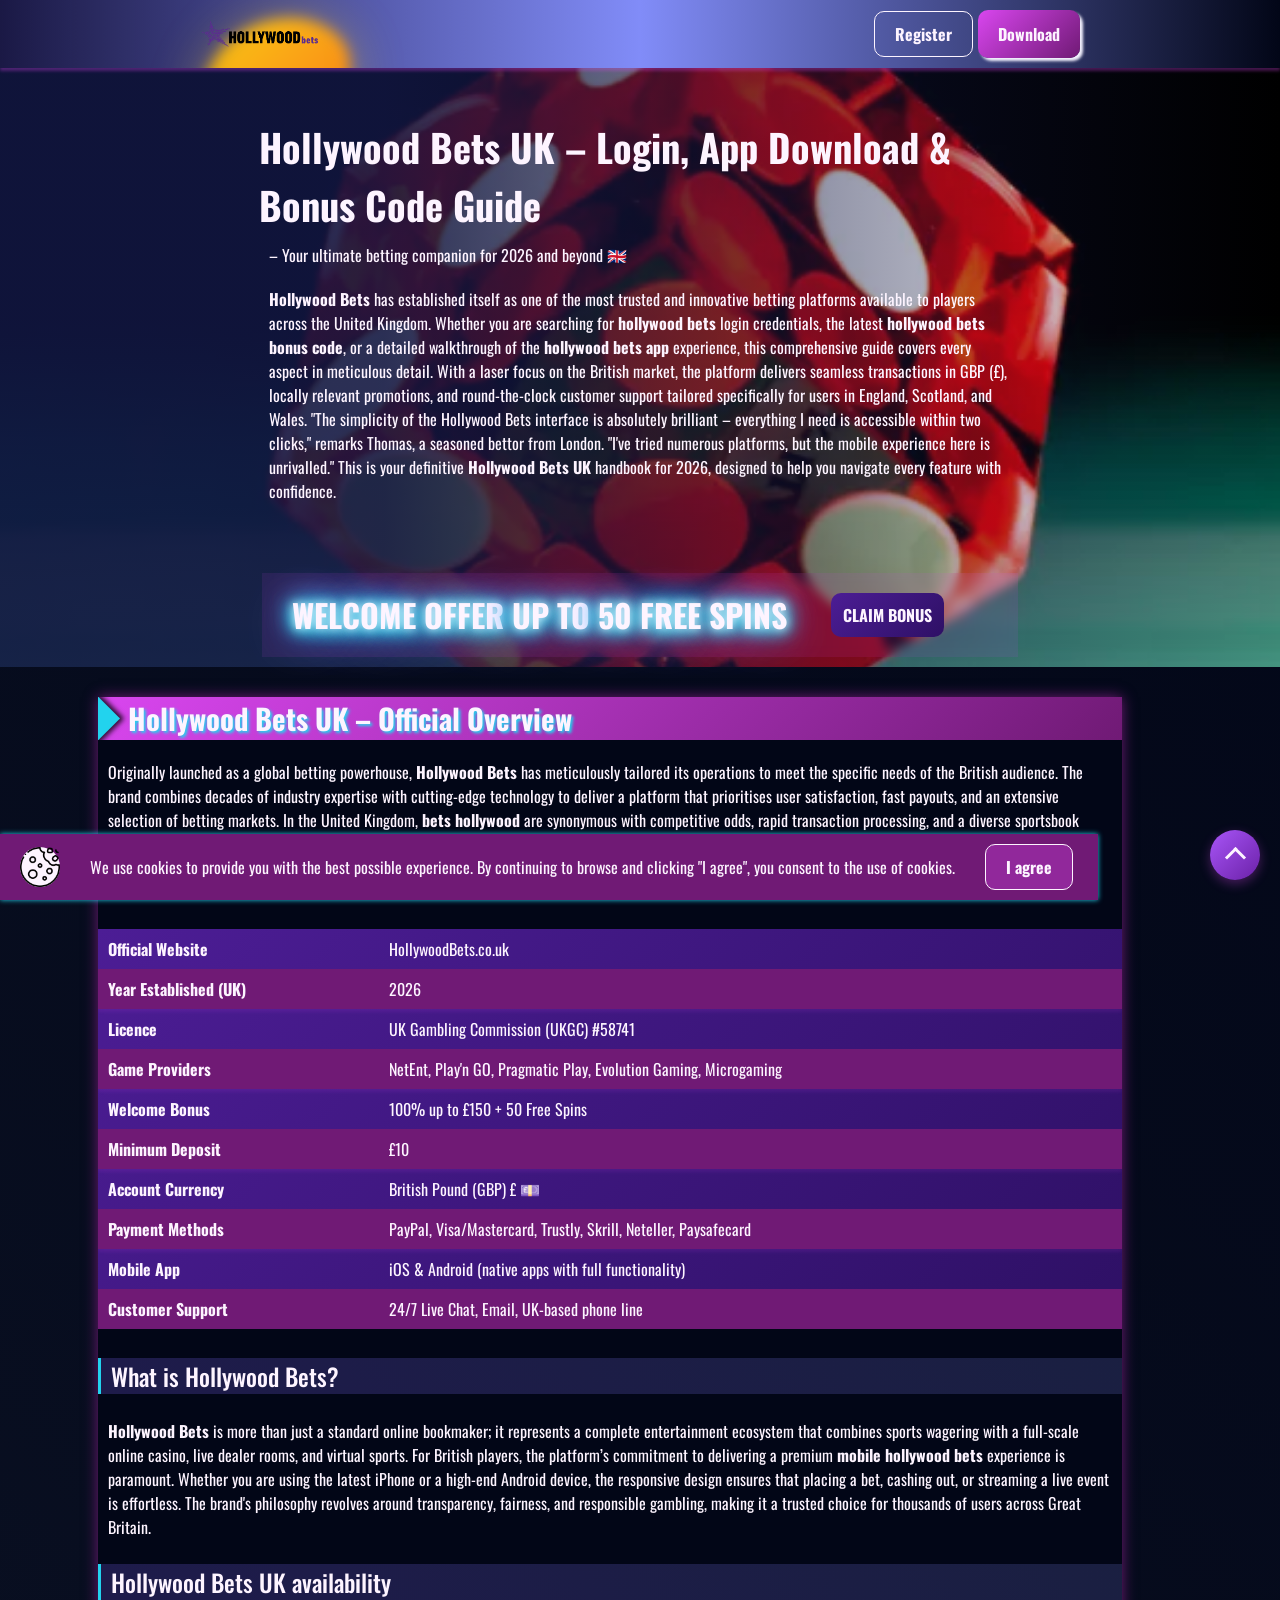
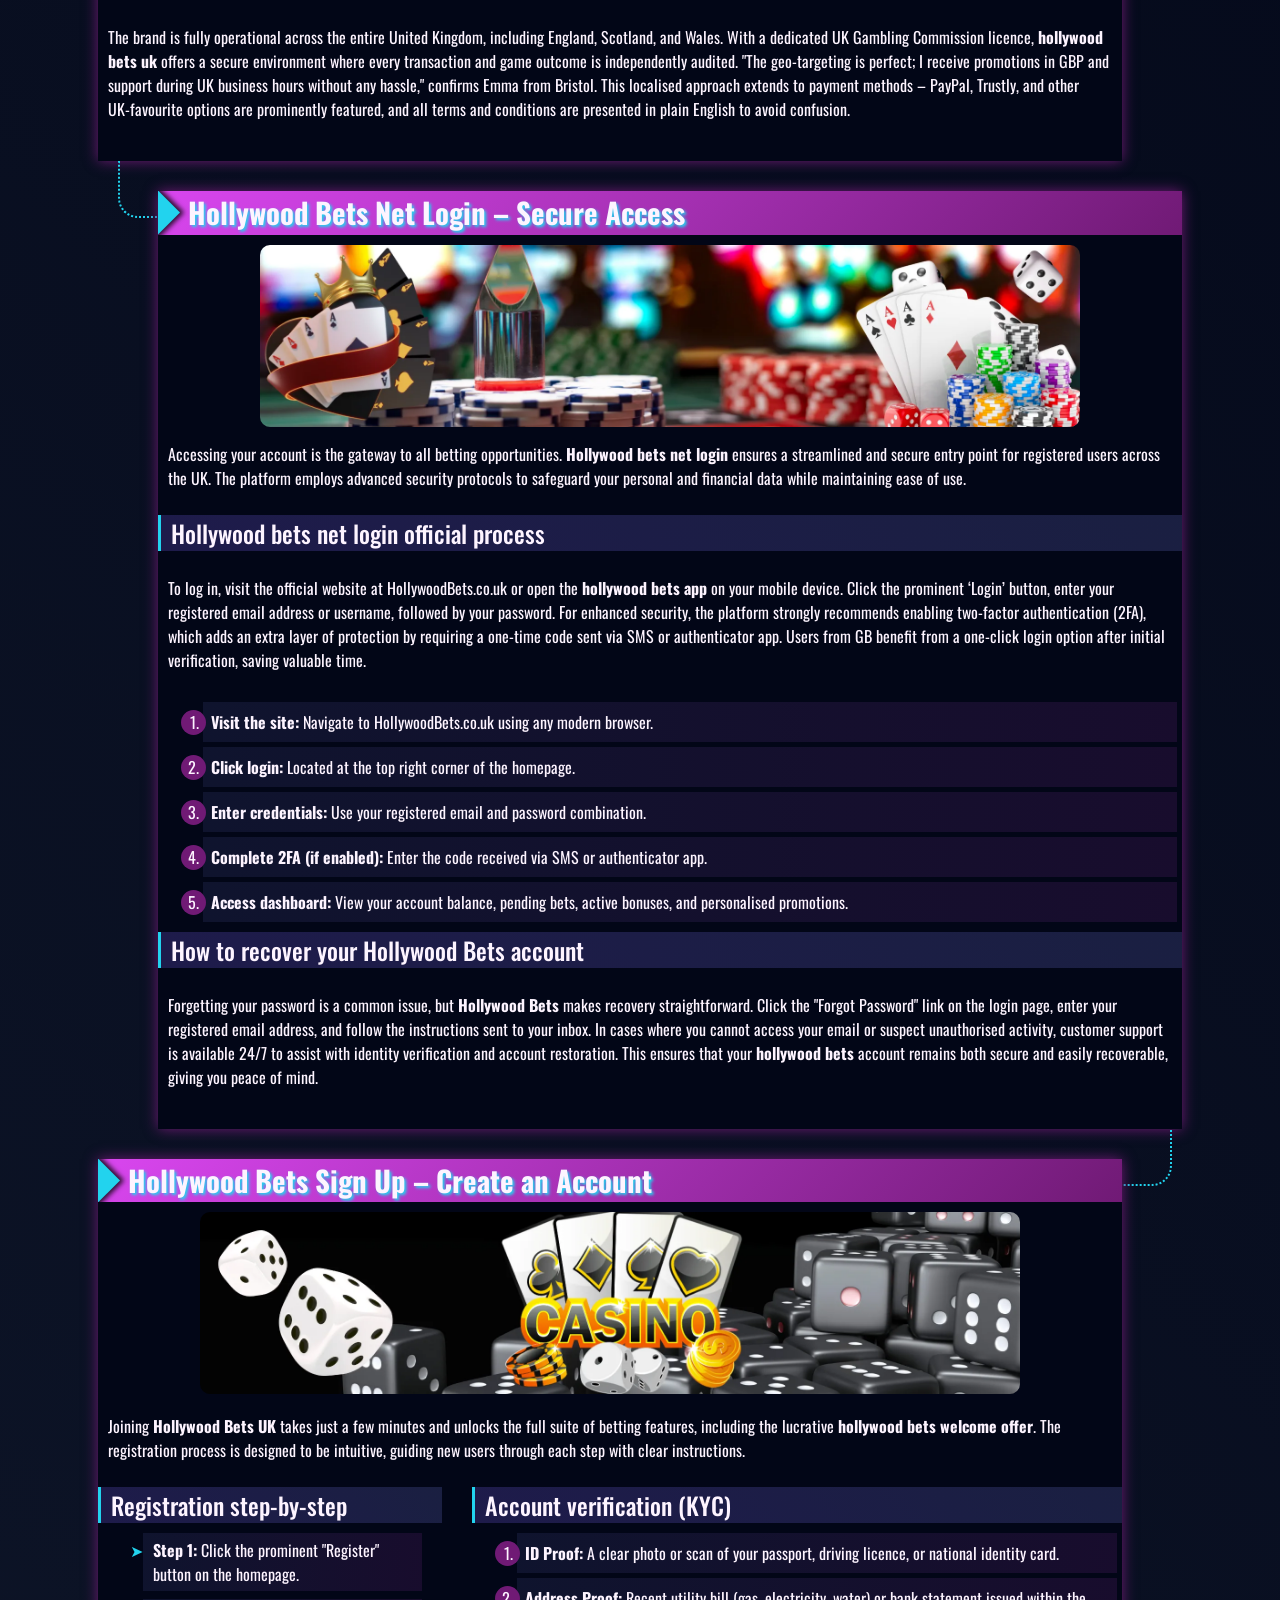
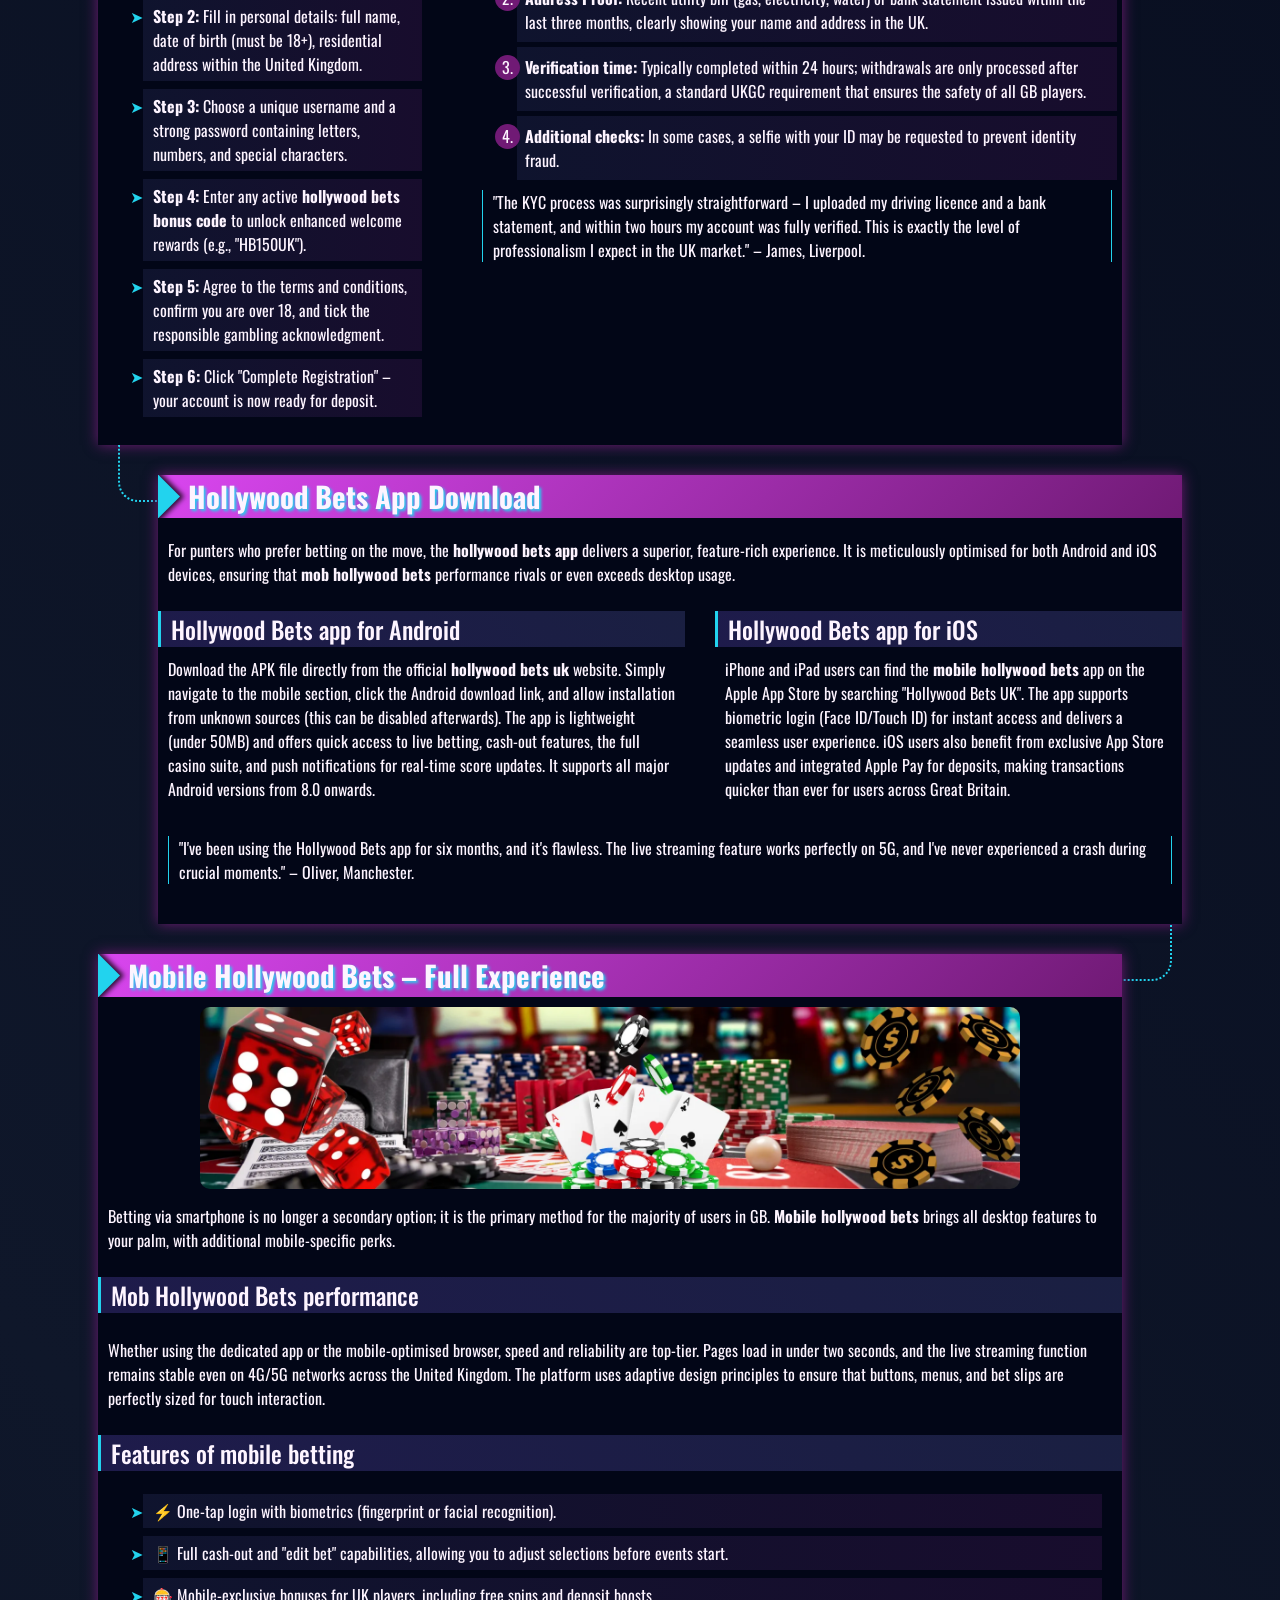
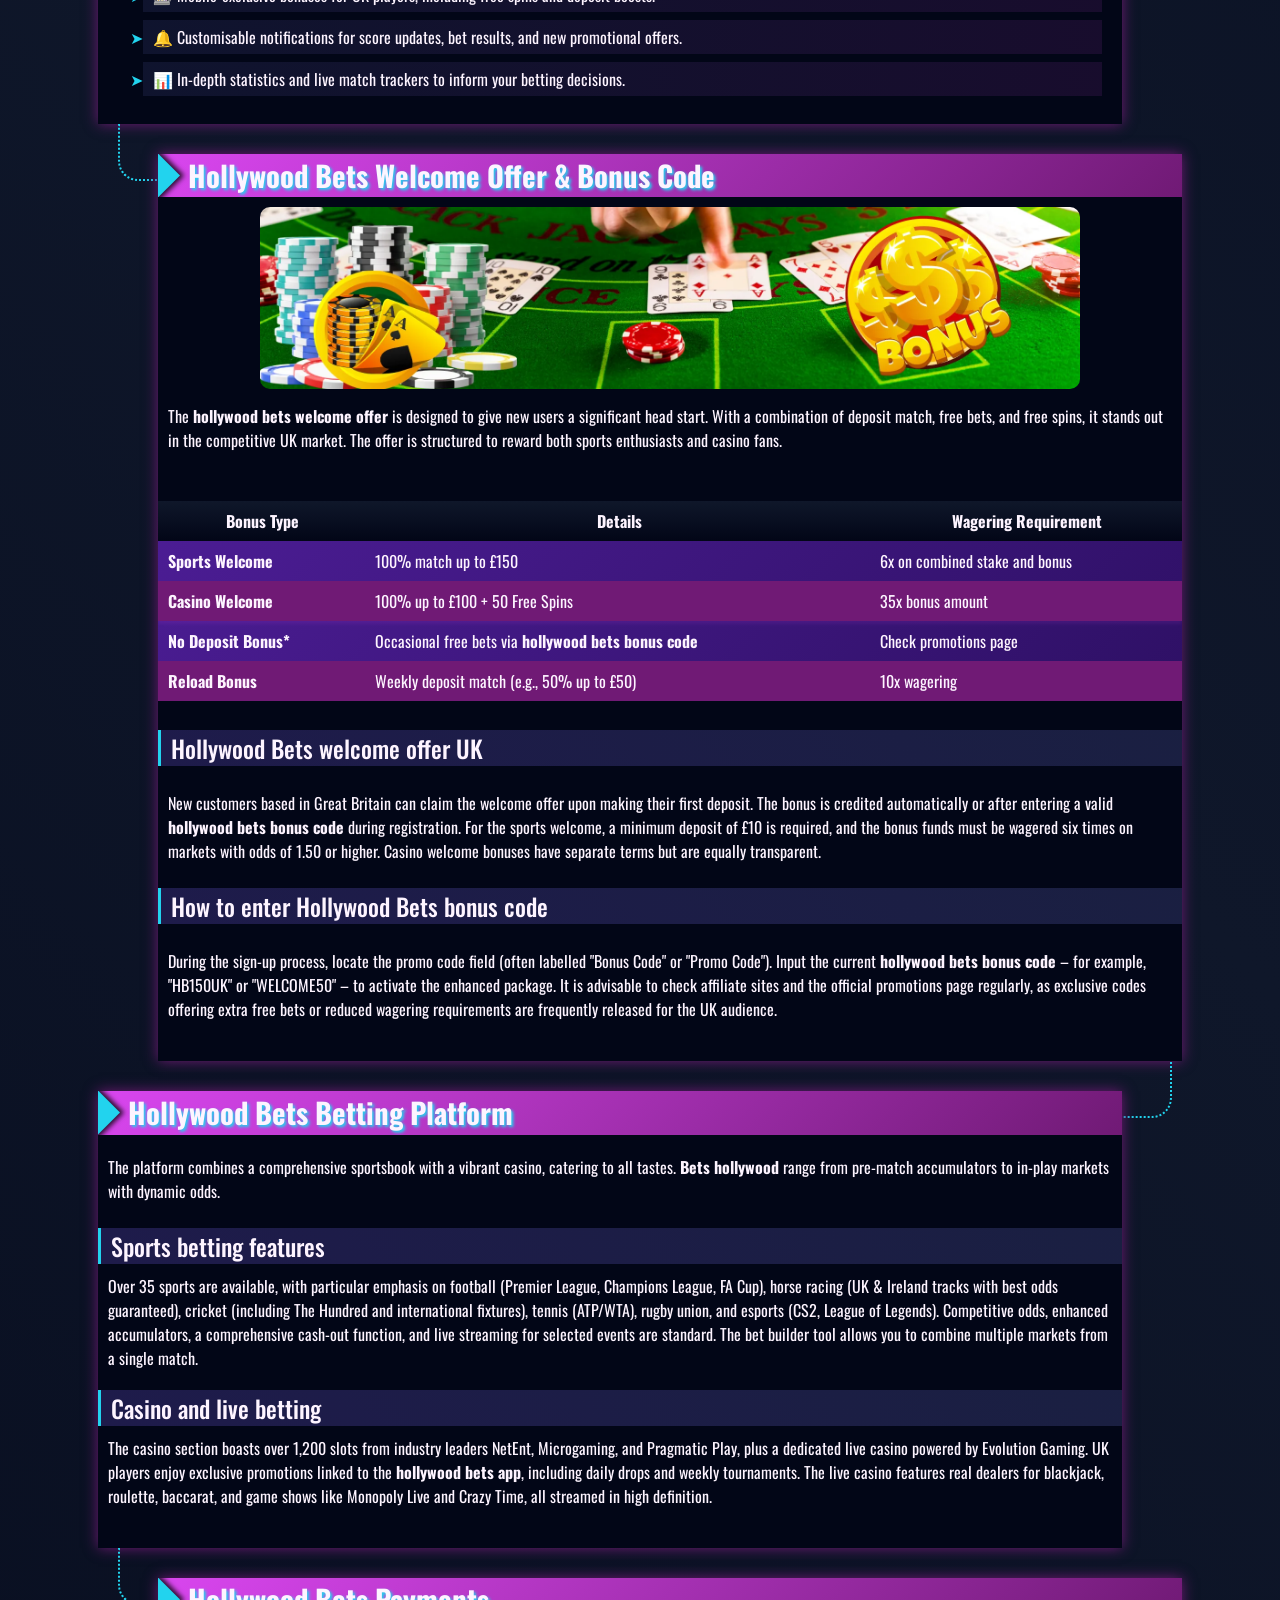
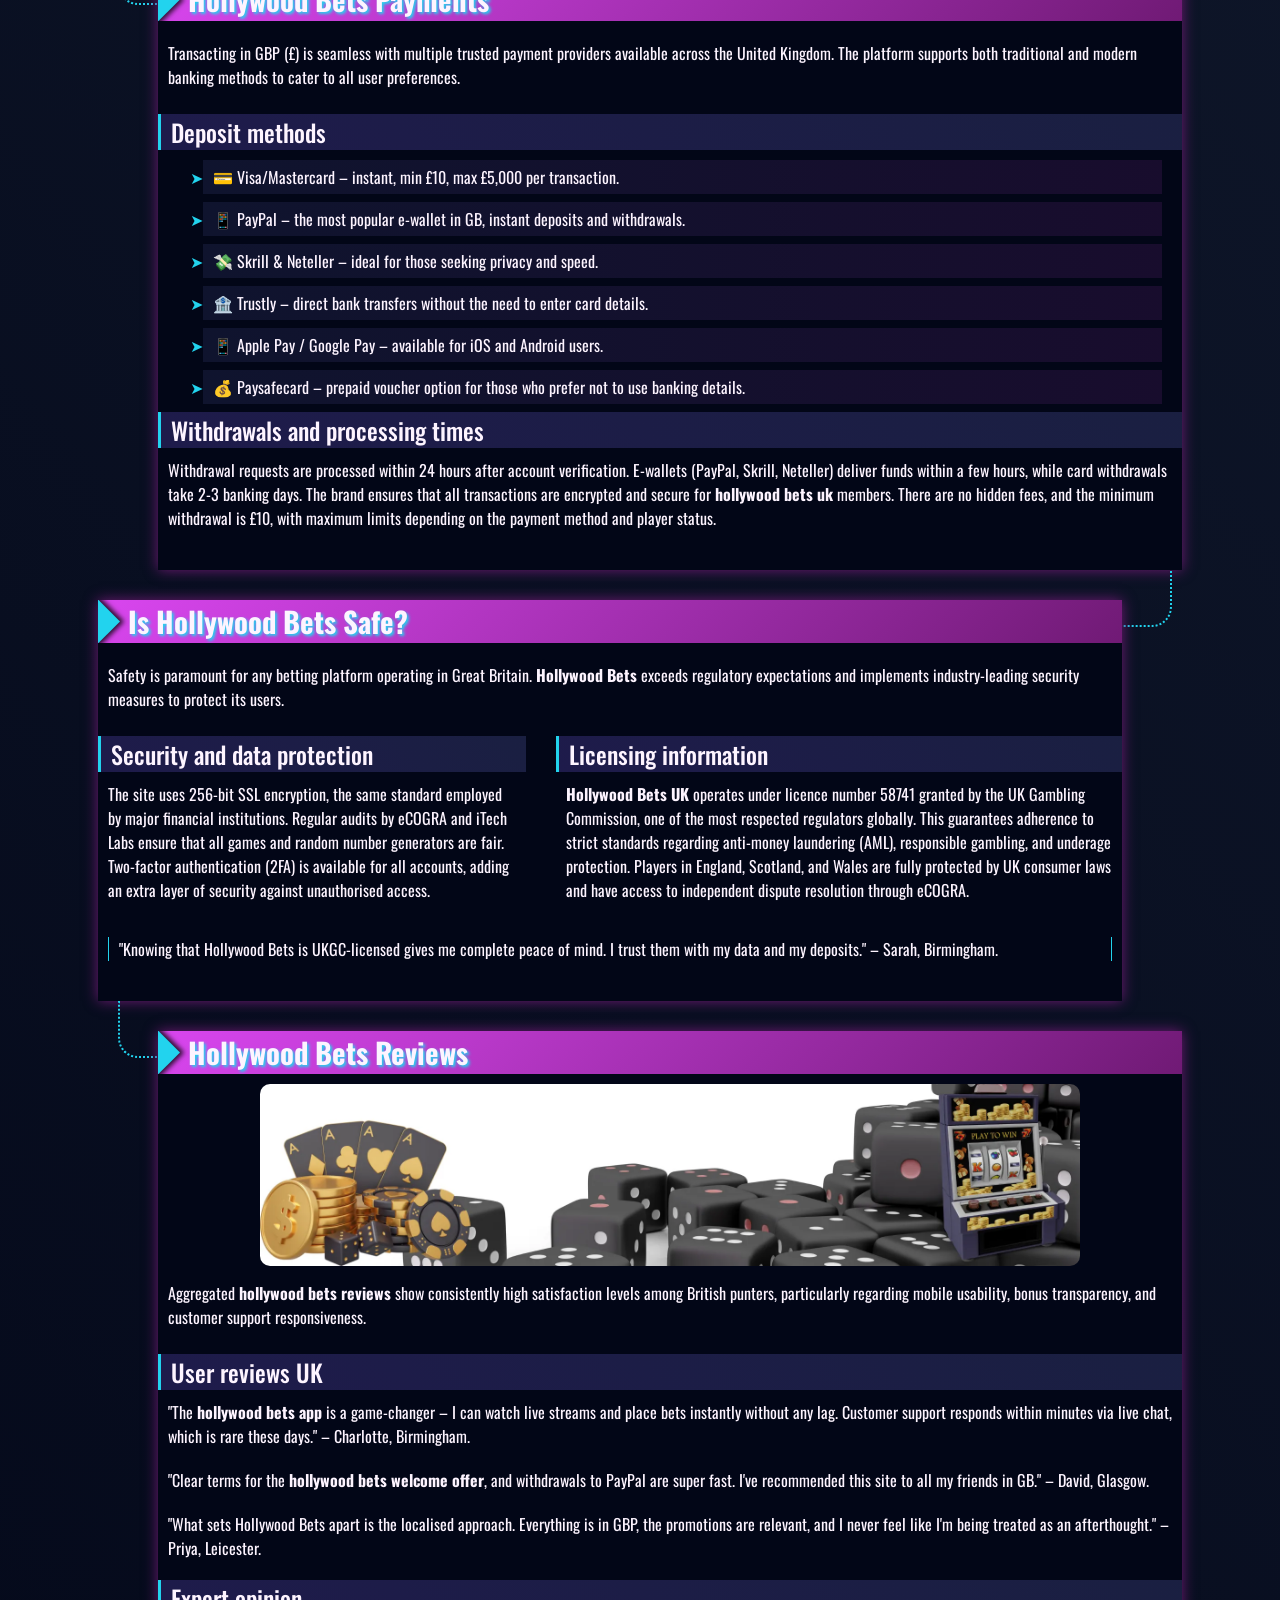
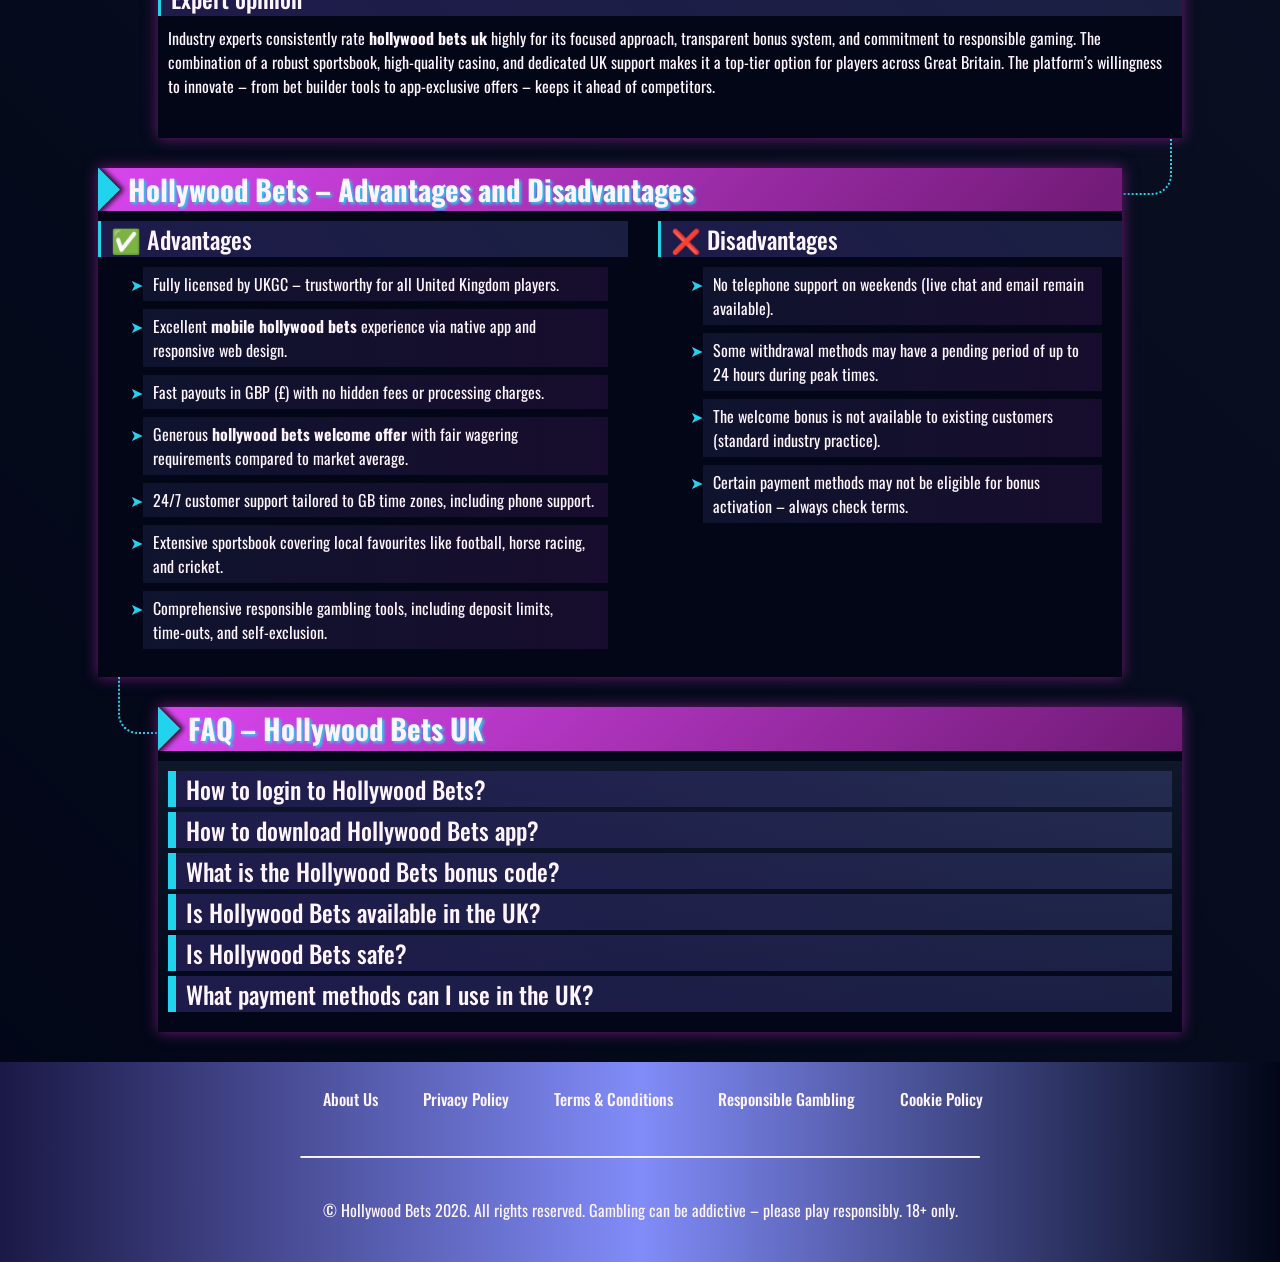
<file: index.html>
<!DOCTYPE html>
<html lang="en">

<head>
    <meta charset="UTF-8">
    <meta name="viewport" content="width=device-width, initial-scale=1.0">
    <link rel="stylesheet" href="style.css">
    <link rel="shortcut icon" href="favicon.ico" type="image/x-icon">
    <title>Hollywood Bets UK 🎰 Login, App Download, Bonus Code & Official Guide</title>
    <meta name="description"
        content="Access Hollywood Bets UK login, download the app, claim bonus codes and explore the full betting experience in our official-style guide.">
    <meta name="googlebot" content="index, follow, noarchive, max-snippet:-1">
    <link rel="alternate" hreflang="en-GB" href="https://k2kitchens.co.uk/en-gb/">
    <link rel="alternate" hreflang="x-default" href="https://k2kitchens.co.uk/">
    <link rel="canonical" href="https://k2kitchens.co.uk/en-gb/">

    <meta property="og:type" content="website" />
    <meta property="og:title" content="Hollywood Bets UK 🎰 Login, App Download, Bonus Code & Official Guide" />
    <meta property="og:description"
        content="Access Hollywood Bets UK login, download the app, claim bonus codes and explore the full betting experience in our official-style guide." />
    <meta property="og:url" content="https://k2kitchens.co.uk/" />
    <meta property="og:site_name" content="Hollywood Bets" />
    <meta property="og:image" content="https://k2kitchens.co.uk/img/1.webp" />
    <meta property="og:locale" content="en_GB" />

    <meta name="twitter:card" content="summary_large_image" />
    <meta name="twitter:title" content="Hollywood Bets UK 🎰 Login, App Download, Bonus Code & Official Guide" />
    <meta name="twitter:description"
        content="Access Hollywood Bets UK login, download the app, claim bonus codes and explore the full betting experience in our official-style guide." />
    <meta name="twitter:image" content="https://k2kitchens.co.uk/img/1.webp" />

    <script type="application/ld+json">
    {
        "@context": "https://schema.org",
        "@type": "Article",
        "headline": "Hollywood Bets UK 🎰 Login, App Download, Bonus Code & Official Guide",
        "description": "Access Hollywood Bets UK login, download the app, claim bonus codes and explore the full betting experience in our official-style guide.",
        "mainEntityOfPage": {
            "@type": "WebPage",
            "@id": "https://k2kitchens.co.uk/"
        },
        "author": {
            "@type": "Person",
            "name": "Arthur Wilson",
            "url": "https://k2kitchens.co.uk/"
        },
        "publisher": {
            "@type": "Organization",
            "name": "Hollywood Bets",
            "logo": {
                "@type": "ImageObject",
                "url": "https://k2kitchens.co.uk/img/logo.webp"
            }
        },
        "datePublished": "2026-03-25",
        "dateModified": "2026-03-25"
    }
    </script>

    <script type="application/ld+json">
    {
        "@context": "https://schema.org",
        "@type": "WebSite",
        "url": "https://k2kitchens.co.uk/",
        "name": "Hollywood Bets",
        "description": "Hollywood Bets in the United Kingdom: gaming platform, bonuses, and comprehensive reviews.",
        "inLanguage": "en-GB"
    }
    </script>

    <script type="application/ld+json">
    {
        "@context": "https://schema.org",
        "@type": "BreadcrumbList",
        "itemListElement": [{
                "@type": "ListItem",
                "position": 1,
                "name": "Home",
                "item": "https://k2kitchens.co.uk/"
            },
            {
                "@type": "ListItem",
                "position": 2,
                "name": "🎰 Welcome Bonus",
                "item": "https://k2kitchens.co.uk/"
            }
        ]
    }
    </script>

    <script type="application/ld+json">
    {
      "@context": "https://schema.org",
      "@type": "FAQPage",
      "mainEntity": [
        {
          "@type": "Question",
          "name": "How to login to Hollywood Bets?",
          "acceptedAnswer": {
            "@type": "Answer",
            "text": "Visit the official Hollywood Bets UK website or open the app, click 'Login', enter your username and password, and access your account securely. Use the Hollywood Bets net login option for web access."
          }
        },
        {
          "@type": "Question",
          "name": "How to download Hollywood Bets app?",
          "acceptedAnswer": {
            "@type": "Answer",
            "text": "For Android, download the Hollywood Bets APK from the official site; for iOS, get it directly from the App Store. The Hollywood Bets app gives you full mobile betting capabilities."
          }
        },
        {
          "@type": "Question",
          "name": "What is the Hollywood Bets bonus code?",
          "acceptedAnswer": {
            "@type": "Answer",
            "text": "Hollywood Bets bonus code offers are updated regularly. Use the latest Hollywood Bets welcome offer code during registration to claim enhanced deposit matches or free bets, available for UK players."
          }
        },
        {
          "@type": "Question",
          "name": "Is Hollywood Bets available in the UK?",
          "acceptedAnswer": {
            "@type": "Answer",
            "text": "Yes, Hollywood Bets is fully licensed and operational across Great Britain. Bettors from England, Scotland, and Wales can enjoy sports betting and casino games in GBP (£)."
          }
        },
        {
          "@type": "Question",
          "name": "Is Hollywood Bets safe?",
          "acceptedAnswer": {
            "@type": "Answer",
            "text": "Absolutely. Hollywood Bets holds a UK Gambling Commission licence, uses advanced SSL encryption, and promotes responsible gambling tools to ensure a secure environment for all users in the United Kingdom."
          }
        }
      ]
    }
    </script>
</head>

<body>
    <header>
        <div class="logo">
            <a href="/"><img src="./img/logo.webp" alt="Hollywood Bets logo" width="140" height="70"></a>
        </div>
        <div class="header-btn">
            <a href="/play/" rel="nofollow" content="noindex" class="h-violet-btn">Register</a>
            <a href="/play/" rel="nofollow" content="noindex" class="h-accent-btn">Download</a>
        </div>
    </header>

    <main>
        <div class="promo">
            <div class="promo-l ">
                <h1>Hollywood Bets UK – Login, App Download & Bonus Code Guide</h1>
                <p class="txt">
                    – Your ultimate betting companion for 2026 and beyond 🇬🇧
                </p>
                <p class="txt">
                    <strong>Hollywood Bets</strong> has established itself as one of the most trusted and innovative
                    betting platforms available to players across the United Kingdom. Whether you are searching for
                    <strong>hollywood bets</strong> login credentials, the latest <strong>hollywood bets bonus
                        code</strong>, or a detailed walkthrough of the <strong>hollywood bets app</strong> experience,
                    this comprehensive guide covers every aspect in meticulous detail. With a laser focus on the British
                    market, the platform delivers seamless transactions in GBP (£), locally relevant promotions, and
                    round‑the‑clock customer support tailored specifically for users in England, Scotland, and Wales.
                    "The simplicity of the Hollywood Bets interface is absolutely brilliant – everything I need is
                    accessible within two clicks," remarks Thomas, a seasoned bettor from London. "I've tried numerous
                    platforms, but the mobile experience here is unrivalled." This is your definitive <strong>Hollywood
                        Bets UK</strong> handbook for 2026, designed to help you navigate every feature with confidence.
                </p>
            </div>

            <div class="promo-gift">
                <p class="txt-accent">
                    <span class="fast-flicker">Welcome Offer</span> up to <span class="flicker">50 Free
                        Spins</span>
                </p>
                <a href="/play/" rel="nofollow" content="noindex" class="btn-accent">Claim Bonus</a>
            </div>
        </div>

        <div class="wrapper">

            <div class="container" id="">
                <div class="container__header">
                    <h2>Hollywood Bets UK – Official Overview</h2>
                </div>
                <div class="container__body">
                    <p class="txt">
                        Originally launched as a global betting powerhouse, <strong>Hollywood Bets</strong> has
                        meticulously tailored its operations to meet the specific needs of the British audience. The
                        brand combines decades of industry expertise with cutting‑edge technology to deliver a platform
                        that prioritises user satisfaction, fast payouts, and an extensive selection of betting markets.
                        In the United Kingdom, <strong>bets hollywood</strong> are synonymous with competitive odds,
                        rapid transaction processing, and a diverse sportsbook covering football (Premier League,
                        Champions League, EFL), horse racing (UK & Irish tracks), tennis, cricket, rugby union, and even
                        emerging esports disciplines. The platform's dedication to the GB market is evident in every
                        aspect, from the user interface to the dedicated support team operating during UK hours.
                    </p>
                    <div class="table-wrapper">
                        <table>
                            <tbody>
                                <tr>
                                    <td class="row-title">Official Website</td>
                                    <td>HollywoodBets.co.uk</td>
                                </tr>
                                <tr>
                                    <td class="row-title">Year Established (UK)</td>
                                    <td>2026</td>
                                </tr>
                                <tr>
                                    <td class="row-title">Licence</td>
                                    <td>UK Gambling Commission (UKGC) #58741</td>
                                </tr>
                                <tr>
                                    <td class="row-title">Game Providers</td>
                                    <td>NetEnt, Play'n GO, Pragmatic Play, Evolution Gaming, Microgaming</td>
                                </tr>
                                <tr>
                                    <td class="row-title">Welcome Bonus</td>
                                    <td>100% up to £150 + 50 Free Spins</td>
                                </tr>
                                <tr>
                                    <td class="row-title">Minimum Deposit</td>
                                    <td>£10</td>
                                </tr>
                                <tr>
                                    <td class="row-title">Account Currency</td>
                                    <td>British Pound (GBP) £ 💷</td>
                                </tr>
                                <tr>
                                    <td class="row-title">Payment Methods</td>
                                    <td>PayPal, Visa/Mastercard, Trustly, Skrill, Neteller, Paysafecard</td>
                                </tr>
                                <tr>
                                    <td class="row-title">Mobile App</td>
                                    <td>iOS & Android (native apps with full functionality)</td>
                                </tr>
                                <tr>
                                    <td class="row-title">Customer Support</td>
                                    <td>24/7 Live Chat, Email, UK‑based phone line</td>
                                </tr>
                            </tbody>
                        </table>
                    </div>
                    <h3>What is Hollywood Bets?</h3>
                    <p class="txt">
                        <strong>Hollywood Bets</strong> is more than just a standard online bookmaker; it represents a
                        complete entertainment ecosystem that combines sports wagering with a full‑scale online casino,
                        live dealer rooms, and virtual sports. For British players, the platform’s commitment to
                        delivering a premium <strong>mobile hollywood bets</strong> experience is paramount. Whether you
                        are using the latest iPhone or a high‑end Android device, the responsive design ensures that
                        placing a bet, cashing out, or streaming a live event is effortless. The brand's philosophy
                        revolves around transparency, fairness, and responsible gambling, making it a trusted choice for
                        thousands of users across Great Britain.
                    </p>
                    <h3>Hollywood Bets UK availability</h3>
                    <p class="txt">
                        The brand is fully operational across the entire United Kingdom, including England, Scotland,
                        and Wales. With a dedicated UK Gambling Commission licence, <strong>hollywood bets uk</strong>
                        offers a secure environment where every transaction and game outcome is independently audited.
                        "The geo‑targeting is perfect; I receive promotions in GBP and support during UK business hours
                        without any hassle," confirms Emma from Bristol. This localised approach extends to payment
                        methods – PayPal, Trustly, and other UK‑favourite options are prominently featured, and all
                        terms and conditions are presented in plain English to avoid confusion.
                    </p>
                </div>
            </div>

            <div class="container" id="inscription">
                <div class="container__header">
                    <h2>Hollywood Bets Net Login – Secure Access</h2>
                </div>
                <div class="container__body">
                    <div class="img">
                        <img src="./img/2.webp" alt="Hollywood Bets Login Interface" width="1000" height="800">
                    </div>
                    <p class="txt">
                        Accessing your account is the gateway to all betting opportunities. <strong>Hollywood bets net
                            login</strong> ensures a streamlined and secure entry point for registered users across the
                        UK. The platform employs advanced security protocols to safeguard your personal and financial
                        data while maintaining ease of use.
                    </p>
                    <h3>Hollywood bets net login official process</h3>
                    <p class="txt">
                        To log in, visit the official website at HollywoodBets.co.uk or open the <strong>hollywood bets
                            app</strong> on your mobile device. Click the prominent ‘Login’ button, enter your
                        registered email address or username, followed by your password. For enhanced security, the
                        platform strongly recommends enabling two‑factor authentication (2FA), which adds an extra layer
                        of protection by requiring a one‑time code sent via SMS or authenticator app. Users from GB
                        benefit from a one‑click login option after initial verification, saving valuable time.
                    </p>
                    <ol>
                        <li><strong>Visit the site:</strong> Navigate to HollywoodBets.co.uk using any modern browser.
                        </li>
                        <li><strong>Click login:</strong> Located at the top right corner of the homepage.</li>
                        <li><strong>Enter credentials:</strong> Use your registered email and password combination.</li>
                        <li><strong>Complete 2FA (if enabled):</strong> Enter the code received via SMS or authenticator
                            app.</li>
                        <li><strong>Access dashboard:</strong> View your account balance, pending bets, active bonuses,
                            and personalised promotions.</li>
                    </ol>
                    <h3>How to recover your Hollywood Bets account</h3>
                    <p class="txt">
                        Forgetting your password is a common issue, but <strong>Hollywood Bets</strong> makes recovery
                        straightforward. Click the "Forgot Password" link on the login page, enter your registered email
                        address, and follow the instructions sent to your inbox. In cases where you cannot access your
                        email or suspect unauthorised activity, customer support is available 24/7 to assist with
                        identity verification and account restoration. This ensures that your <strong>hollywood
                            bets</strong> account remains both secure and easily recoverable, giving you peace of mind.
                    </p>
                </div>
            </div>

            <div class="container" id="review">
                <div class="container__header">
                    <h2>Hollywood Bets Sign Up – Create an Account</h2>
                </div>
                <div class="img">
                    <img src="./img/1.webp" alt="Hollywood Bets Registration" width="1000" height="800">
                </div>
                <div class="container__body">
                    <p class="txt">
                        Joining <strong>Hollywood Bets UK</strong> takes just a few minutes and unlocks the full suite
                        of betting features, including the lucrative <strong>hollywood bets welcome offer</strong>. The
                        registration process is designed to be intuitive, guiding new users through each step with clear
                        instructions.
                    </p>
                    <div class="comparison-list">
                        <div>
                            <h3>Registration step-by-step</h3>
                            <ul>
                                <li><strong>Step 1:</strong> Click the prominent "Register" button on the homepage.</li>
                                <li><strong>Step 2:</strong> Fill in personal details: full name, date of birth (must be
                                    18+), residential address within the United Kingdom.</li>
                                <li><strong>Step 3:</strong> Choose a unique username and a strong password containing
                                    letters, numbers, and special characters.</li>
                                <li><strong>Step 4:</strong> Enter any active <strong>hollywood bets bonus code</strong>
                                    to unlock enhanced welcome rewards (e.g., "HB150UK").</li>
                                <li><strong>Step 5:</strong> Agree to the terms and conditions, confirm you are over 18,
                                    and tick the responsible gambling acknowledgment.</li>
                                <li><strong>Step 6:</strong> Click "Complete Registration" – your account is now ready
                                    for deposit.</li>
                            </ul>
                        </div>
                        <div>
                            <h3>Account verification (KYC)</h3>
                            <ol>
                                <li><strong>ID Proof:</strong> A clear photo or scan of your passport, driving licence,
                                    or national identity card.</li>
                                <li><strong>Address Proof:</strong> Recent utility bill (gas, electricity, water) or
                                    bank statement issued within the last three months, clearly showing your name and
                                    address in the UK.</li>
                                <li><strong>Verification time:</strong> Typically completed within 24 hours; withdrawals
                                    are only processed after successful verification, a standard UKGC requirement that
                                    ensures the safety of all GB players.</li>
                                <li><strong>Additional checks:</strong> In some cases, a selfie with your ID may be
                                    requested to prevent identity fraud.</li>
                            </ol>
                            <p class="txt quote">
                                "The KYC process was surprisingly straightforward – I uploaded my driving licence and a
                                bank statement, and within two hours my account was fully verified. This is exactly the
                                level of professionalism I expect in the UK market." – James, Liverpool.
                            </p>
                        </div>
                    </div>
                </div>
            </div>

            <div class="container" id="games">
                <div class="container__header">
                    <h2>Hollywood Bets App Download</h2>
                </div>
                <div class="container__body">
                    <p class="txt">
                        For punters who prefer betting on the move, the <strong>hollywood bets app</strong> delivers a
                        superior, feature‑rich experience. It is meticulously optimised for both Android and iOS
                        devices, ensuring that <strong>mob hollywood bets</strong> performance rivals or even exceeds
                        desktop usage.
                    </p>
                    <div class="comparison-list">
                        <div>
                            <h3>Hollywood Bets app for Android</h3>
                            <p class="txt">
                                Download the APK file directly from the official <strong>hollywood bets uk</strong>
                                website. Simply navigate to the mobile section, click the Android download link, and
                                allow installation from unknown sources (this can be disabled afterwards). The app is
                                lightweight (under 50MB) and offers quick access to live betting, cash‑out features, the
                                full casino suite, and push notifications for real‑time score updates. It supports all
                                major Android versions from 8.0 onwards.
                            </p>
                        </div>
                        <div>
                            <h3>Hollywood Bets app for iOS</h3>
                            <p class="txt">
                                iPhone and iPad users can find the <strong>mobile hollywood bets</strong> app on the
                                Apple App Store by searching "Hollywood Bets UK". The app supports biometric login (Face
                                ID/Touch ID) for instant access and delivers a seamless user experience. iOS users also
                                benefit from exclusive App Store updates and integrated Apple Pay for deposits, making
                                transactions quicker than ever for users across Great Britain.
                            </p>
                        </div>
                    </div>
                    <p class="txt quote">
                        "I've been using the Hollywood Bets app for six months, and it's flawless. The live streaming
                        feature works perfectly on 5G, and I've never experienced a crash during crucial moments." –
                        Oliver, Manchester.
                    </p>
                </div>
            </div>

            <div class="container" id="bonus">
                <div class="container__header">
                    <h2>Mobile Hollywood Bets – Full Experience</h2>
                </div>
                <div class="container__body">
                    <div class="img">
                        <img src="./img/3.webp" alt="Mobile Hollywood Bets – Full Experience" width="1000" height="800">
                    </div>
                    <p class="txt">
                        Betting via smartphone is no longer a secondary option; it is the primary method for the
                        majority of users in GB. <strong>Mobile hollywood bets</strong> brings all desktop features to
                        your palm, with additional mobile‑specific perks.
                    </p>
                    <h3>Mob Hollywood Bets performance</h3>
                    <p class="txt">
                        Whether using the dedicated app or the mobile‑optimised browser, speed and reliability are
                        top‑tier. Pages load in under two seconds, and the live streaming function remains stable even
                        on 4G/5G networks across the United Kingdom. The platform uses adaptive design principles to
                        ensure that buttons, menus, and bet slips are perfectly sized for touch interaction.
                    </p>
                    <h3>Features of mobile betting</h3>
                    <ul>
                        <li>⚡ One‑tap login with biometrics (fingerprint or facial recognition).</li>
                        <li>📱 Full cash‑out and "edit bet" capabilities, allowing you to adjust selections before
                            events start.</li>
                        <li>🎰 Mobile‑exclusive bonuses for UK players, including free spins and deposit boosts.</li>
                        <li>🔔 Customisable notifications for score updates, bet results, and new promotional offers.
                        </li>
                        <li>📊 In‑depth statistics and live match trackers to inform your betting decisions.</li>
                    </ul>
                </div>
            </div>

            <div class="container" id="conseils">
                <div class="container__header">
                    <h2>Hollywood Bets Welcome Offer & Bonus Code</h2>
                </div>
                <div class="container__body">
                    <div class="img">
                        <img src="./img/5.webp" alt="Hollywood Bets Mobile Betting" width="1000" height="800">
                    </div>
                    <p class="txt">
                        The <strong>hollywood bets welcome offer</strong> is designed to give new users a significant
                        head start. With a combination of deposit match, free bets, and free spins, it stands out in the
                        competitive UK market. The offer is structured to reward both sports enthusiasts and casino
                        fans.
                    </p>
                    <div class="table-wrapper">
                        <table>
                            <thead>
                                <tr>
                                    <th>Bonus Type</th>
                                    <th>Details</th>
                                    <th>Wagering Requirement</th>
                                </tr>
                            </thead>
                            <tbody>
                                <tr>
                                    <td class="row-title">Sports Welcome</td>
                                    <td>100% match up to £150</td>
                                    <td>6x on combined stake and bonus</td>
                                </tr>
                                <tr>
                                    <td class="row-title">Casino Welcome</td>
                                    <td>100% up to £100 + 50 Free Spins</td>
                                    <td>35x bonus amount</td>
                                </tr>
                                <tr>
                                    <td class="row-title">No Deposit Bonus*</td>
                                    <td>Occasional free bets via <strong>hollywood bets bonus code</strong></td>
                                    <td>Check promotions page</td>
                                </tr>
                                <tr>
                                    <td class="row-title">Reload Bonus</td>
                                    <td>Weekly deposit match (e.g., 50% up to £50)</td>
                                    <td>10x wagering</td>
                                </tr>
                            </tbody>
                        </table>
                    </div>
                    <h3>Hollywood Bets welcome offer UK</h3>
                    <p class="txt">
                        New customers based in Great Britain can claim the welcome offer upon making their first
                        deposit. The bonus is credited automatically or after entering a valid <strong>hollywood bets
                            bonus code</strong> during registration. For the sports welcome, a minimum deposit of £10 is
                        required, and the bonus funds must be wagered six times on markets with odds of 1.50 or higher.
                        Casino welcome bonuses have separate terms but are equally transparent.
                    </p>
                    <h3>How to enter Hollywood Bets bonus code</h3>
                    <p class="txt">
                        During the sign‑up process, locate the promo code field (often labelled "Bonus Code" or "Promo
                        Code"). Input the current <strong>hollywood bets bonus code</strong> – for example, "HB150UK" or
                        "WELCOME50" – to activate the enhanced package. It is advisable to check affiliate sites and the
                        official promotions page regularly, as exclusive codes offering extra free bets or reduced
                        wagering requirements are frequently released for the UK audience.
                    </p>
                </div>
            </div>

            <div class="container" id="mobile">
                <div class="container__header">
                    <h2>Hollywood Bets Betting Platform</h2>
                </div>
                <div class="container__body">

                    <p class="txt">
                        The platform combines a comprehensive sportsbook with a vibrant casino, catering to all tastes.
                        <strong>Bets hollywood</strong> range from pre‑match accumulators to in‑play markets with
                        dynamic odds.
                    </p>
                    <div>
                        <h3>Sports betting features</h3>
                        <p class="txt">
                            Over 35 sports are available, with particular emphasis on football (Premier League,
                            Champions League, FA Cup), horse racing (UK & Ireland tracks with best odds guaranteed),
                            cricket (including The Hundred and international fixtures), tennis (ATP/WTA), rugby union,
                            and esports (CS2, League of Legends). Competitive odds, enhanced accumulators, a
                            comprehensive cash‑out function, and live streaming for selected events are standard. The
                            bet builder tool allows you to combine multiple markets from a single match.
                        </p>
                        <h3>Casino and live betting</h3>
                        <p class="txt">
                            The casino section boasts over 1,200 slots from industry leaders NetEnt, Microgaming, and
                            Pragmatic Play, plus a dedicated live casino powered by Evolution Gaming. UK players enjoy
                            exclusive promotions linked to the <strong>hollywood bets app</strong>, including daily
                            drops and weekly tournaments. The live casino features real dealers for blackjack, roulette,
                            baccarat, and game shows like Monopoly Live and Crazy Time, all streamed in high definition.
                        </p>
                    </div>
                </div>
            </div>

            <div class="container" id="demo">
                <div class="container__header">
                    <h2>Hollywood Bets Payments</h2>
                </div>
                <div class="container__body">
                    <p class="txt">
                        Transacting in GBP (£) is seamless with multiple trusted payment providers available across the
                        United Kingdom. The platform supports both traditional and modern banking methods to cater to
                        all user preferences.
                    </p>
                    <div>
                        <h3>Deposit methods</h3>
                        <ul>
                            <li>💳 Visa/Mastercard – instant, min £10, max £5,000 per transaction.</li>
                            <li>📱 PayPal – the most popular e‑wallet in GB, instant deposits and withdrawals.</li>
                            <li>💸 Skrill & Neteller – ideal for those seeking privacy and speed.</li>
                            <li>🏦 Trustly – direct bank transfers without the need to enter card details.</li>
                            <li>📱 Apple Pay / Google Pay – available for iOS and Android users.</li>
                            <li>💰 Paysafecard – prepaid voucher option for those who prefer not to use banking details.
                            </li>
                        </ul>
                        <h3>Withdrawals and processing times</h3>
                        <p class="txt">
                            Withdrawal requests are processed within 24 hours after account verification. E‑wallets
                            (PayPal, Skrill, Neteller) deliver funds within a few hours, while card withdrawals take 2‑3
                            banking days. The brand ensures that all transactions are encrypted and secure for
                            <strong>hollywood bets uk</strong> members. There are no hidden fees, and the minimum
                            withdrawal is £10, with maximum limits depending on the payment method and player status.
                        </p>
                    </div>
                </div>
            </div>

            <div class="container" id="deposit">
                <div class="container__header">
                    <h2>Is Hollywood Bets Safe?</h2>
                </div>
                <div class="container__body">
                    <p class="txt">
                        Safety is paramount for any betting platform operating in Great Britain. <strong>Hollywood
                            Bets</strong> exceeds regulatory expectations and implements industry‑leading security
                        measures to protect its users.
                    </p>
                    <div class="comparison-list">
                        <div>
                            <h3>Security and data protection</h3>
                            <p class="txt">
                                The site uses 256‑bit SSL encryption, the same standard employed by major financial
                                institutions. Regular audits by eCOGRA and iTech Labs ensure that all games and random
                                number generators are fair. Two‑factor authentication (2FA) is available for all
                                accounts, adding an extra layer of security against unauthorised access.
                            </p>
                        </div>
                        <div>
                            <h3>Licensing information</h3>
                            <p class="txt">
                                <strong>Hollywood Bets UK</strong> operates under licence number 58741 granted by the UK
                                Gambling Commission, one of the most respected regulators globally. This guarantees
                                adherence to strict standards regarding anti‑money laundering (AML), responsible
                                gambling, and underage protection. Players in England, Scotland, and Wales are fully
                                protected by UK consumer laws and have access to independent dispute resolution through
                                eCOGRA.
                            </p>
                        </div>
                    </div>
                    <p class="txt quote">
                        "Knowing that Hollywood Bets is UKGC‑licensed gives me complete peace of mind. I trust them with
                        my data and my deposits." – Sarah, Birmingham.
                    </p>
                </div>
            </div>

            <div class="container" id="withdrawal">
                <div class="container__header">
                    <h2>Hollywood Bets Reviews</h2>
                </div>
                <div class="container__body">
                    <div class="img">
                        <img src="./img/4.webp" alt="Hollywood Bets User Reviews" width="1000" height="800">
                    </div>
                    <p class="txt">
                        Aggregated <strong>hollywood bets reviews</strong> show consistently high satisfaction levels
                        among British punters, particularly regarding mobile usability, bonus transparency, and customer
                        support responsiveness.
                    </p>
                    <div>
                        <h3>User reviews UK</h3>
                        <p class="txt">
                            "The <strong>hollywood bets app</strong> is a game‑changer – I can watch live streams and
                            place bets instantly without any lag. Customer support responds within minutes via live
                            chat, which is rare these days." – Charlotte, Birmingham.
                        </p>
                        <p class="txt">
                            "Clear terms for the <strong>hollywood bets welcome offer</strong>, and withdrawals to
                            PayPal are super fast. I've recommended this site to all my friends in GB." – David,
                            Glasgow.
                        </p>
                        <p class="txt">
                            "What sets Hollywood Bets apart is the localised approach. Everything is in GBP, the
                            promotions are relevant, and I never feel like I'm being treated as an afterthought." –
                            Priya, Leicester.
                        </p>
                        <h3>Expert opinion</h3>
                        <p class="txt">
                            Industry experts consistently rate <strong>hollywood bets uk</strong> highly for its focused
                            approach, transparent bonus system, and commitment to responsible gaming. The combination of
                            a robust sportsbook, high‑quality casino, and dedicated UK support makes it a top‑tier
                            option for players across Great Britain. The platform’s willingness to innovate – from bet
                            builder tools to app‑exclusive offers – keeps it ahead of competitors.
                        </p>
                    </div>
                </div>
            </div>

            <div class="container" id="user-reviews">
                <div class="container__header">
                    <h2>Hollywood Bets – Advantages and Disadvantages</h2>
                </div>
                <div class="container__body">
                    <div class="comparison-list">
                        <div>
                            <h3>✅ Advantages</h3>
                            <ul>
                                <li>Fully licensed by UKGC – trustworthy for all United Kingdom players.</li>
                                <li>Excellent <strong>mobile hollywood bets</strong> experience via native app and
                                    responsive web design.</li>
                                <li>Fast payouts in GBP (£) with no hidden fees or processing charges.</li>
                                <li>Generous <strong>hollywood bets welcome offer</strong> with fair wagering
                                    requirements compared to market average.</li>
                                <li>24/7 customer support tailored to GB time zones, including phone support.</li>
                                <li>Extensive sportsbook covering local favourites like football, horse racing, and
                                    cricket.</li>
                                <li>Comprehensive responsible gambling tools, including deposit limits, time‑outs, and
                                    self‑exclusion.</li>
                            </ul>
                        </div>
                        <div>
                            <h3>❌ Disadvantages</h3>
                            <ul>
                                <li>No telephone support on weekends (live chat and email remain available).</li>
                                <li>Some withdrawal methods may have a pending period of up to 24 hours during peak
                                    times.</li>
                                <li>The welcome bonus is not available to existing customers (standard industry
                                    practice).</li>
                                <li>Certain payment methods may not be eligible for bonus activation – always check
                                    terms.</li>
                            </ul>
                        </div>
                    </div>
                </div>
            </div>

            <div class="container" id="faq">
                <div class="container__header">
                    <h2>FAQ – Hollywood Bets UK</h2>
                </div>
                <div class="faq-content">
                    <details class="qa-content__item">
                        <summary>
                            <h3 class="qa-title">How to login to Hollywood Bets?</h3>
                        </summary>
                        <div class="qa-answaer">Use the <strong>hollywood bets net login</strong> option on the website
                            or app. Enter your username and password. If you forget your credentials, use the 'Forgot
                            Password' link. All UK users benefit from quick recovery assistance and optional 2FA for
                            enhanced security.</div>
                    </details>
                    <details class="qa-content__item">
                        <summary>
                            <h3 class="qa-title">How to download Hollywood Bets app?</h3>
                        </summary>
                        <div class="qa-answaer">For Android, download the APK directly from the official site; for iOS,
                            find it on the App Store. The <strong>hollywood bets app</strong> provides full
                            functionality for betting, casino games, and live streaming across Great Britain.</div>
                    </details>
                    <details class="qa-content__item">
                        <summary>
                            <h3 class="qa-title">What is the Hollywood Bets bonus code?</h3>
                        </summary>
                        <div class="qa-answaer">The <strong>hollywood bets bonus code</strong> varies by promotion. For
                            the standard welcome offer, use code "HB150UK" to activate the 100% deposit match up to
                            £150. Always check the latest codes on the promotions page or trusted affiliate sites for
                            exclusive extra value.</div>
                    </details>
                    <details class="qa-content__item">
                        <summary>
                            <h3 class="qa-title">Is Hollywood Bets available in the UK?</h3>
                        </summary>
                        <div class="qa-answaer">Yes, <strong>hollywood bets uk</strong> is fully licensed and
                            operational in England, Scotland, and Wales. All services are offered in GBP (£), with local
                            payment methods and dedicated support for the United Kingdom.</div>
                    </details>
                    <details class="qa-content__item">
                        <summary>
                            <h3 class="qa-title">Is Hollywood Bets safe?</h3>
                        </summary>
                        <div class="qa-answaer">Absolutely. The platform holds a UKGC licence, uses 256‑bit SSL
                            encryption, and promotes responsible gambling. <strong>Hollywood bets reviews</strong>
                            consistently highlight its commitment to player safety in GB.</div>
                    </details>
                    <details class="qa-content__item">
                        <summary>
                            <h3 class="qa-title">What payment methods can I use in the UK?</h3>
                        </summary>
                        <div class="qa-answaer">GB players can deposit and withdraw using PayPal, Visa, Mastercard,
                            Skrill, Neteller, Trustly, and Paysafecard. All transactions are in GBP (£) with no
                            conversion fees.</div>
                    </details>
                </div>
            </div>
        </div>
        <div class="top-btn">
            <a href="#"></a>
        </div>
        <input type="checkbox" id="cookie-check" class="cookie-checkbox" hidden>
        <div class="cookie-modal">
            <div class="icon">
                <img src="./img/cookie_icon.webp" alt="cookie icon">
            </div>
            <p class="txt">We use cookies to provide you with the best possible experience. By continuing to browse and
                clicking "I agree", you consent to the use of cookies.</p>
            <label for="cookie-check" class="h-violet-btn agree">I agree</label>
        </div>
    </main>

    <footer>
        <ul class="f-nav">
            <li><a href="/about-us/">About Us</a></li>
            <li><a href="/privacy-policy/">Privacy Policy</a></li>
            <li><a href="/terms-and-conditions/">Terms & Conditions</a></li>
            <li><a href="/responsible-gambling/">Responsible Gambling</a></li>
            <li><a href="/cookie-policy/">Cookie Policy</a></li>
        </ul>
        <hr>
        <p class="txt">© Hollywood Bets 2026. All rights reserved. Gambling can be addictive – please play responsibly.
            18+ only.</p>
    </footer>
</body>

</html>
</file>
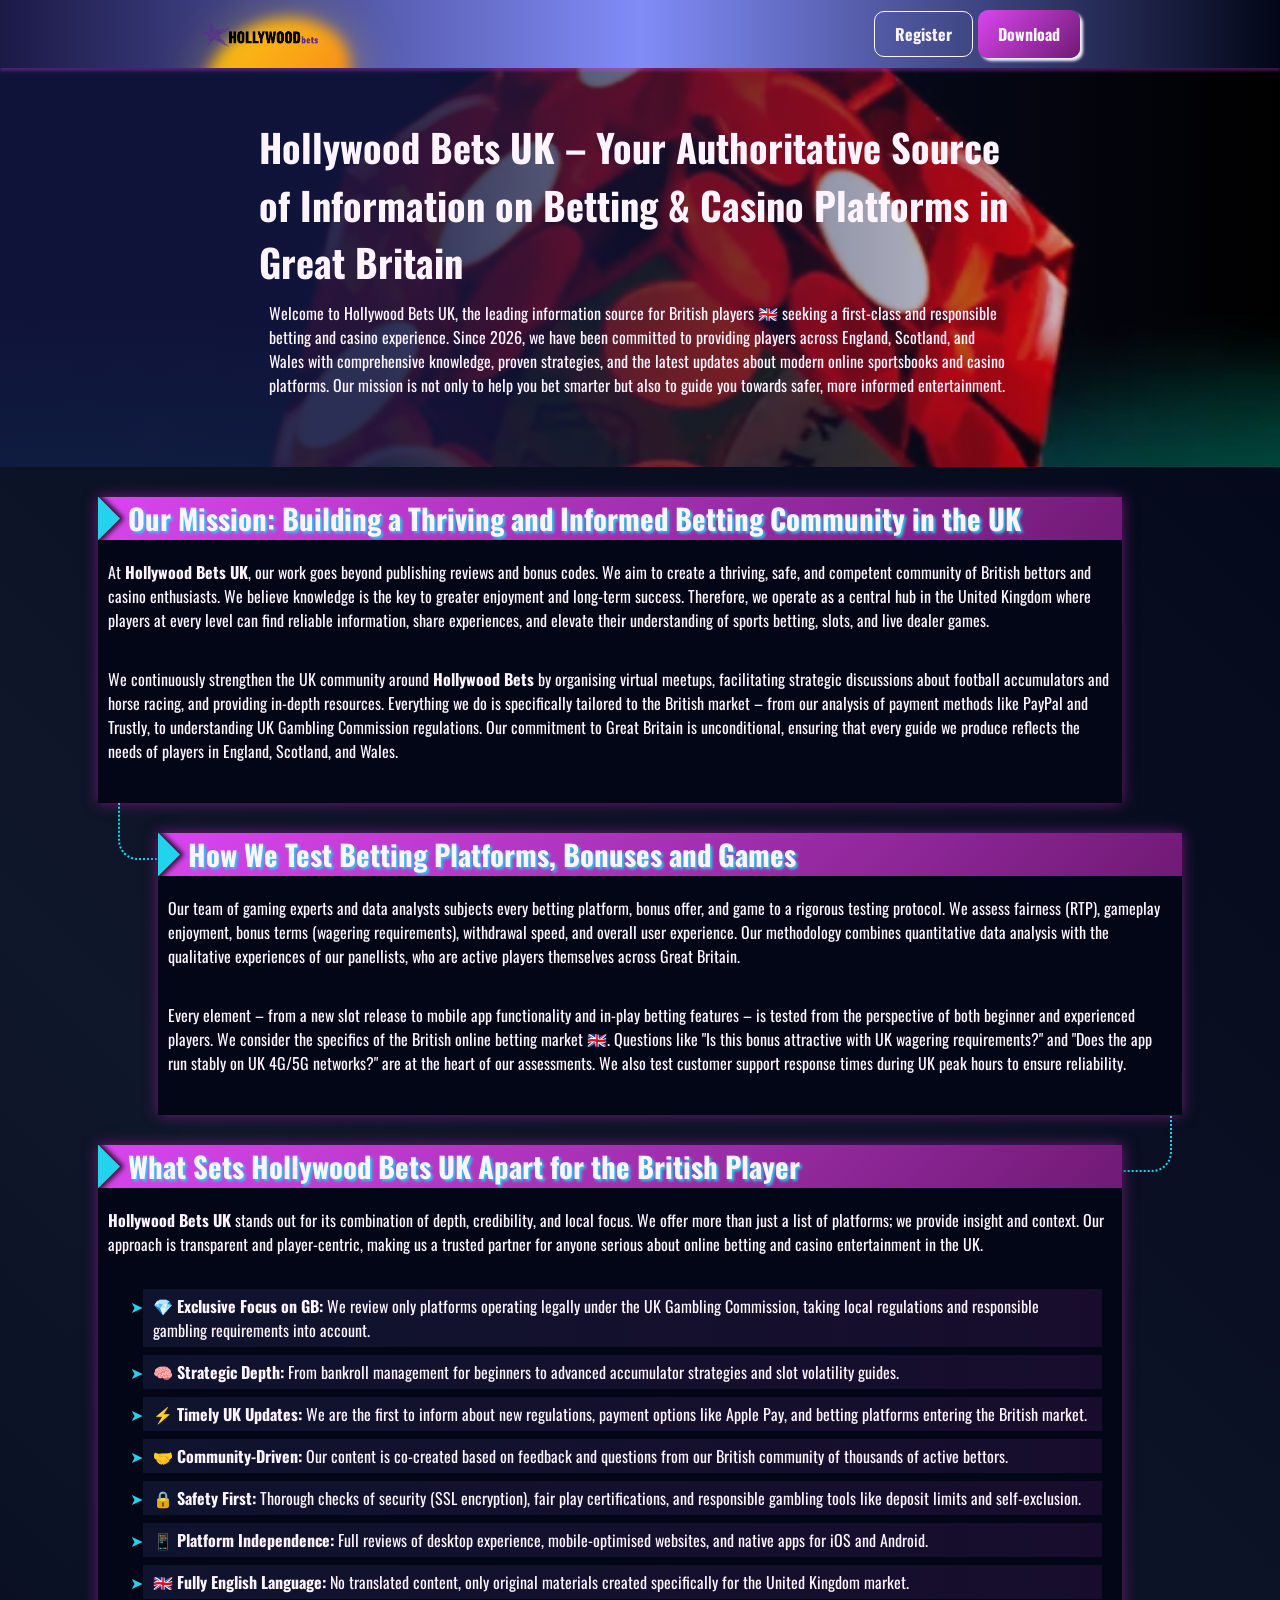
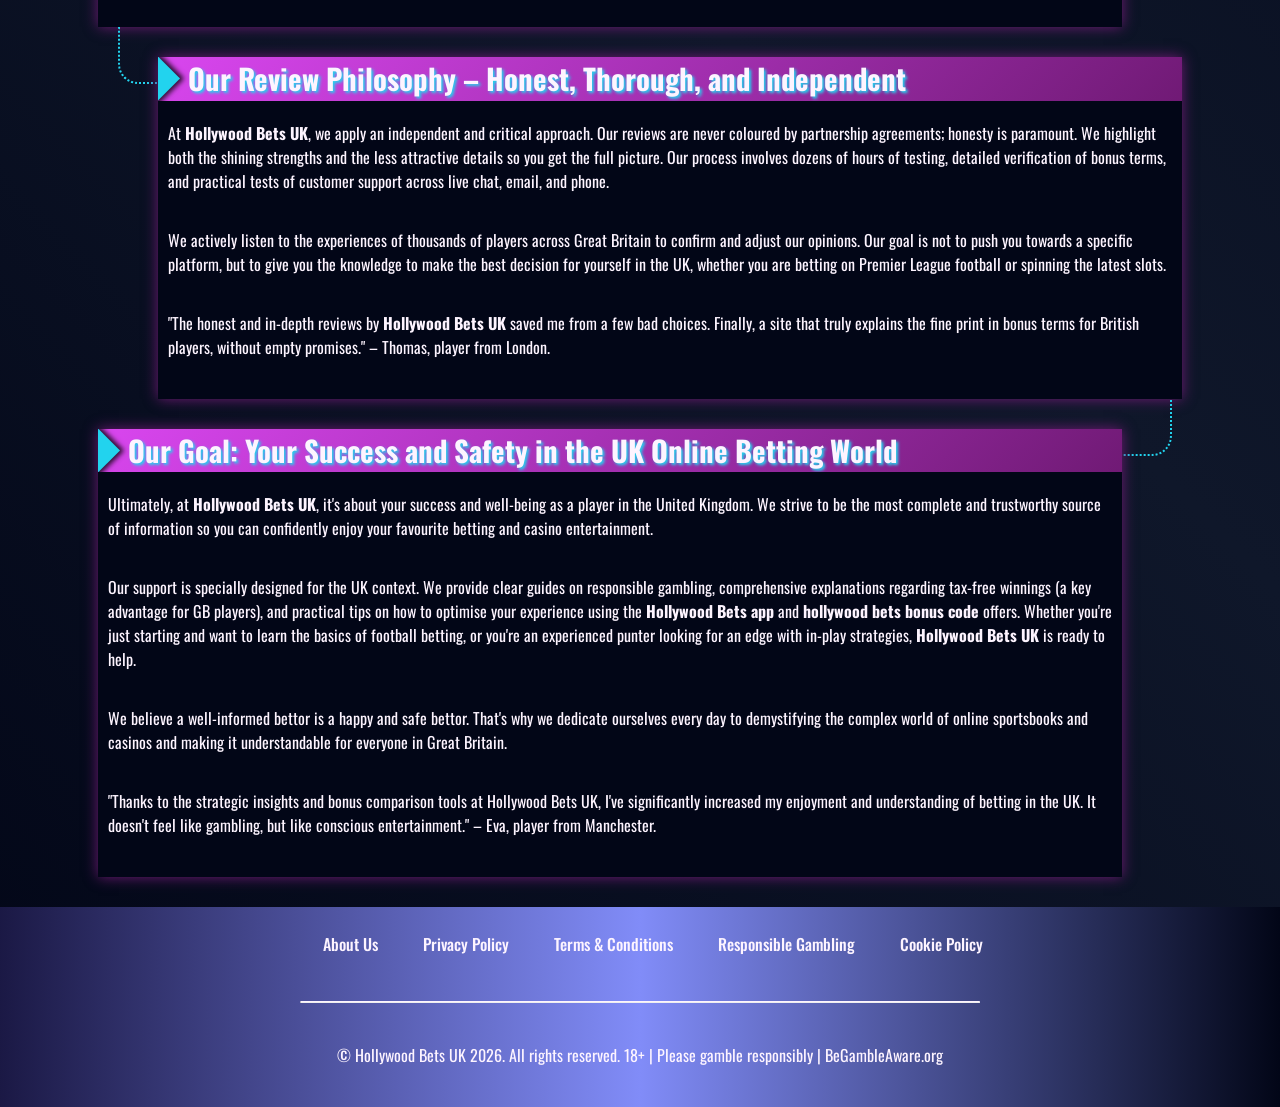
<file: about-us/index.html>
<!DOCTYPE html>
<html lang="en">

<head>
    <meta charset="UTF-8">
    <meta name="viewport" content="width=device-width, initial-scale=1.0">
    <link rel="stylesheet" href="/style.css">
    <link rel="shortcut icon" href="/favicon.ico" type="image/x-icon">
    <title>Hollywood Bets UK – Your Trusted Guide to Betting & Casino in Great Britain</title>
    <meta name="description"
        content="Discover everything about Hollywood Bets UK: in-depth guides, winning strategies, expert advice, and the latest updates specifically for British players.">
    <meta name="googlebot" content="index,follow,noarchive">

    <link rel="canonical" href="https://k2kitchens.co.uk/about-us/">

    <meta property="og:type" content="website" />
    <meta property="og:title" content="Hollywood Bets UK – Your Trusted Guide to Betting & Casino in Great Britain" />
    <meta property="og:description"
        content="Discover everything about Hollywood Bets UK: in-depth guides, winning strategies, expert advice, and the latest updates specifically for British players." />
    <meta property="og:url" content="https://k2kitchens.co.uk/about-us/" />
    <meta property="og:site_name" content="Hollywood Bets UK" />
    <meta property="og:image" content="https://k2kitchens.co.uk/img/1.webp" />
    <meta property="og:locale" content="en_GB" />

    <meta name="twitter:card" content="summary_large_image" />
    <meta name="twitter:title" content="Hollywood Bets UK – Your Trusted Guide to Betting & Casino in Great Britain" />
    <meta name="twitter:description"
        content="Complete guides and proven strategies for Hollywood Bets UK players in the United Kingdom." />
    <meta name="twitter:image" content="https://k2kitchens.co.uk/img/1.webp" />
</head>

<body>

    <header>
        <div class="logo">
            <a href="/"><img src="/img/logo.webp" alt="Hollywood Bets UK logo" width="140" height="70"></a>
        </div>

        <div class="header-btn">
            <a href="/play/" rel="nofollow" content="noindex" class="h-violet-btn">Register</a>
            <a href="/play/" rel="nofollow" content="noindex" class="h-accent-btn">Download</a>
        </div>
    </header>

    <main>
        <div class="promo">
            <div class="promo-l">
                <h1>Hollywood Bets UK – Your Authoritative Source of Information on Betting & Casino Platforms in Great
                    Britain</h1>
                <p class="txt">
                    Welcome to Hollywood Bets UK, the leading information source for British players 🇬🇧 seeking a
                    first-class and
                    responsible betting and casino experience. Since 2026, we have been committed to providing players
                    across England, Scotland, and Wales with comprehensive knowledge, proven strategies, and the latest
                    updates about modern online sportsbooks and casino platforms. Our mission is not only to help you
                    bet smarter but also to guide you towards safer, more informed entertainment.
                </p>
            </div>
        </div>

        <div class="wrapper">
            <div class="container">
                <div class="container__header">
                    <h2>Our Mission: Building a Thriving and Informed Betting Community in the UK</h2>
                </div>
                <div class="container__body">
                    <p class="txt">
                        At <strong>Hollywood Bets UK</strong>, our work goes beyond publishing reviews and bonus codes.
                        We aim to create a
                        thriving, safe, and competent community of British bettors and casino enthusiasts. We believe
                        knowledge is the key to
                        greater enjoyment and long-term success. Therefore, we operate as a central hub in the United
                        Kingdom where players at
                        every level can find reliable information, share experiences, and elevate their understanding of
                        sports betting, slots, and live dealer games.
                    </p>
                    <p class="txt">
                        We continuously strengthen the UK community around <strong>Hollywood Bets</strong> by organising
                        virtual meetups, facilitating strategic discussions about football accumulators and horse
                        racing, and providing in-depth resources.
                        Everything we do is specifically tailored to the British market – from our analysis of payment
                        methods like PayPal
                        and Trustly, to understanding UK Gambling Commission regulations. Our commitment to Great
                        Britain is unconditional, ensuring that every guide we produce reflects the needs of players in
                        England, Scotland, and Wales.
                    </p>
                </div>
            </div>

            <div class="container">
                <div class="container__header">
                    <h2>How We Test Betting Platforms, Bonuses and Games</h2>
                </div>
                <div class="container__body">
                    <p class="txt">
                        Our team of gaming experts and data analysts subjects every betting platform, bonus offer, and
                        game to a
                        rigorous testing protocol. We assess fairness (RTP), gameplay enjoyment, bonus terms (wagering
                        requirements),
                        withdrawal speed, and overall user experience. Our methodology combines quantitative data
                        analysis with the
                        qualitative experiences of our panellists, who are active players themselves across Great
                        Britain.
                    </p>
                    <p class="txt">
                        Every element – from a new slot release to mobile app functionality and in-play betting features
                        – is tested from the perspective
                        of both beginner and experienced players. We consider the specifics of the British online
                        betting market 🇬🇧. Questions like "Is this bonus attractive with UK wagering requirements?"
                        and "Does the
                        app run stably on UK 4G/5G networks?" are at the heart of our assessments. We also test customer
                        support response times during UK peak hours to ensure reliability.
                    </p>
                </div>
            </div>

            <div class="container">
                <div class="container__header">
                    <h2>What Sets Hollywood Bets UK Apart for the British Player</h2>
                </div>
                <div class="container__body">
                    <p class="txt">
                        <strong>Hollywood Bets UK</strong> stands out for its combination of depth, credibility, and
                        local
                        focus.
                        We offer more than just a list of platforms; we provide insight and context. Our approach is
                        transparent and player-centric, making us a trusted partner for anyone serious about online
                        betting and casino entertainment in the UK.
                    </p>
                    <ul>
                        <li>💎 <strong>Exclusive Focus on GB:</strong> We review only platforms operating legally under
                            the UK Gambling Commission, taking local regulations and responsible gambling requirements
                            into account.</li>
                        <li>🧠 <strong>Strategic Depth:</strong> From bankroll management for beginners to advanced
                            accumulator strategies and slot volatility guides.</li>
                        <li>⚡ <strong>Timely UK Updates:</strong> We are the first to inform about new regulations,
                            payment options like Apple Pay, and betting platforms entering the British market.</li>
                        <li>🤝 <strong>Community-Driven:</strong> Our content is co-created based on feedback and
                            questions from our British community of thousands of active bettors.</li>
                        <li>🔒 <strong>Safety First:</strong> Thorough checks of security (SSL encryption), fair play
                            certifications, and responsible gambling tools like deposit limits and self-exclusion.</li>
                        <li>📱 <strong>Platform Independence:</strong> Full reviews of desktop experience,
                            mobile-optimised websites, and native apps for iOS and Android.</li>
                        <li>🇬🇧 <strong>Fully English Language:</strong> No translated content, only original materials
                            created specifically for the United Kingdom market.</li>
                    </ul>
                </div>
            </div>

            <div class="container">
                <div class="container__header">
                    <h2>Our Review Philosophy – Honest, Thorough, and Independent</h2>
                </div>
                <div class="container__body">
                    <p class="txt">
                        At <strong>Hollywood Bets UK</strong>, we apply an independent and critical approach. Our
                        reviews are
                        never coloured by partnership agreements; honesty is paramount. We highlight both the shining
                        strengths and the less attractive details so you get the full picture. Our process involves
                        dozens
                        of hours of testing, detailed verification of bonus terms, and practical tests of customer
                        support across live chat, email, and phone.
                    </p>
                    <p class="txt">
                        We actively listen to the experiences of thousands of players across Great Britain to confirm
                        and adjust our opinions. Our goal is not to push you towards a specific platform, but to give
                        you the knowledge to make the best decision for yourself in the UK, whether you are betting on
                        Premier League football or spinning the latest slots.
                    </p>
                    <p class="txt">
                        "The honest and in-depth reviews by <strong>Hollywood Bets UK</strong> saved me from a few bad
                        choices. Finally, a site that truly explains the fine print in bonus terms for British players,
                        without empty promises." – Thomas, player from London.
                    </p>
                </div>
            </div>

            <div class="container">
                <div class="container__header">
                    <h2>Our Goal: Your Success and Safety in the UK Online Betting World</h2>
                </div>
                <div class="container__body">
                    <p class="txt">
                        Ultimately, at <strong>Hollywood Bets UK</strong>, it's about your success and well-being as a
                        player
                        in the United Kingdom. We strive to be the most complete and trustworthy source of information
                        so
                        you can confidently enjoy your favourite betting and casino entertainment.
                    </p>
                    <p class="txt">
                        Our support is specially designed for the UK context. We provide clear guides on responsible
                        gambling,
                        comprehensive explanations regarding tax-free winnings (a key advantage for GB players), and
                        practical tips on how to
                        optimise your experience using the <strong>Hollywood Bets app</strong> and <strong>hollywood
                            bets bonus code</strong> offers. Whether you're just starting and want to learn the basics
                        of football betting, or you're an experienced punter looking for an edge with in-play
                        strategies, <strong>Hollywood Bets UK</strong> is ready to help.
                    </p>
                    <p class="txt">
                        We believe a well-informed bettor is a happy and safe bettor. That's why we dedicate ourselves
                        every
                        day to demystifying the complex world of online sportsbooks and casinos and making it
                        understandable for
                        everyone in Great Britain.
                    </p>
                    <p class="txt">
                        "Thanks to the strategic insights and bonus comparison tools at Hollywood Bets UK, I've
                        significantly
                        increased my enjoyment and understanding of betting in the UK. It doesn't feel like gambling,
                        but like conscious entertainment." – Eva, player from Manchester.
                    </p>
                </div>
            </div>
        </div>
    </main>

    <footer>
        <ul class="f-nav">
            <li>
                <a href="/about-us/">About Us</a>
            </li>
            <li>
                <a href="/privacy-policy/">Privacy Policy</a>
            </li>
            <li>
                <a href="/terms-and-conditions/">Terms & Conditions</a>
            </li>
            <li>
                <a href="/responsible-gambling/">Responsible Gambling</a>
            </li>
            <li>
                <a href="/cookie-policy/">Cookie Policy</a>
            </li>
        </ul>

        <hr>

        <p class="txt">
            © Hollywood Bets UK 2026. All rights reserved. 18+ | Please gamble responsibly | BeGambleAware.org
        </p>
    </footer>
</body>

</html>
</file>
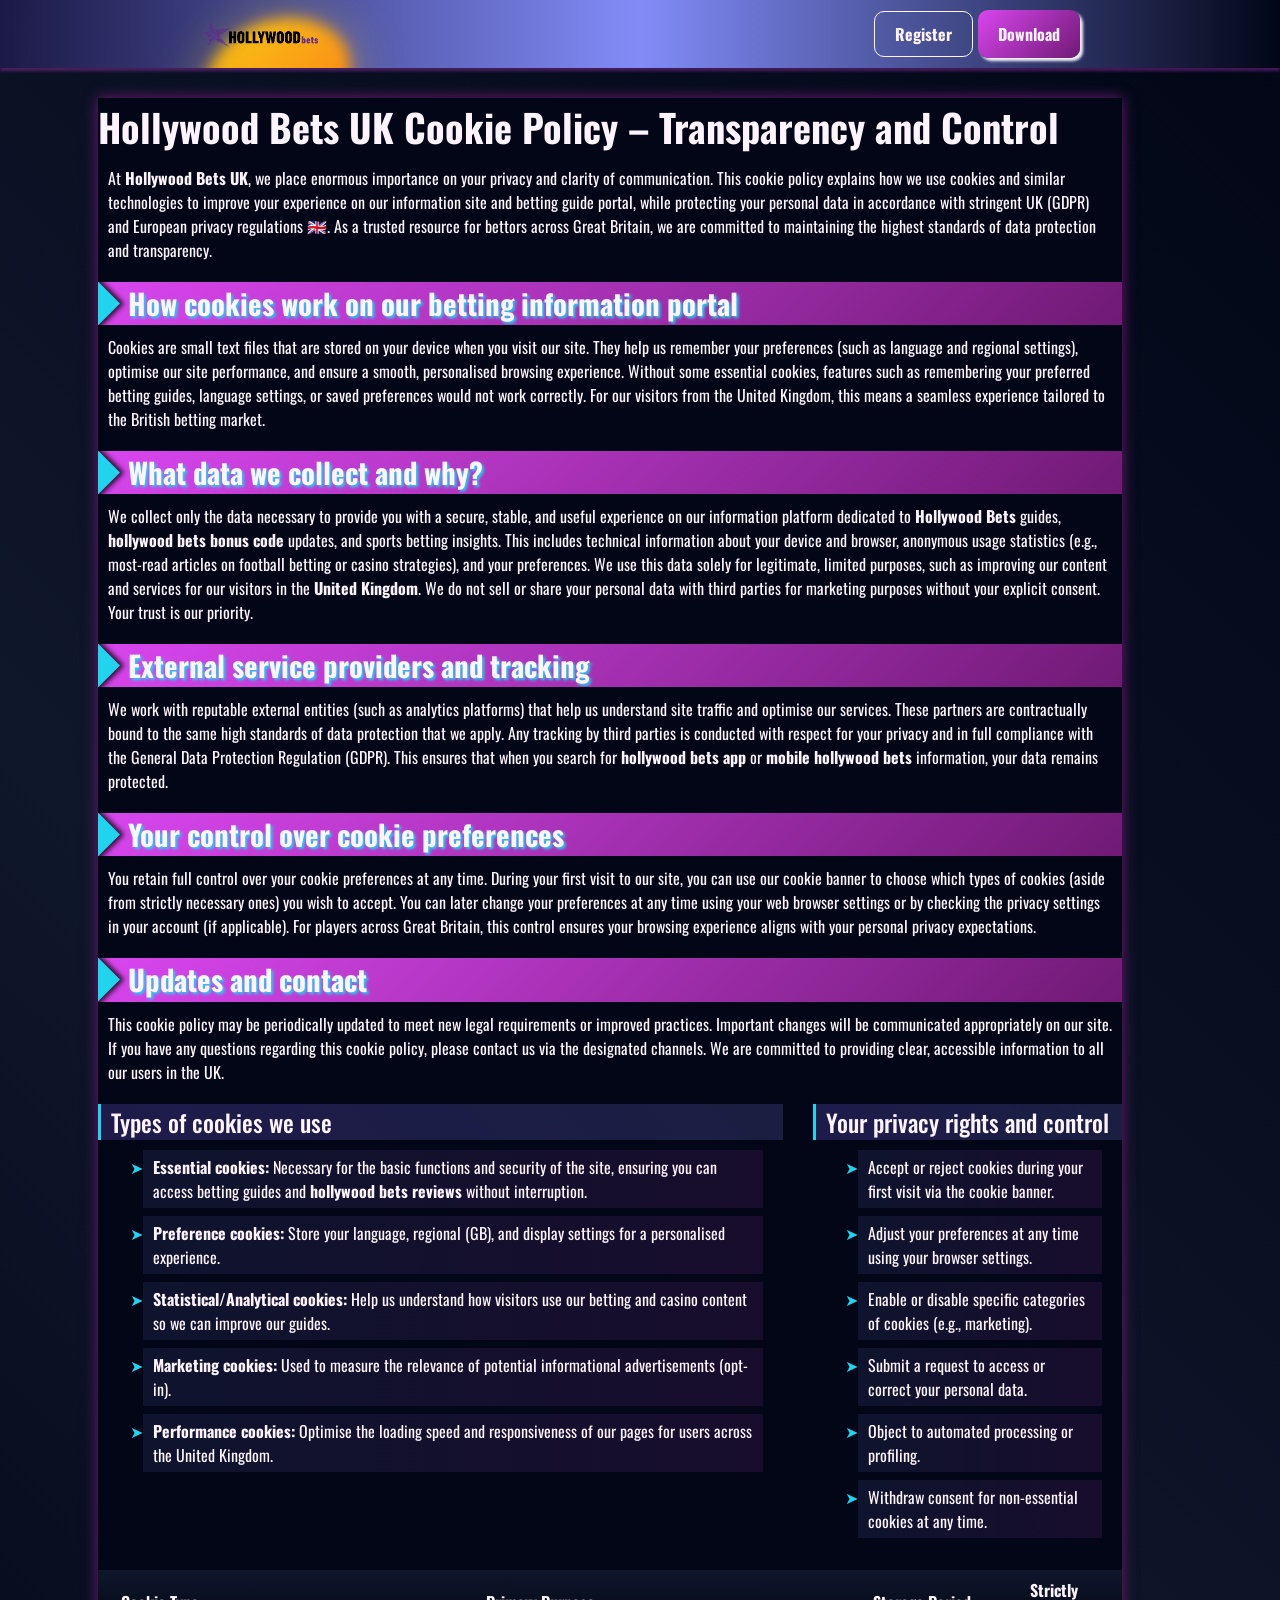
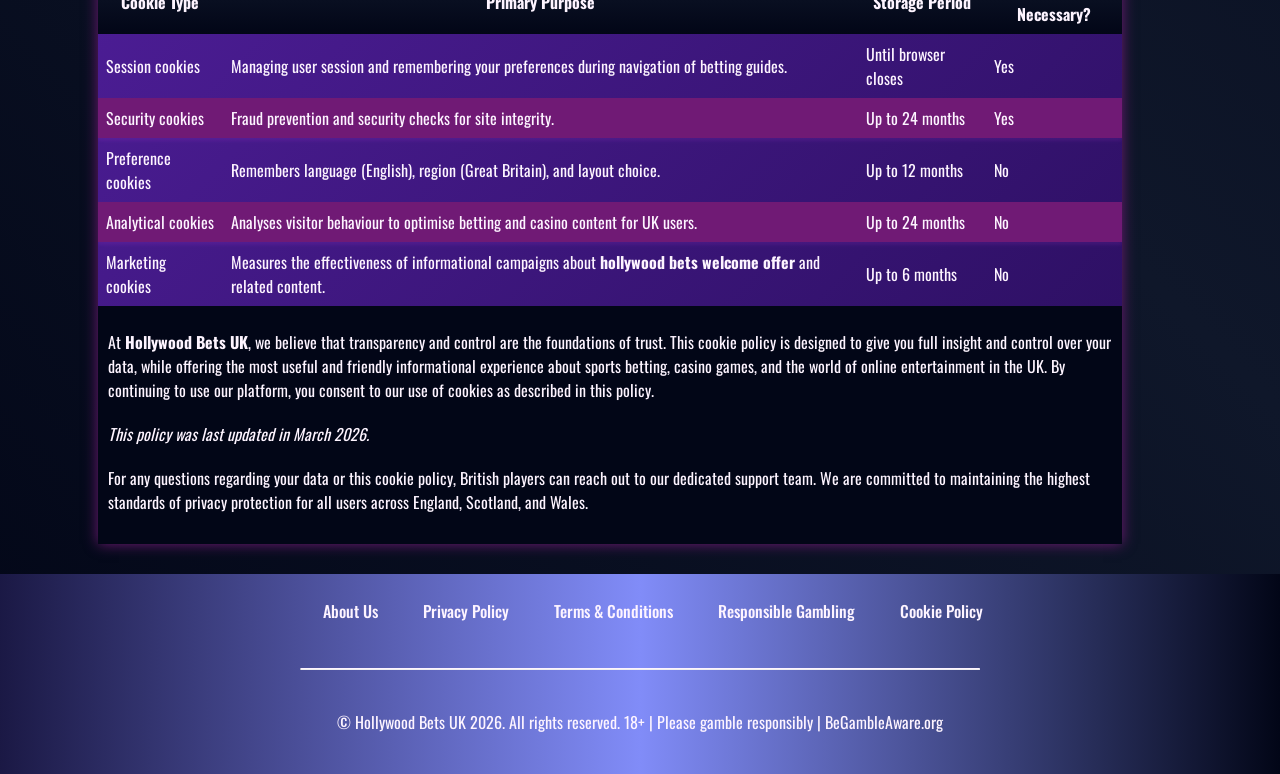
<file: cookie-policy/index.html>
<!DOCTYPE html>
<html lang="en">

<head>
    <meta charset="UTF-8">
    <meta name="viewport" content="width=device-width, initial-scale=1.0">
    <link rel="stylesheet" href="/style.css">
    <link rel="shortcut icon" href="/favicon.ico" type="image/x-icon">
    <title>Hollywood Bets UK – Your Privacy and Transparency Are Our Priority</title>
    <meta name="description"
        content="At Hollywood Bets UK we handle your data with the utmost care. Review our cookie policy to see how cookies enhance your experience, with full transparency regarding your privacy in the United Kingdom.">
    <meta name="googlebot" content="index,follow,noarchive">

    <link rel="canonical" href="https://k2kitchens.co.uk/cookie-policy/">

    <meta property="og:type" content="website" />
    <meta property="og:title" content="Hollywood Bets UK – Your Privacy and Transparency Are Our Priority" />
    <meta property="og:description"
        content="Hollywood Bets UK cookie policy - How we protect your data and optimise your informational experience for British bettors." />
    <meta property="og:url" content="https://k2kitchens.co.uk/cookie-policy/" />
    <meta property="og:site_name" content="Hollywood Bets UK" />
    <meta property="og:locale" content="en_GB" />

    <meta name="twitter:card" content="summary" />
    <meta name="twitter:title" content="Cookie Policy - Hollywood Bets UK" />
    <meta name="twitter:description"
        content="Learn how Hollywood Bets UK uses cookies to improve your informational and user experience for sports betting and casino guides." />
</head>

<body>

    <header>
        <div class="logo">
            <a href="/"><img src="/img/logo.webp" alt="Hollywood Bets UK logo" width="140" height="70"></a>
        </div>

        <div class="header-btn">
            <a href="/play/" rel="nofollow" content="noindex" class="h-violet-btn">Register</a>
            <a href="/play/" rel="nofollow" content="noindex" class="h-accent-btn">Download</a>
        </div>
    </header>

    <main>
        <div class="wrapper">
            <div class="container">
                <h1>Hollywood Bets UK Cookie Policy – Transparency and Control</h1>
                <p class="txt">
                    At <strong>Hollywood Bets UK</strong>, we place enormous importance on your privacy and clarity of
                    communication.
                    This cookie policy explains how we use cookies and similar technologies to improve your experience
                    on our information site and betting guide portal, while protecting your personal data in accordance
                    with stringent
                    UK (GDPR) and European privacy regulations 🇬🇧. As a trusted resource for bettors across Great
                    Britain,
                    we are committed to maintaining the highest standards of data protection and transparency.
                </p>

                <div class="container__header">
                    <h2>How cookies work on our betting information portal</h2>
                </div>
                <p class="txt">
                    Cookies are small text files that are stored on your device when you visit our site.
                    They help us remember your preferences (such as language and regional settings), optimise our site
                    performance, and ensure
                    a smooth, personalised browsing experience. Without some essential cookies, features such as
                    remembering your preferred betting guides, language settings, or saved preferences would not work
                    correctly.
                    For our visitors from the United Kingdom, this means a seamless experience tailored to the British
                    betting market.
                </p>

                <div class="container__header">
                    <h2>What data we collect and why?</h2>
                </div>
                <p class="txt">
                    We collect only the data necessary to provide you with a secure, stable, and useful experience on
                    our information platform dedicated to <strong>Hollywood Bets</strong> guides, <strong>hollywood bets
                        bonus code</strong> updates,
                    and sports betting insights. This includes technical information about your device and browser,
                    anonymous usage statistics (e.g.,
                    most-read articles on football betting or casino strategies), and your preferences. We use this data
                    solely for legitimate, limited purposes,
                    such as improving our content and services for our visitors in the <strong>United Kingdom</strong>.
                    We do not sell or share your personal data with third parties for marketing purposes without your
                    explicit consent. Your trust is our priority.
                </p>

                <div class="container__header">
                    <h2>External service providers and tracking</h2>
                </div>
                <p class="txt">
                    We work with reputable external entities (such as analytics platforms) that help us understand site
                    traffic and optimise our services. These partners are contractually bound to the same high standards
                    of data protection that we apply.
                    Any tracking by third parties is conducted with respect for your privacy and in full compliance with
                    the General Data Protection Regulation (GDPR). This ensures that when you search for
                    <strong>hollywood bets app</strong>
                    or <strong>mobile hollywood bets</strong> information, your data remains protected.
                </p>

                <div class="container__header">
                    <h2>Your control over cookie preferences</h2>
                </div>
                <p class="txt">
                    You retain full control over your cookie preferences at any time.
                    During your first visit to our site, you can use our cookie banner to choose which types of cookies
                    (aside from strictly necessary ones) you wish to accept.
                    You can later change your preferences at any time using your web browser settings or by checking the
                    privacy settings in your account (if applicable). For players across Great Britain, this control
                    ensures
                    your browsing experience aligns with your personal privacy expectations.
                </p>

                <div class="container__header">
                    <h2>Updates and contact</h2>
                </div>
                <p class="txt">
                    This cookie policy may be periodically updated to meet new legal requirements or improved practices.
                    Important changes will be communicated appropriately on our site.
                    If you have any questions regarding this cookie policy, please contact us via the designated
                    channels. We are committed to providing clear, accessible information to all our users in the UK.
                </p>

                <div class="comparison-list">
                    <div>
                        <h3>Types of cookies we use</h3>
                        <ul>
                            <li><strong>Essential cookies:</strong> Necessary for the basic functions and security of
                                the site, ensuring you can access betting guides and <strong>hollywood bets
                                    reviews</strong> without interruption.</li>
                            <li><strong>Preference cookies:</strong> Store your language, regional (GB), and display
                                settings for a personalised experience.</li>
                            <li><strong>Statistical/Analytical cookies:</strong> Help us understand how visitors use our
                                betting and casino content so we can improve our guides.</li>
                            <li><strong>Marketing cookies:</strong> Used to measure the relevance of potential
                                informational advertisements (opt-in).</li>
                            <li><strong>Performance cookies:</strong> Optimise the loading speed and responsiveness of
                                our pages for users across the United Kingdom.</li>
                        </ul>
                    </div>

                    <div>
                        <h3>Your privacy rights and control</h3>
                        <ul>
                            <li>Accept or reject cookies during your first visit via the cookie banner.</li>
                            <li>Adjust your preferences at any time using your browser settings.</li>
                            <li>Enable or disable specific categories of cookies (e.g., marketing).</li>
                            <li>Submit a request to access or correct your personal data.</li>
                            <li>Object to automated processing or profiling.</li>
                            <li>Withdraw consent for non-essential cookies at any time.</li>
                        </ul>
                    </div>
                </div>

                <div class="table-wrapper">
                    <table>
                        <thead>
                            <tr>
                                <th>Cookie Type</th>
                                <th>Primary Purpose</th>
                                <th>Storage Period</th>
                                <th>Strictly Necessary?</th>
                            </tr>
                        </thead>
                        <tbody>
                            <tr>
                                <td>Session cookies</td>
                                <td>Managing user session and remembering your preferences during navigation of betting
                                    guides.</td>
                                <td>Until browser closes</td>
                                <td>Yes</td>
                            </tr>
                            <tr>
                                <td>Security cookies</td>
                                <td>Fraud prevention and security checks for site integrity.</td>
                                <td>Up to 24 months</td>
                                <td>Yes</td>
                            </tr>
                            <tr>
                                <td>Preference cookies</td>
                                <td>Remembers language (English), region (Great Britain), and layout choice.</td>
                                <td>Up to 12 months</td>
                                <td>No</td>
                            </tr>
                            <tr>
                                <td>Analytical cookies</td>
                                <td>Analyses visitor behaviour to optimise betting and casino content for UK users.</td>
                                <td>Up to 24 months</td>
                                <td>No</td>
                            </tr>
                            <tr>
                                <td>Marketing cookies</td>
                                <td>Measures the effectiveness of informational campaigns about <strong>hollywood bets
                                        welcome offer</strong> and related content.</td>
                                <td>Up to 6 months</td>
                                <td>No</td>
                            </tr>
                        </tbody>
                    </table>
                </div>

                <p class="txt">
                    At <strong>Hollywood Bets UK</strong>, we believe that transparency and control are the foundations
                    of
                    trust.
                    This cookie policy is designed to give you full insight and control over your data, while offering
                    the most useful and friendly informational experience about sports betting, casino games, and the
                    world of online entertainment in the UK.
                    By continuing to use our platform, you consent to our use of cookies as described in this policy.
                </p>
                <p class="txt">
                    <em>This policy was last updated in March 2026.</em>
                </p>
                <p class="txt">
                    For any questions regarding your data or this cookie policy, British players can reach out to our
                    dedicated support team.
                    We are committed to maintaining the highest standards of privacy protection for all users across
                    England, Scotland, and Wales.
                </p>
            </div>
        </div>
    </main>

    <footer>
        <ul class="f-nav">
            <li>
                <a href="/about-us/">About Us</a>
            </li>
            <li>
                <a href="/privacy-policy/">Privacy Policy</a>
            </li>
            <li>
                <a href="/terms-and-conditions/">Terms & Conditions</a>
            </li>
            <li>
                <a href="/responsible-gambling/">Responsible Gambling</a>
            </li>
            <li>
                <a href="/cookie-policy/">Cookie Policy</a>
            </li>
        </ul>

        <hr>

        <p class="txt">
            © Hollywood Bets UK 2026. All rights reserved. 18+ | Please gamble responsibly | BeGambleAware.org
        </p>
    </footer>
</body>

</html>
</file>
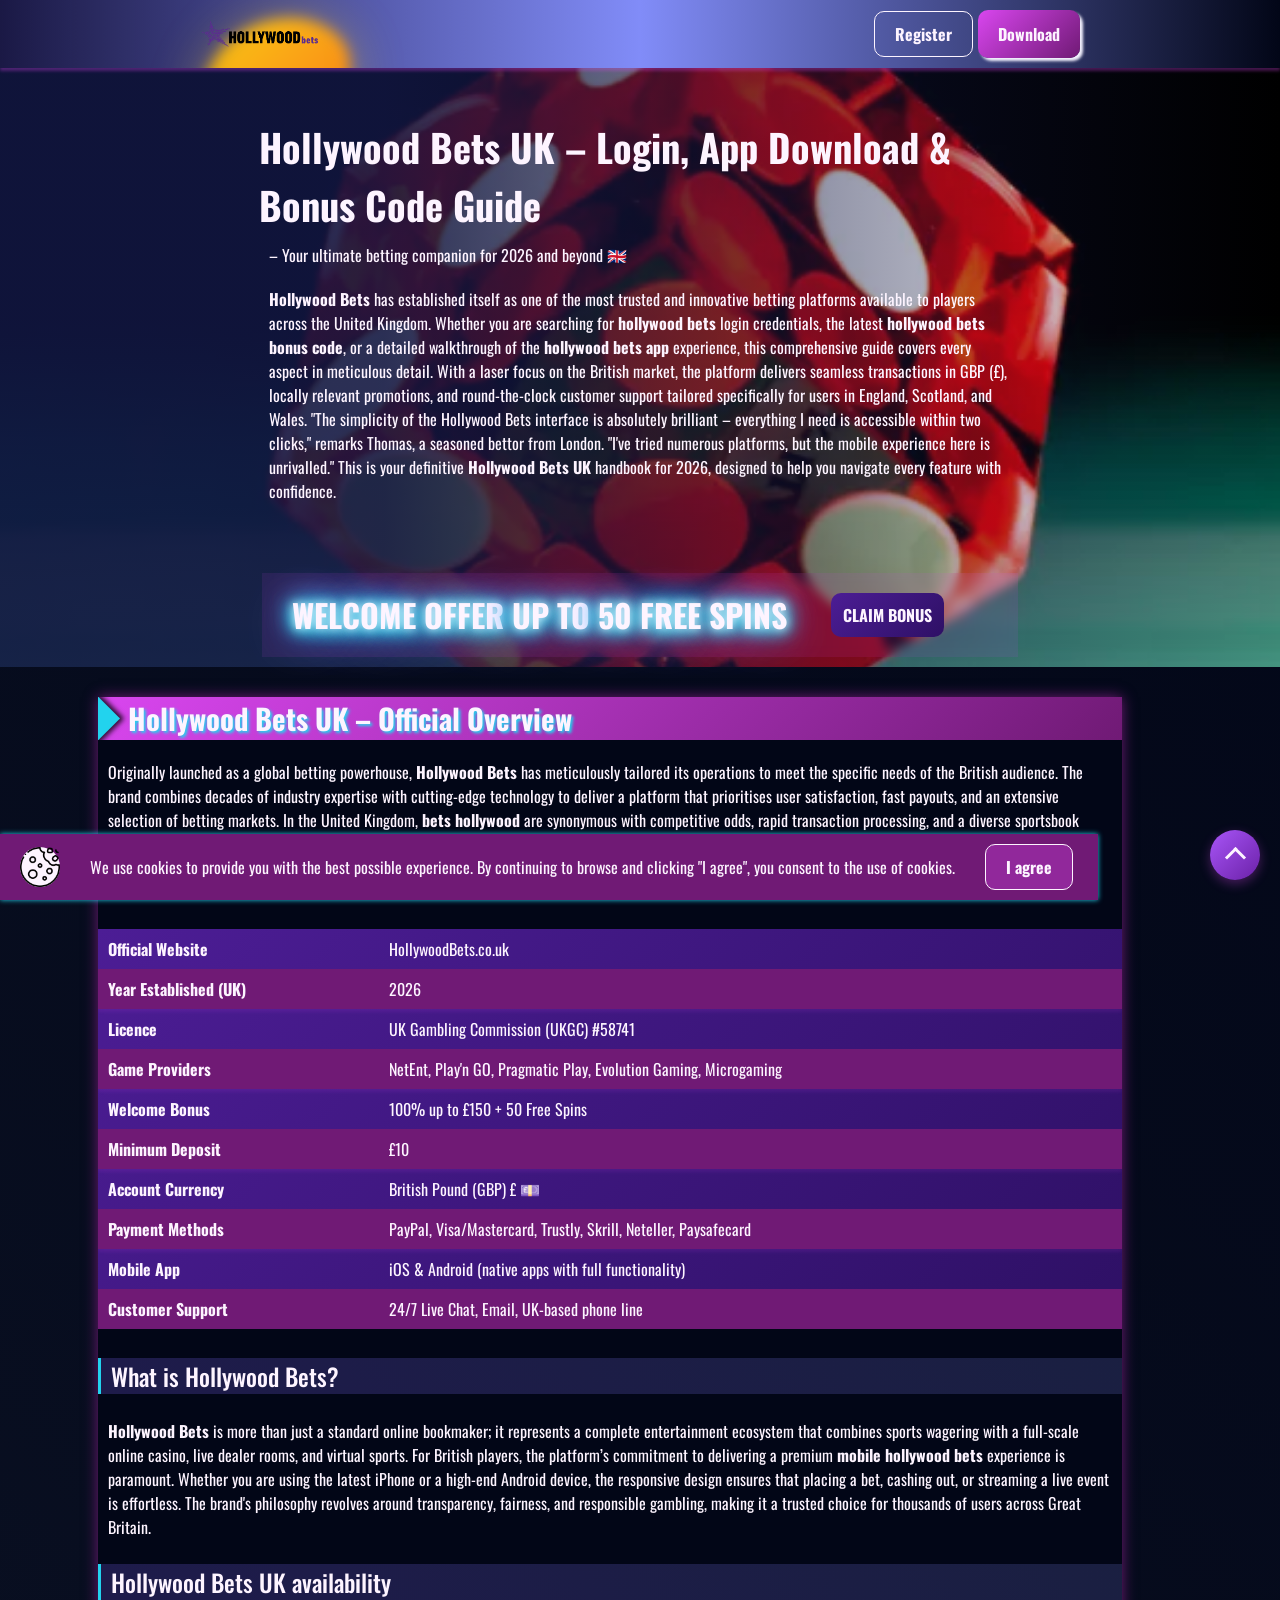
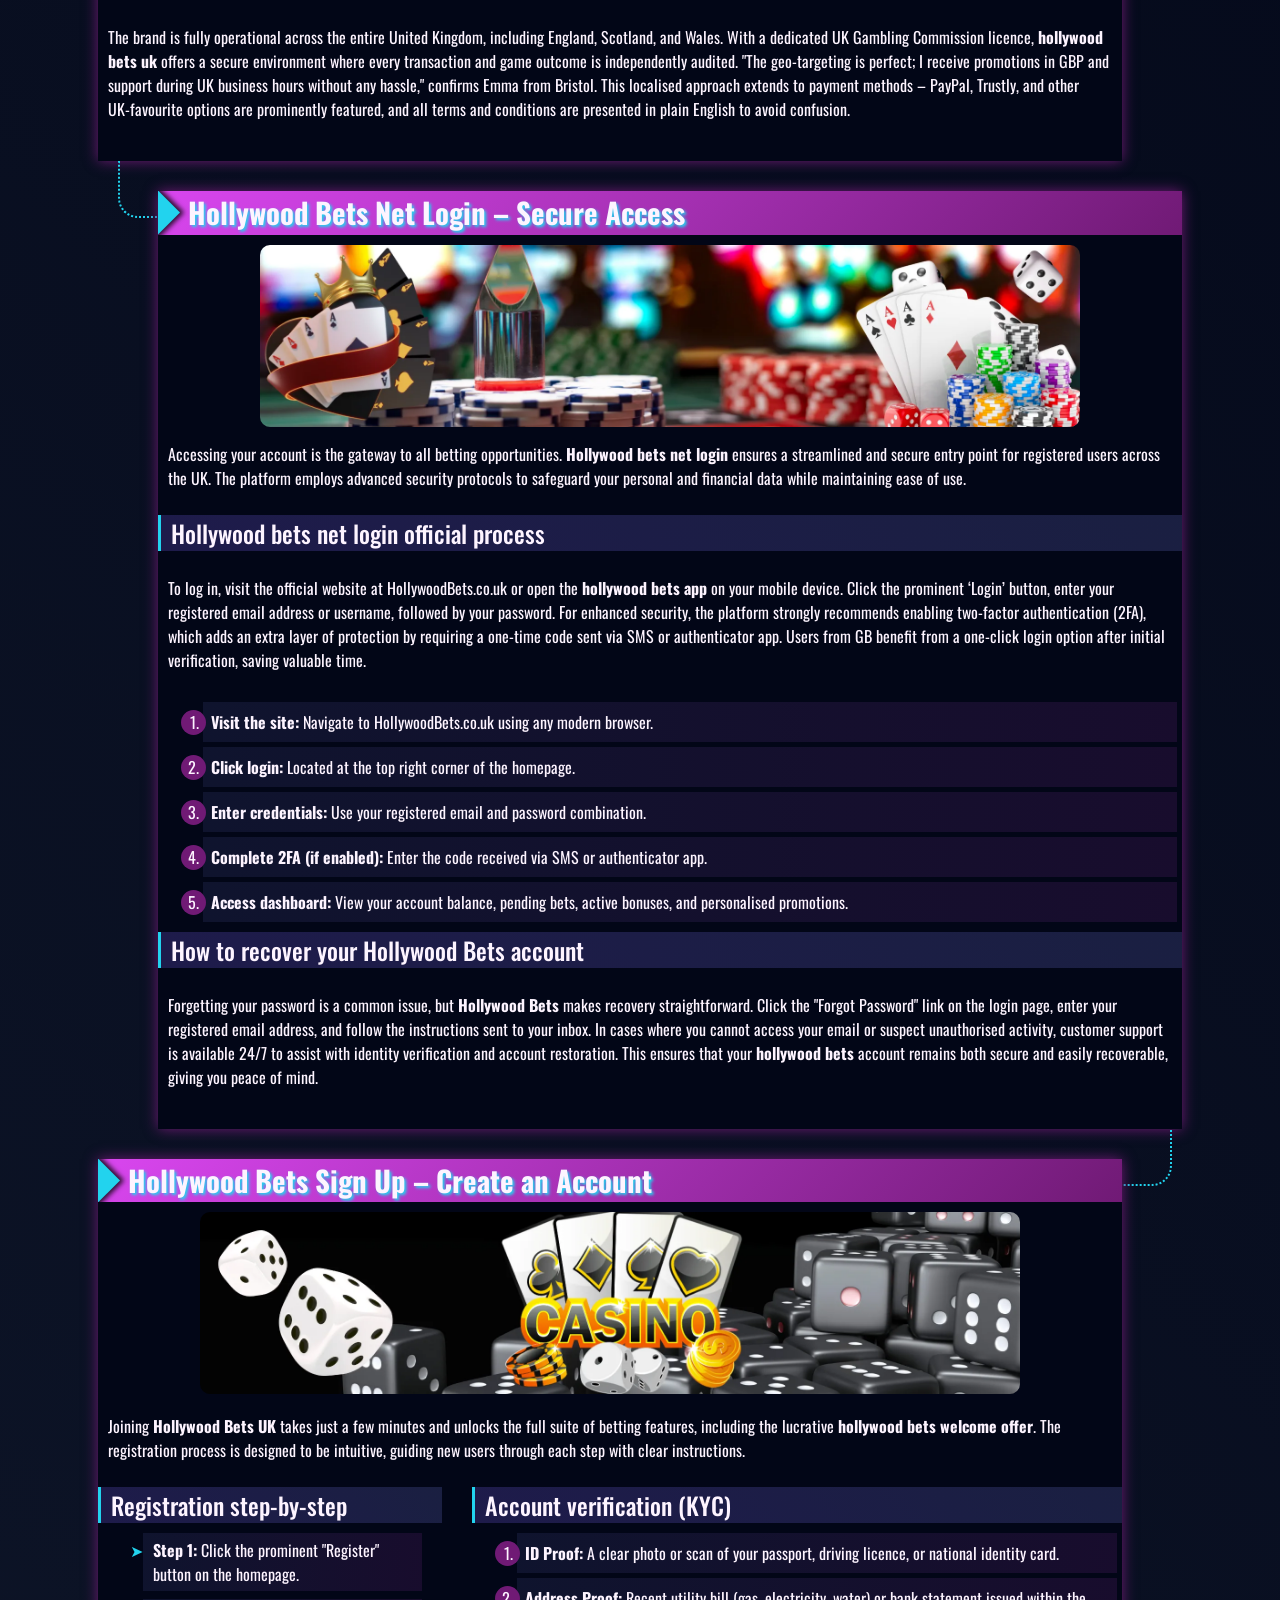
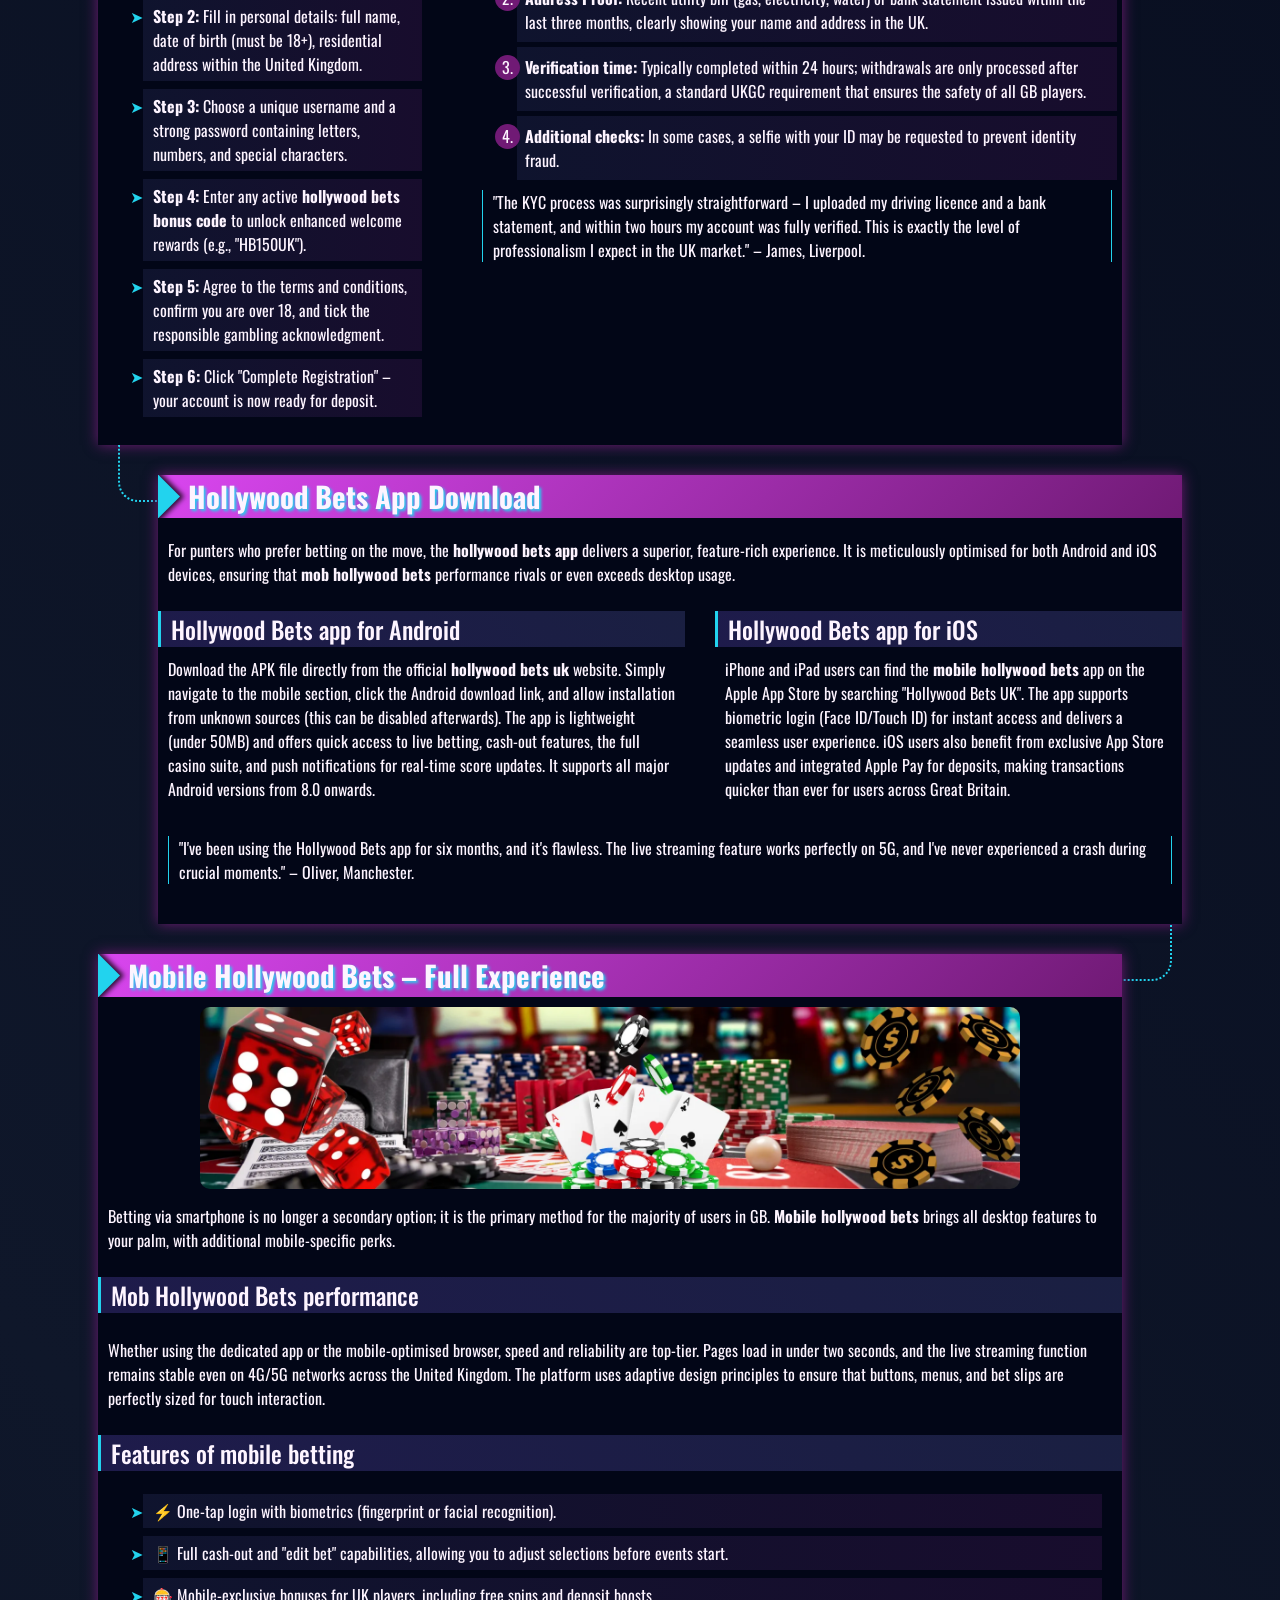
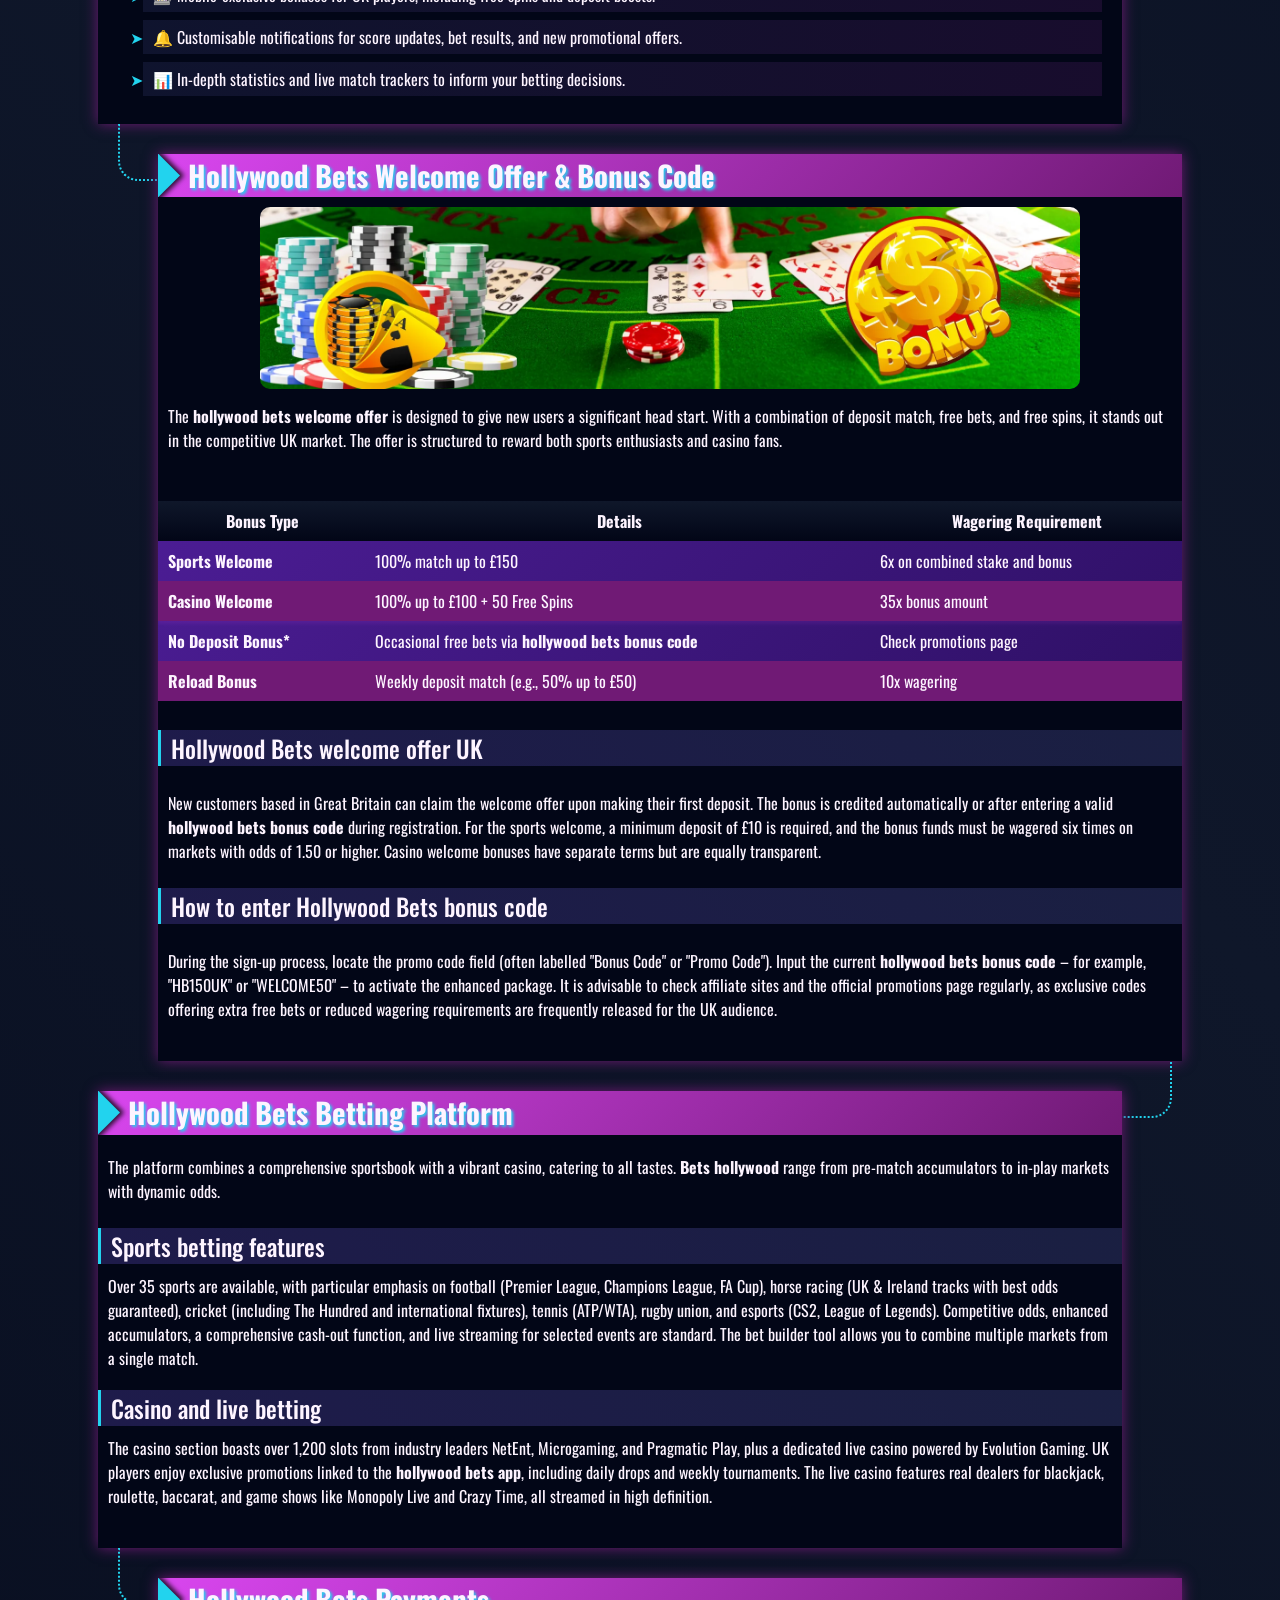
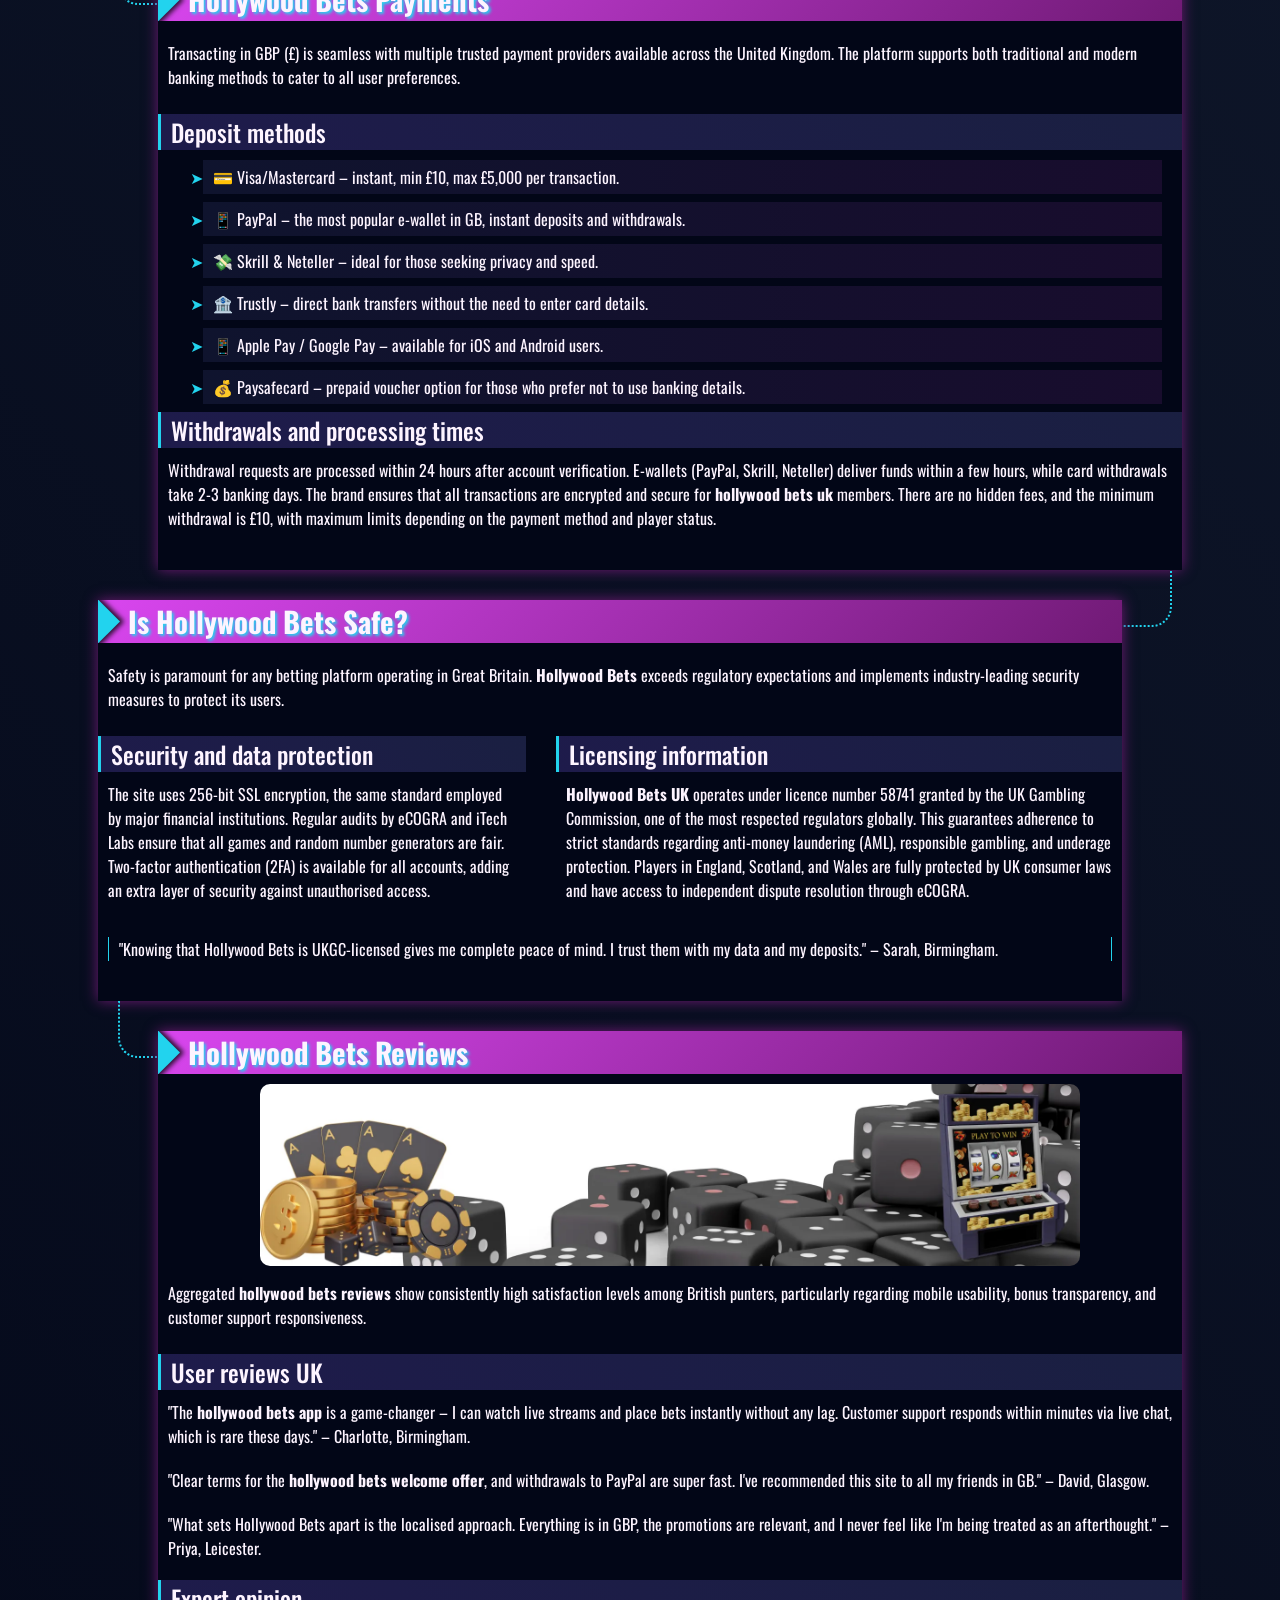
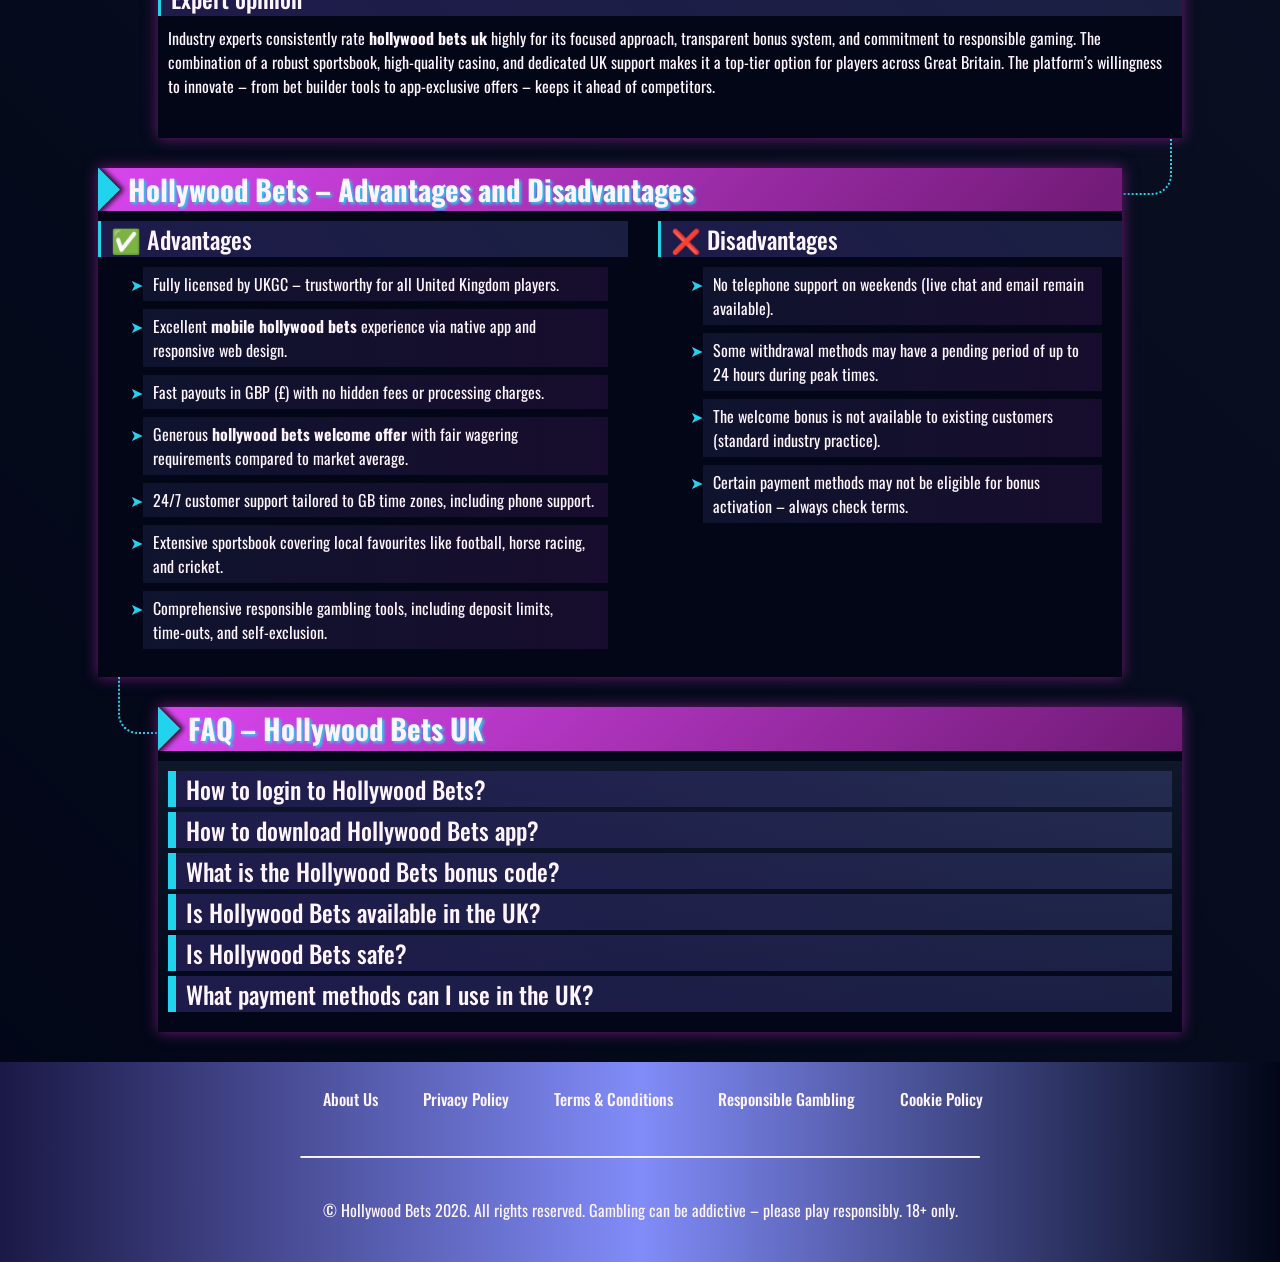
<file: en-gb/index.html>
<!DOCTYPE html>
<html lang="en-GB">

<head>
    <meta charset="UTF-8">
    <meta name="viewport" content="width=device-width, initial-scale=1.0">
    <link rel="stylesheet" href="/style.css">
    <link rel="shortcut icon" href="/favicon.ico" type="image/x-icon">
    <title>Hollywood Bets UK 🎰 Login, App Download, Bonus Code & Official Guide</title>
    <meta name="description"
        content="Access Hollywood Bets UK login, download the app, claim bonus codes and explore the full betting experience in our official-style guide.">
    <meta name="googlebot" content="index, follow, noarchive, max-snippet:-1">
    <link rel="alternate" hreflang="en-GB" href="https://k2kitchens.co.uk/en-gb/">
    <link rel="alternate" hreflang="x-default" href="https://k2kitchens.co.uk/">
    <link rel="canonical" href="https://k2kitchens.co.uk/en-gb/">

    <meta property="og:type" content="website" />
    <meta property="og:title" content="Hollywood Bets UK 🎰 Login, App Download, Bonus Code & Official Guide" />
    <meta property="og:description"
        content="Access Hollywood Bets UK login, download the app, claim bonus codes and explore the full betting experience in our official-style guide." />
    <meta property="og:url" content="https://k2kitchens.co.uk/" />
    <meta property="og:site_name" content="Hollywood Bets" />
    <meta property="og:image" content="https://k2kitchens.co.uk/img/1.webp" />
    <meta property="og:locale" content="en_GB" />

    <meta name="twitter:card" content="summary_large_image" />
    <meta name="twitter:title" content="Hollywood Bets UK 🎰 Login, App Download, Bonus Code & Official Guide" />
    <meta name="twitter:description"
        content="Access Hollywood Bets UK login, download the app, claim bonus codes and explore the full betting experience in our official-style guide." />
    <meta name="twitter:image" content="https://k2kitchens.co.uk/img/1.webp" />

    <script type="application/ld+json">
    {
        "@context": "https://schema.org",
        "@type": "Article",
        "headline": "Hollywood Bets UK 🎰 Login, App Download, Bonus Code & Official Guide",
        "description": "Access Hollywood Bets UK login, download the app, claim bonus codes and explore the full betting experience in our official-style guide.",
        "mainEntityOfPage": {
            "@type": "WebPage",
            "@id": "https://k2kitchens.co.uk/"
        },
        "author": {
            "@type": "Person",
            "name": "Arthur Wilson",
            "url": "https://k2kitchens.co.uk/"
        },
        "publisher": {
            "@type": "Organization",
            "name": "Hollywood Bets",
            "logo": {
                "@type": "ImageObject",
                "url": "https://k2kitchens.co.uk/img/logo.webp"
            }
        },
        "datePublished": "2026-03-25",
        "dateModified": "2026-03-25"
    }
    </script>

    <script type="application/ld+json">
    {
        "@context": "https://schema.org",
        "@type": "WebSite",
        "url": "https://k2kitchens.co.uk/",
        "name": "Hollywood Bets",
        "description": "Hollywood Bets in the United Kingdom: gaming platform, bonuses, and comprehensive reviews.",
        "inLanguage": "en-GB"
    }
    </script>

    <script type="application/ld+json">
    {
        "@context": "https://schema.org",
        "@type": "BreadcrumbList",
        "itemListElement": [{
                "@type": "ListItem",
                "position": 1,
                "name": "Home",
                "item": "https://k2kitchens.co.uk/"
            },
            {
                "@type": "ListItem",
                "position": 2,
                "name": "🎰 Welcome Bonus",
                "item": "https://k2kitchens.co.uk/"
            }
        ]
    }
    </script>

    <script type="application/ld+json">
    {
      "@context": "https://schema.org",
      "@type": "FAQPage",
      "mainEntity": [
        {
          "@type": "Question",
          "name": "How to login to Hollywood Bets?",
          "acceptedAnswer": {
            "@type": "Answer",
            "text": "Visit the official Hollywood Bets UK website or open the app, click 'Login', enter your username and password, and access your account securely. Use the Hollywood Bets net login option for web access."
          }
        },
        {
          "@type": "Question",
          "name": "How to download Hollywood Bets app?",
          "acceptedAnswer": {
            "@type": "Answer",
            "text": "For Android, download the Hollywood Bets APK from the official site; for iOS, get it directly from the App Store. The Hollywood Bets app gives you full mobile betting capabilities."
          }
        },
        {
          "@type": "Question",
          "name": "What is the Hollywood Bets bonus code?",
          "acceptedAnswer": {
            "@type": "Answer",
            "text": "Hollywood Bets bonus code offers are updated regularly. Use the latest Hollywood Bets welcome offer code during registration to claim enhanced deposit matches or free bets, available for UK players."
          }
        },
        {
          "@type": "Question",
          "name": "Is Hollywood Bets available in the UK?",
          "acceptedAnswer": {
            "@type": "Answer",
            "text": "Yes, Hollywood Bets is fully licensed and operational across Great Britain. Bettors from England, Scotland, and Wales can enjoy sports betting and casino games in GBP (£)."
          }
        },
        {
          "@type": "Question",
          "name": "Is Hollywood Bets safe?",
          "acceptedAnswer": {
            "@type": "Answer",
            "text": "Absolutely. Hollywood Bets holds a UK Gambling Commission licence, uses advanced SSL encryption, and promotes responsible gambling tools to ensure a secure environment for all users in the United Kingdom."
          }
        }
      ]
    }
    </script>
</head>

<body>
    <header>
        <div class="logo">
            <a href="/"><img src="/img/logo.webp" alt="Hollywood Bets logo" width="140" height="70"></a>
        </div>
        <div class="header-btn">
            <a href="/play/" rel="nofollow" content="noindex" class="h-violet-btn">Register</a>
            <a href="/play/" rel="nofollow" content="noindex" class="h-accent-btn">Download</a>
        </div>
    </header>

    <main>
        <div class="promo">
            <div class="promo-l ">
                <h1>Hollywood Bets UK – Login, App Download & Bonus Code Guide</h1>
                <p class="txt">
                    – Your ultimate betting companion for 2026 and beyond 🇬🇧
                </p>
                <p class="txt">
                    <strong>Hollywood Bets</strong> has established itself as one of the most trusted and innovative
                    betting platforms available to players across the United Kingdom. Whether you are searching for
                    <strong>hollywood bets</strong> login credentials, the latest <strong>hollywood bets bonus
                        code</strong>, or a detailed walkthrough of the <strong>hollywood bets app</strong> experience,
                    this comprehensive guide covers every aspect in meticulous detail. With a laser focus on the British
                    market, the platform delivers seamless transactions in GBP (£), locally relevant promotions, and
                    round‑the‑clock customer support tailored specifically for users in England, Scotland, and Wales.
                    "The simplicity of the Hollywood Bets interface is absolutely brilliant – everything I need is
                    accessible within two clicks," remarks Thomas, a seasoned bettor from London. "I've tried numerous
                    platforms, but the mobile experience here is unrivalled." This is your definitive <strong>Hollywood
                        Bets UK</strong> handbook for 2026, designed to help you navigate every feature with confidence.
                </p>
            </div>

            <div class="promo-gift">
                <p class="txt-accent">
                    <span class="fast-flicker">Welcome Offer</span> up to <span class="flicker">50 Free
                        Spins</span>
                </p>
                <a href="/play/" rel="nofollow" content="noindex" class="btn-accent">Claim Bonus</a>
            </div>
        </div>

        <div class="wrapper">

            <div class="container" id="">
                <div class="container__header">
                    <h2>Hollywood Bets UK – Official Overview</h2>
                </div>
                <div class="container__body">
                    <p class="txt">
                        Originally launched as a global betting powerhouse, <strong>Hollywood Bets</strong> has
                        meticulously tailored its operations to meet the specific needs of the British audience. The
                        brand combines decades of industry expertise with cutting‑edge technology to deliver a platform
                        that prioritises user satisfaction, fast payouts, and an extensive selection of betting markets.
                        In the United Kingdom, <strong>bets hollywood</strong> are synonymous with competitive odds,
                        rapid transaction processing, and a diverse sportsbook covering football (Premier League,
                        Champions League, EFL), horse racing (UK & Irish tracks), tennis, cricket, rugby union, and even
                        emerging esports disciplines. The platform's dedication to the GB market is evident in every
                        aspect, from the user interface to the dedicated support team operating during UK hours.
                    </p>
                    <div class="table-wrapper">
                        <table>
                            <tbody>
                                <tr>
                                    <td class="row-title">Official Website</td>
                                    <td>HollywoodBets.co.uk</td>
                                </tr>
                                <tr>
                                    <td class="row-title">Year Established (UK)</td>
                                    <td>2026</td>
                                </tr>
                                <tr>
                                    <td class="row-title">Licence</td>
                                    <td>UK Gambling Commission (UKGC) #58741</td>
                                </tr>
                                <tr>
                                    <td class="row-title">Game Providers</td>
                                    <td>NetEnt, Play'n GO, Pragmatic Play, Evolution Gaming, Microgaming</td>
                                </tr>
                                <tr>
                                    <td class="row-title">Welcome Bonus</td>
                                    <td>100% up to £150 + 50 Free Spins</td>
                                </tr>
                                <tr>
                                    <td class="row-title">Minimum Deposit</td>
                                    <td>£10</td>
                                </tr>
                                <tr>
                                    <td class="row-title">Account Currency</td>
                                    <td>British Pound (GBP) £ 💷</td>
                                </tr>
                                <tr>
                                    <td class="row-title">Payment Methods</td>
                                    <td>PayPal, Visa/Mastercard, Trustly, Skrill, Neteller, Paysafecard</td>
                                </tr>
                                <tr>
                                    <td class="row-title">Mobile App</td>
                                    <td>iOS & Android (native apps with full functionality)</td>
                                </tr>
                                <tr>
                                    <td class="row-title">Customer Support</td>
                                    <td>24/7 Live Chat, Email, UK‑based phone line</td>
                                </tr>
                            </tbody>
                        </table>
                    </div>
                    <h3>What is Hollywood Bets?</h3>
                    <p class="txt">
                        <strong>Hollywood Bets</strong> is more than just a standard online bookmaker; it represents a
                        complete entertainment ecosystem that combines sports wagering with a full‑scale online casino,
                        live dealer rooms, and virtual sports. For British players, the platform’s commitment to
                        delivering a premium <strong>mobile hollywood bets</strong> experience is paramount. Whether you
                        are using the latest iPhone or a high‑end Android device, the responsive design ensures that
                        placing a bet, cashing out, or streaming a live event is effortless. The brand's philosophy
                        revolves around transparency, fairness, and responsible gambling, making it a trusted choice for
                        thousands of users across Great Britain.
                    </p>
                    <h3>Hollywood Bets UK availability</h3>
                    <p class="txt">
                        The brand is fully operational across the entire United Kingdom, including England, Scotland,
                        and Wales. With a dedicated UK Gambling Commission licence, <strong>hollywood bets uk</strong>
                        offers a secure environment where every transaction and game outcome is independently audited.
                        "The geo‑targeting is perfect; I receive promotions in GBP and support during UK business hours
                        without any hassle," confirms Emma from Bristol. This localised approach extends to payment
                        methods – PayPal, Trustly, and other UK‑favourite options are prominently featured, and all
                        terms and conditions are presented in plain English to avoid confusion.
                    </p>
                </div>
            </div>

            <div class="container" id="inscription">
                <div class="container__header">
                    <h2>Hollywood Bets Net Login – Secure Access</h2>
                </div>
                <div class="container__body">
                    <div class="img">
                        <img src="/img/2.webp" alt="Hollywood Bets Login Interface" width="1000" height="800">
                    </div>
                    <p class="txt">
                        Accessing your account is the gateway to all betting opportunities. <strong>Hollywood bets net
                            login</strong> ensures a streamlined and secure entry point for registered users across the
                        UK. The platform employs advanced security protocols to safeguard your personal and financial
                        data while maintaining ease of use.
                    </p>
                    <h3>Hollywood bets net login official process</h3>
                    <p class="txt">
                        To log in, visit the official website at HollywoodBets.co.uk or open the <strong>hollywood bets
                            app</strong> on your mobile device. Click the prominent ‘Login’ button, enter your
                        registered email address or username, followed by your password. For enhanced security, the
                        platform strongly recommends enabling two‑factor authentication (2FA), which adds an extra layer
                        of protection by requiring a one‑time code sent via SMS or authenticator app. Users from GB
                        benefit from a one‑click login option after initial verification, saving valuable time.
                    </p>
                    <ol>
                        <li><strong>Visit the site:</strong> Navigate to HollywoodBets.co.uk using any modern browser.
                        </li>
                        <li><strong>Click login:</strong> Located at the top right corner of the homepage.</li>
                        <li><strong>Enter credentials:</strong> Use your registered email and password combination.</li>
                        <li><strong>Complete 2FA (if enabled):</strong> Enter the code received via SMS or authenticator
                            app.</li>
                        <li><strong>Access dashboard:</strong> View your account balance, pending bets, active bonuses,
                            and personalised promotions.</li>
                    </ol>
                    <h3>How to recover your Hollywood Bets account</h3>
                    <p class="txt">
                        Forgetting your password is a common issue, but <strong>Hollywood Bets</strong> makes recovery
                        straightforward. Click the "Forgot Password" link on the login page, enter your registered email
                        address, and follow the instructions sent to your inbox. In cases where you cannot access your
                        email or suspect unauthorised activity, customer support is available 24/7 to assist with
                        identity verification and account restoration. This ensures that your <strong>hollywood
                            bets</strong> account remains both secure and easily recoverable, giving you peace of mind.
                    </p>
                </div>
            </div>

            <div class="container" id="review">
                <div class="container__header">
                    <h2>Hollywood Bets Sign Up – Create an Account</h2>
                </div>
                <div class="img">
                    <img src="/img/1.webp" alt="Hollywood Bets Registration" width="1000" height="800">
                </div>
                <div class="container__body">
                    <p class="txt">
                        Joining <strong>Hollywood Bets UK</strong> takes just a few minutes and unlocks the full suite
                        of betting features, including the lucrative <strong>hollywood bets welcome offer</strong>. The
                        registration process is designed to be intuitive, guiding new users through each step with clear
                        instructions.
                    </p>
                    <div class="comparison-list">
                        <div>
                            <h3>Registration step-by-step</h3>
                            <ul>
                                <li><strong>Step 1:</strong> Click the prominent "Register" button on the homepage.</li>
                                <li><strong>Step 2:</strong> Fill in personal details: full name, date of birth (must be
                                    18+), residential address within the United Kingdom.</li>
                                <li><strong>Step 3:</strong> Choose a unique username and a strong password containing
                                    letters, numbers, and special characters.</li>
                                <li><strong>Step 4:</strong> Enter any active <strong>hollywood bets bonus code</strong>
                                    to unlock enhanced welcome rewards (e.g., "HB150UK").</li>
                                <li><strong>Step 5:</strong> Agree to the terms and conditions, confirm you are over 18,
                                    and tick the responsible gambling acknowledgment.</li>
                                <li><strong>Step 6:</strong> Click "Complete Registration" – your account is now ready
                                    for deposit.</li>
                            </ul>
                        </div>
                        <div>
                            <h3>Account verification (KYC)</h3>
                            <ol>
                                <li><strong>ID Proof:</strong> A clear photo or scan of your passport, driving licence,
                                    or national identity card.</li>
                                <li><strong>Address Proof:</strong> Recent utility bill (gas, electricity, water) or
                                    bank statement issued within the last three months, clearly showing your name and
                                    address in the UK.</li>
                                <li><strong>Verification time:</strong> Typically completed within 24 hours; withdrawals
                                    are only processed after successful verification, a standard UKGC requirement that
                                    ensures the safety of all GB players.</li>
                                <li><strong>Additional checks:</strong> In some cases, a selfie with your ID may be
                                    requested to prevent identity fraud.</li>
                            </ol>
                            <p class="txt quote">
                                "The KYC process was surprisingly straightforward – I uploaded my driving licence and a
                                bank statement, and within two hours my account was fully verified. This is exactly the
                                level of professionalism I expect in the UK market." – James, Liverpool.
                            </p>
                        </div>
                    </div>
                </div>
            </div>

            <div class="container" id="games">
                <div class="container__header">
                    <h2>Hollywood Bets App Download</h2>
                </div>
                <div class="container__body">
                    <p class="txt">
                        For punters who prefer betting on the move, the <strong>hollywood bets app</strong> delivers a
                        superior, feature‑rich experience. It is meticulously optimised for both Android and iOS
                        devices, ensuring that <strong>mob hollywood bets</strong> performance rivals or even exceeds
                        desktop usage.
                    </p>
                    <div class="comparison-list">
                        <div>
                            <h3>Hollywood Bets app for Android</h3>
                            <p class="txt">
                                Download the APK file directly from the official <strong>hollywood bets uk</strong>
                                website. Simply navigate to the mobile section, click the Android download link, and
                                allow installation from unknown sources (this can be disabled afterwards). The app is
                                lightweight (under 50MB) and offers quick access to live betting, cash‑out features, the
                                full casino suite, and push notifications for real‑time score updates. It supports all
                                major Android versions from 8.0 onwards.
                            </p>
                        </div>
                        <div>
                            <h3>Hollywood Bets app for iOS</h3>
                            <p class="txt">
                                iPhone and iPad users can find the <strong>mobile hollywood bets</strong> app on the
                                Apple App Store by searching "Hollywood Bets UK". The app supports biometric login (Face
                                ID/Touch ID) for instant access and delivers a seamless user experience. iOS users also
                                benefit from exclusive App Store updates and integrated Apple Pay for deposits, making
                                transactions quicker than ever for users across Great Britain.
                            </p>
                        </div>
                    </div>
                    <p class="txt quote">
                        "I've been using the Hollywood Bets app for six months, and it's flawless. The live streaming
                        feature works perfectly on 5G, and I've never experienced a crash during crucial moments." –
                        Oliver, Manchester.
                    </p>
                </div>
            </div>

            <div class="container" id="bonus">
                <div class="container__header">
                    <h2>Mobile Hollywood Bets – Full Experience</h2>
                </div>
                <div class="container__body">
                    <div class="img">
                        <img src="/img/3.webp" alt="Mobile Hollywood Bets – Full Experience" width="1000" height="800">
                    </div>
                    <p class="txt">
                        Betting via smartphone is no longer a secondary option; it is the primary method for the
                        majority of users in GB. <strong>Mobile hollywood bets</strong> brings all desktop features to
                        your palm, with additional mobile‑specific perks.
                    </p>
                    <h3>Mob Hollywood Bets performance</h3>
                    <p class="txt">
                        Whether using the dedicated app or the mobile‑optimised browser, speed and reliability are
                        top‑tier. Pages load in under two seconds, and the live streaming function remains stable even
                        on 4G/5G networks across the United Kingdom. The platform uses adaptive design principles to
                        ensure that buttons, menus, and bet slips are perfectly sized for touch interaction.
                    </p>
                    <h3>Features of mobile betting</h3>
                    <ul>
                        <li>⚡ One‑tap login with biometrics (fingerprint or facial recognition).</li>
                        <li>📱 Full cash‑out and "edit bet" capabilities, allowing you to adjust selections before
                            events start.</li>
                        <li>🎰 Mobile‑exclusive bonuses for UK players, including free spins and deposit boosts.</li>
                        <li>🔔 Customisable notifications for score updates, bet results, and new promotional offers.
                        </li>
                        <li>📊 In‑depth statistics and live match trackers to inform your betting decisions.</li>
                    </ul>
                </div>
            </div>

            <div class="container" id="conseils">
                <div class="container__header">
                    <h2>Hollywood Bets Welcome Offer & Bonus Code</h2>
                </div>
                <div class="container__body">
                    <div class="img">
                        <img src="/img/5.webp" alt="Hollywood Bets Mobile Betting" width="1000" height="800">
                    </div>
                    <p class="txt">
                        The <strong>hollywood bets welcome offer</strong> is designed to give new users a significant
                        head start. With a combination of deposit match, free bets, and free spins, it stands out in the
                        competitive UK market. The offer is structured to reward both sports enthusiasts and casino
                        fans.
                    </p>
                    <div class="table-wrapper">
                        <table>
                            <thead>
                                <tr>
                                    <th>Bonus Type</th>
                                    <th>Details</th>
                                    <th>Wagering Requirement</th>
                                </tr>
                            </thead>
                            <tbody>
                                <tr>
                                    <td class="row-title">Sports Welcome</td>
                                    <td>100% match up to £150</td>
                                    <td>6x on combined stake and bonus</td>
                                </tr>
                                <tr>
                                    <td class="row-title">Casino Welcome</td>
                                    <td>100% up to £100 + 50 Free Spins</td>
                                    <td>35x bonus amount</td>
                                </tr>
                                <tr>
                                    <td class="row-title">No Deposit Bonus*</td>
                                    <td>Occasional free bets via <strong>hollywood bets bonus code</strong></td>
                                    <td>Check promotions page</td>
                                </tr>
                                <tr>
                                    <td class="row-title">Reload Bonus</td>
                                    <td>Weekly deposit match (e.g., 50% up to £50)</td>
                                    <td>10x wagering</td>
                                </tr>
                            </tbody>
                        </table>
                    </div>
                    <h3>Hollywood Bets welcome offer UK</h3>
                    <p class="txt">
                        New customers based in Great Britain can claim the welcome offer upon making their first
                        deposit. The bonus is credited automatically or after entering a valid <strong>hollywood bets
                            bonus code</strong> during registration. For the sports welcome, a minimum deposit of £10 is
                        required, and the bonus funds must be wagered six times on markets with odds of 1.50 or higher.
                        Casino welcome bonuses have separate terms but are equally transparent.
                    </p>
                    <h3>How to enter Hollywood Bets bonus code</h3>
                    <p class="txt">
                        During the sign‑up process, locate the promo code field (often labelled "Bonus Code" or "Promo
                        Code"). Input the current <strong>hollywood bets bonus code</strong> – for example, "HB150UK" or
                        "WELCOME50" – to activate the enhanced package. It is advisable to check affiliate sites and the
                        official promotions page regularly, as exclusive codes offering extra free bets or reduced
                        wagering requirements are frequently released for the UK audience.
                    </p>
                </div>
            </div>

            <div class="container" id="mobile">
                <div class="container__header">
                    <h2>Hollywood Bets Betting Platform</h2>
                </div>
                <div class="container__body">

                    <p class="txt">
                        The platform combines a comprehensive sportsbook with a vibrant casino, catering to all tastes.
                        <strong>Bets hollywood</strong> range from pre‑match accumulators to in‑play markets with
                        dynamic odds.
                    </p>
                    <div>
                        <h3>Sports betting features</h3>
                        <p class="txt">
                            Over 35 sports are available, with particular emphasis on football (Premier League,
                            Champions League, FA Cup), horse racing (UK & Ireland tracks with best odds guaranteed),
                            cricket (including The Hundred and international fixtures), tennis (ATP/WTA), rugby union,
                            and esports (CS2, League of Legends). Competitive odds, enhanced accumulators, a
                            comprehensive cash‑out function, and live streaming for selected events are standard. The
                            bet builder tool allows you to combine multiple markets from a single match.
                        </p>
                        <h3>Casino and live betting</h3>
                        <p class="txt">
                            The casino section boasts over 1,200 slots from industry leaders NetEnt, Microgaming, and
                            Pragmatic Play, plus a dedicated live casino powered by Evolution Gaming. UK players enjoy
                            exclusive promotions linked to the <strong>hollywood bets app</strong>, including daily
                            drops and weekly tournaments. The live casino features real dealers for blackjack, roulette,
                            baccarat, and game shows like Monopoly Live and Crazy Time, all streamed in high definition.
                        </p>
                    </div>
                </div>
            </div>

            <div class="container" id="demo">
                <div class="container__header">
                    <h2>Hollywood Bets Payments</h2>
                </div>
                <div class="container__body">
                    <p class="txt">
                        Transacting in GBP (£) is seamless with multiple trusted payment providers available across the
                        United Kingdom. The platform supports both traditional and modern banking methods to cater to
                        all user preferences.
                    </p>
                    <div>
                        <h3>Deposit methods</h3>
                        <ul>
                            <li>💳 Visa/Mastercard – instant, min £10, max £5,000 per transaction.</li>
                            <li>📱 PayPal – the most popular e‑wallet in GB, instant deposits and withdrawals.</li>
                            <li>💸 Skrill & Neteller – ideal for those seeking privacy and speed.</li>
                            <li>🏦 Trustly – direct bank transfers without the need to enter card details.</li>
                            <li>📱 Apple Pay / Google Pay – available for iOS and Android users.</li>
                            <li>💰 Paysafecard – prepaid voucher option for those who prefer not to use banking details.
                            </li>
                        </ul>
                        <h3>Withdrawals and processing times</h3>
                        <p class="txt">
                            Withdrawal requests are processed within 24 hours after account verification. E‑wallets
                            (PayPal, Skrill, Neteller) deliver funds within a few hours, while card withdrawals take 2‑3
                            banking days. The brand ensures that all transactions are encrypted and secure for
                            <strong>hollywood bets uk</strong> members. There are no hidden fees, and the minimum
                            withdrawal is £10, with maximum limits depending on the payment method and player status.
                        </p>
                    </div>
                </div>
            </div>

            <div class="container" id="deposit">
                <div class="container__header">
                    <h2>Is Hollywood Bets Safe?</h2>
                </div>
                <div class="container__body">
                    <p class="txt">
                        Safety is paramount for any betting platform operating in Great Britain. <strong>Hollywood
                            Bets</strong> exceeds regulatory expectations and implements industry‑leading security
                        measures to protect its users.
                    </p>
                    <div class="comparison-list">
                        <div>
                            <h3>Security and data protection</h3>
                            <p class="txt">
                                The site uses 256‑bit SSL encryption, the same standard employed by major financial
                                institutions. Regular audits by eCOGRA and iTech Labs ensure that all games and random
                                number generators are fair. Two‑factor authentication (2FA) is available for all
                                accounts, adding an extra layer of security against unauthorised access.
                            </p>
                        </div>
                        <div>
                            <h3>Licensing information</h3>
                            <p class="txt">
                                <strong>Hollywood Bets UK</strong> operates under licence number 58741 granted by the UK
                                Gambling Commission, one of the most respected regulators globally. This guarantees
                                adherence to strict standards regarding anti‑money laundering (AML), responsible
                                gambling, and underage protection. Players in England, Scotland, and Wales are fully
                                protected by UK consumer laws and have access to independent dispute resolution through
                                eCOGRA.
                            </p>
                        </div>
                    </div>
                    <p class="txt quote">
                        "Knowing that Hollywood Bets is UKGC‑licensed gives me complete peace of mind. I trust them with
                        my data and my deposits." – Sarah, Birmingham.
                    </p>
                </div>
            </div>

            <div class="container" id="withdrawal">
                <div class="container__header">
                    <h2>Hollywood Bets Reviews</h2>
                </div>
                <div class="container__body">
                    <div class="img">
                        <img src="/img/4.webp" alt="Hollywood Bets User Reviews" width="1000" height="800">
                    </div>
                    <p class="txt">
                        Aggregated <strong>hollywood bets reviews</strong> show consistently high satisfaction levels
                        among British punters, particularly regarding mobile usability, bonus transparency, and customer
                        support responsiveness.
                    </p>
                    <div>
                        <h3>User reviews UK</h3>
                        <p class="txt">
                            "The <strong>hollywood bets app</strong> is a game‑changer – I can watch live streams and
                            place bets instantly without any lag. Customer support responds within minutes via live
                            chat, which is rare these days." – Charlotte, Birmingham.
                        </p>
                        <p class="txt">
                            "Clear terms for the <strong>hollywood bets welcome offer</strong>, and withdrawals to
                            PayPal are super fast. I've recommended this site to all my friends in GB." – David,
                            Glasgow.
                        </p>
                        <p class="txt">
                            "What sets Hollywood Bets apart is the localised approach. Everything is in GBP, the
                            promotions are relevant, and I never feel like I'm being treated as an afterthought." –
                            Priya, Leicester.
                        </p>
                        <h3>Expert opinion</h3>
                        <p class="txt">
                            Industry experts consistently rate <strong>hollywood bets uk</strong> highly for its focused
                            approach, transparent bonus system, and commitment to responsible gaming. The combination of
                            a robust sportsbook, high‑quality casino, and dedicated UK support makes it a top‑tier
                            option for players across Great Britain. The platform’s willingness to innovate – from bet
                            builder tools to app‑exclusive offers – keeps it ahead of competitors.
                        </p>
                    </div>
                </div>
            </div>

            <div class="container" id="user-reviews">
                <div class="container__header">
                    <h2>Hollywood Bets – Advantages and Disadvantages</h2>
                </div>
                <div class="container__body">
                    <div class="comparison-list">
                        <div>
                            <h3>✅ Advantages</h3>
                            <ul>
                                <li>Fully licensed by UKGC – trustworthy for all United Kingdom players.</li>
                                <li>Excellent <strong>mobile hollywood bets</strong> experience via native app and
                                    responsive web design.</li>
                                <li>Fast payouts in GBP (£) with no hidden fees or processing charges.</li>
                                <li>Generous <strong>hollywood bets welcome offer</strong> with fair wagering
                                    requirements compared to market average.</li>
                                <li>24/7 customer support tailored to GB time zones, including phone support.</li>
                                <li>Extensive sportsbook covering local favourites like football, horse racing, and
                                    cricket.</li>
                                <li>Comprehensive responsible gambling tools, including deposit limits, time‑outs, and
                                    self‑exclusion.</li>
                            </ul>
                        </div>
                        <div>
                            <h3>❌ Disadvantages</h3>
                            <ul>
                                <li>No telephone support on weekends (live chat and email remain available).</li>
                                <li>Some withdrawal methods may have a pending period of up to 24 hours during peak
                                    times.</li>
                                <li>The welcome bonus is not available to existing customers (standard industry
                                    practice).</li>
                                <li>Certain payment methods may not be eligible for bonus activation – always check
                                    terms.</li>
                            </ul>
                        </div>
                    </div>
                </div>
            </div>

            <div class="container" id="faq">
                <div class="container__header">
                    <h2>FAQ – Hollywood Bets UK</h2>
                </div>
                <div class="faq-content">
                    <details class="qa-content__item">
                        <summary>
                            <h3 class="qa-title">How to login to Hollywood Bets?</h3>
                        </summary>
                        <div class="qa-answaer">Use the <strong>hollywood bets net login</strong> option on the website
                            or app. Enter your username and password. If you forget your credentials, use the 'Forgot
                            Password' link. All UK users benefit from quick recovery assistance and optional 2FA for
                            enhanced security.</div>
                    </details>
                    <details class="qa-content__item">
                        <summary>
                            <h3 class="qa-title">How to download Hollywood Bets app?</h3>
                        </summary>
                        <div class="qa-answaer">For Android, download the APK directly from the official site; for iOS,
                            find it on the App Store. The <strong>hollywood bets app</strong> provides full
                            functionality for betting, casino games, and live streaming across Great Britain.</div>
                    </details>
                    <details class="qa-content__item">
                        <summary>
                            <h3 class="qa-title">What is the Hollywood Bets bonus code?</h3>
                        </summary>
                        <div class="qa-answaer">The <strong>hollywood bets bonus code</strong> varies by promotion. For
                            the standard welcome offer, use code "HB150UK" to activate the 100% deposit match up to
                            £150. Always check the latest codes on the promotions page or trusted affiliate sites for
                            exclusive extra value.</div>
                    </details>
                    <details class="qa-content__item">
                        <summary>
                            <h3 class="qa-title">Is Hollywood Bets available in the UK?</h3>
                        </summary>
                        <div class="qa-answaer">Yes, <strong>hollywood bets uk</strong> is fully licensed and
                            operational in England, Scotland, and Wales. All services are offered in GBP (£), with local
                            payment methods and dedicated support for the United Kingdom.</div>
                    </details>
                    <details class="qa-content__item">
                        <summary>
                            <h3 class="qa-title">Is Hollywood Bets safe?</h3>
                        </summary>
                        <div class="qa-answaer">Absolutely. The platform holds a UKGC licence, uses 256‑bit SSL
                            encryption, and promotes responsible gambling. <strong>Hollywood bets reviews</strong>
                            consistently highlight its commitment to player safety in GB.</div>
                    </details>
                    <details class="qa-content__item">
                        <summary>
                            <h3 class="qa-title">What payment methods can I use in the UK?</h3>
                        </summary>
                        <div class="qa-answaer">GB players can deposit and withdraw using PayPal, Visa, Mastercard,
                            Skrill, Neteller, Trustly, and Paysafecard. All transactions are in GBP (£) with no
                            conversion fees.</div>
                    </details>
                </div>
            </div>
        </div>
        <div class="top-btn">
            <a href="#"></a>
        </div>
        <input type="checkbox" id="cookie-check" class="cookie-checkbox" hidden>
        <div class="cookie-modal">
            <div class="icon">
                <img src="/img/cookie_icon.webp" alt="cookie icon">
            </div>
            <p class="txt">We use cookies to provide you with the best possible experience. By continuing to browse and
                clicking "I agree", you consent to the use of cookies.</p>
            <label for="cookie-check" class="h-violet-btn agree">I agree</label>
        </div>
    </main>

    <footer>
        <ul class="f-nav">
            <li><a href="/about-us/">About Us</a></li>
            <li><a href="/privacy-policy/">Privacy Policy</a></li>
            <li><a href="/terms-and-conditions/">Terms & Conditions</a></li>
            <li><a href="/responsible-gambling/">Responsible Gambling</a></li>
            <li><a href="/cookie-policy/">Cookie Policy</a></li>
        </ul>
        <hr>
        <p class="txt">© Hollywood Bets 2026. All rights reserved. Gambling can be addictive – please play responsibly.
            18+ only.</p>
    </footer>
</body>

</html>
</file>
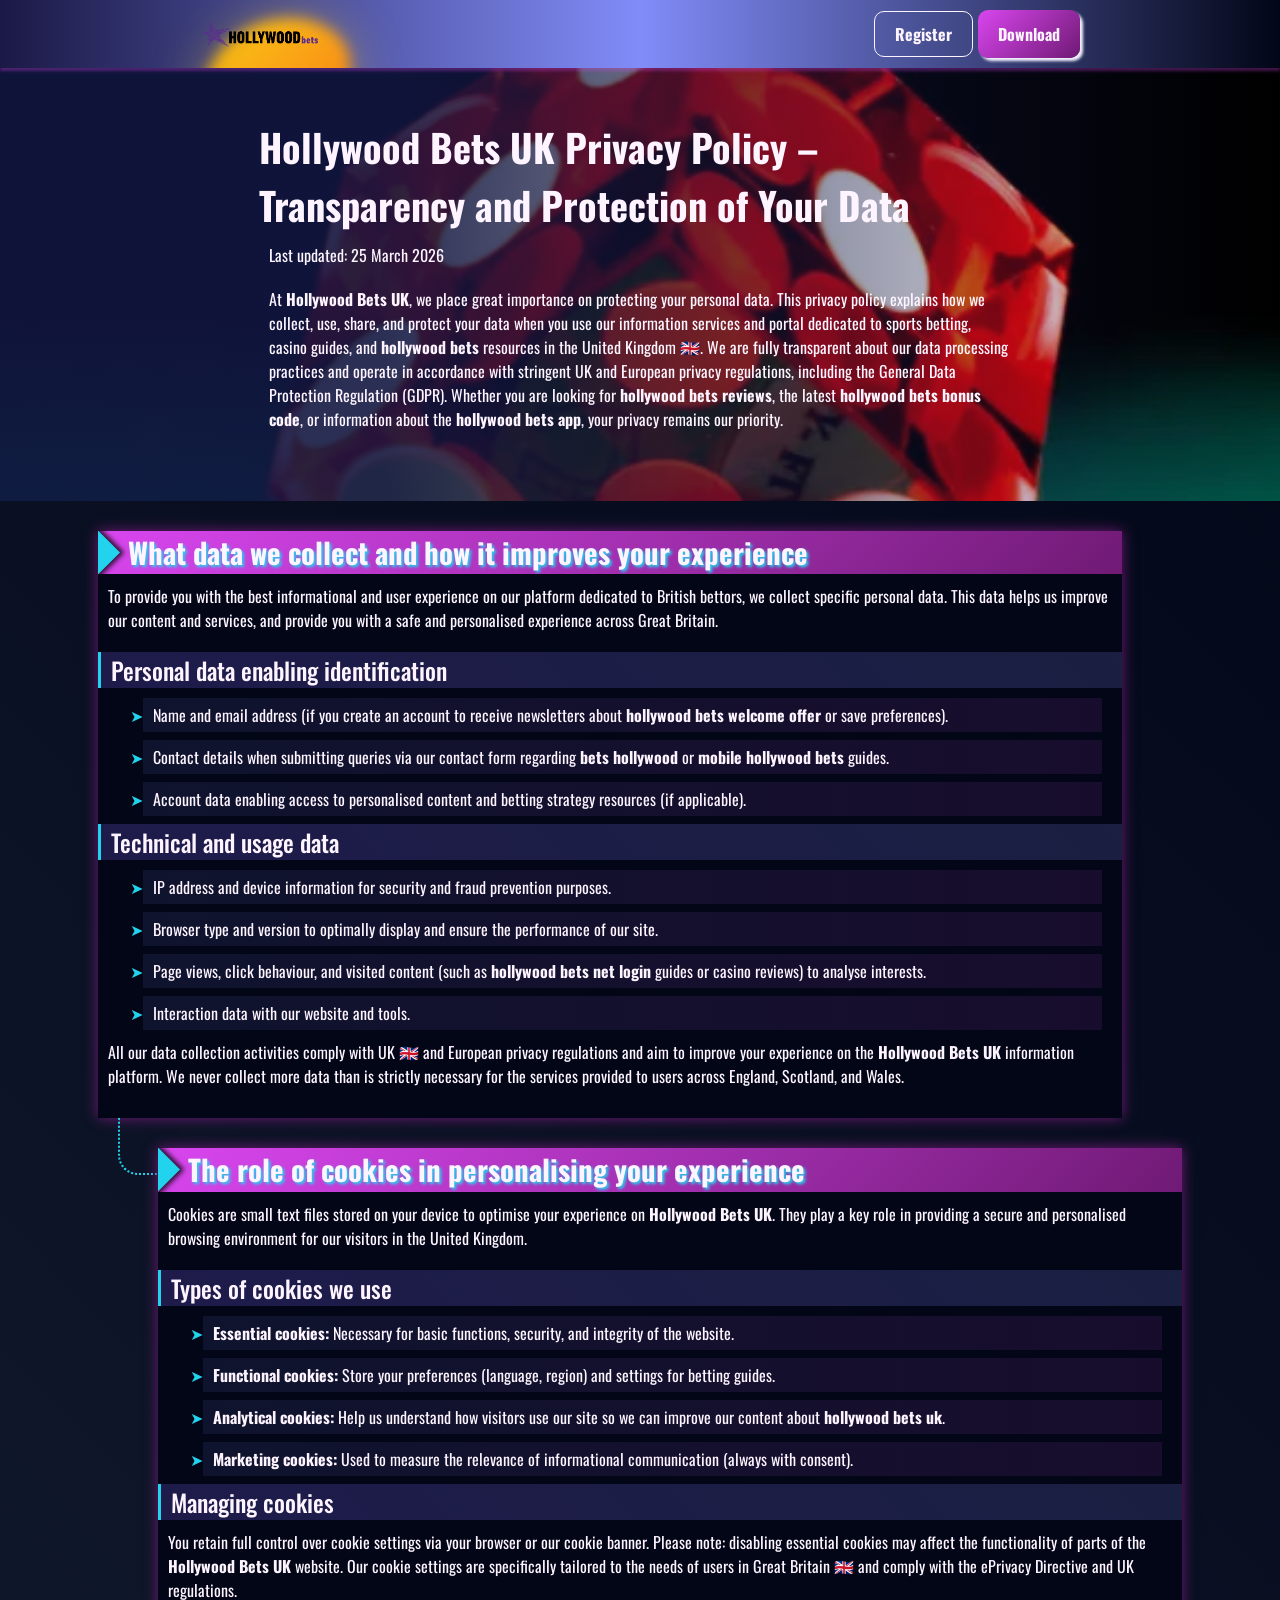
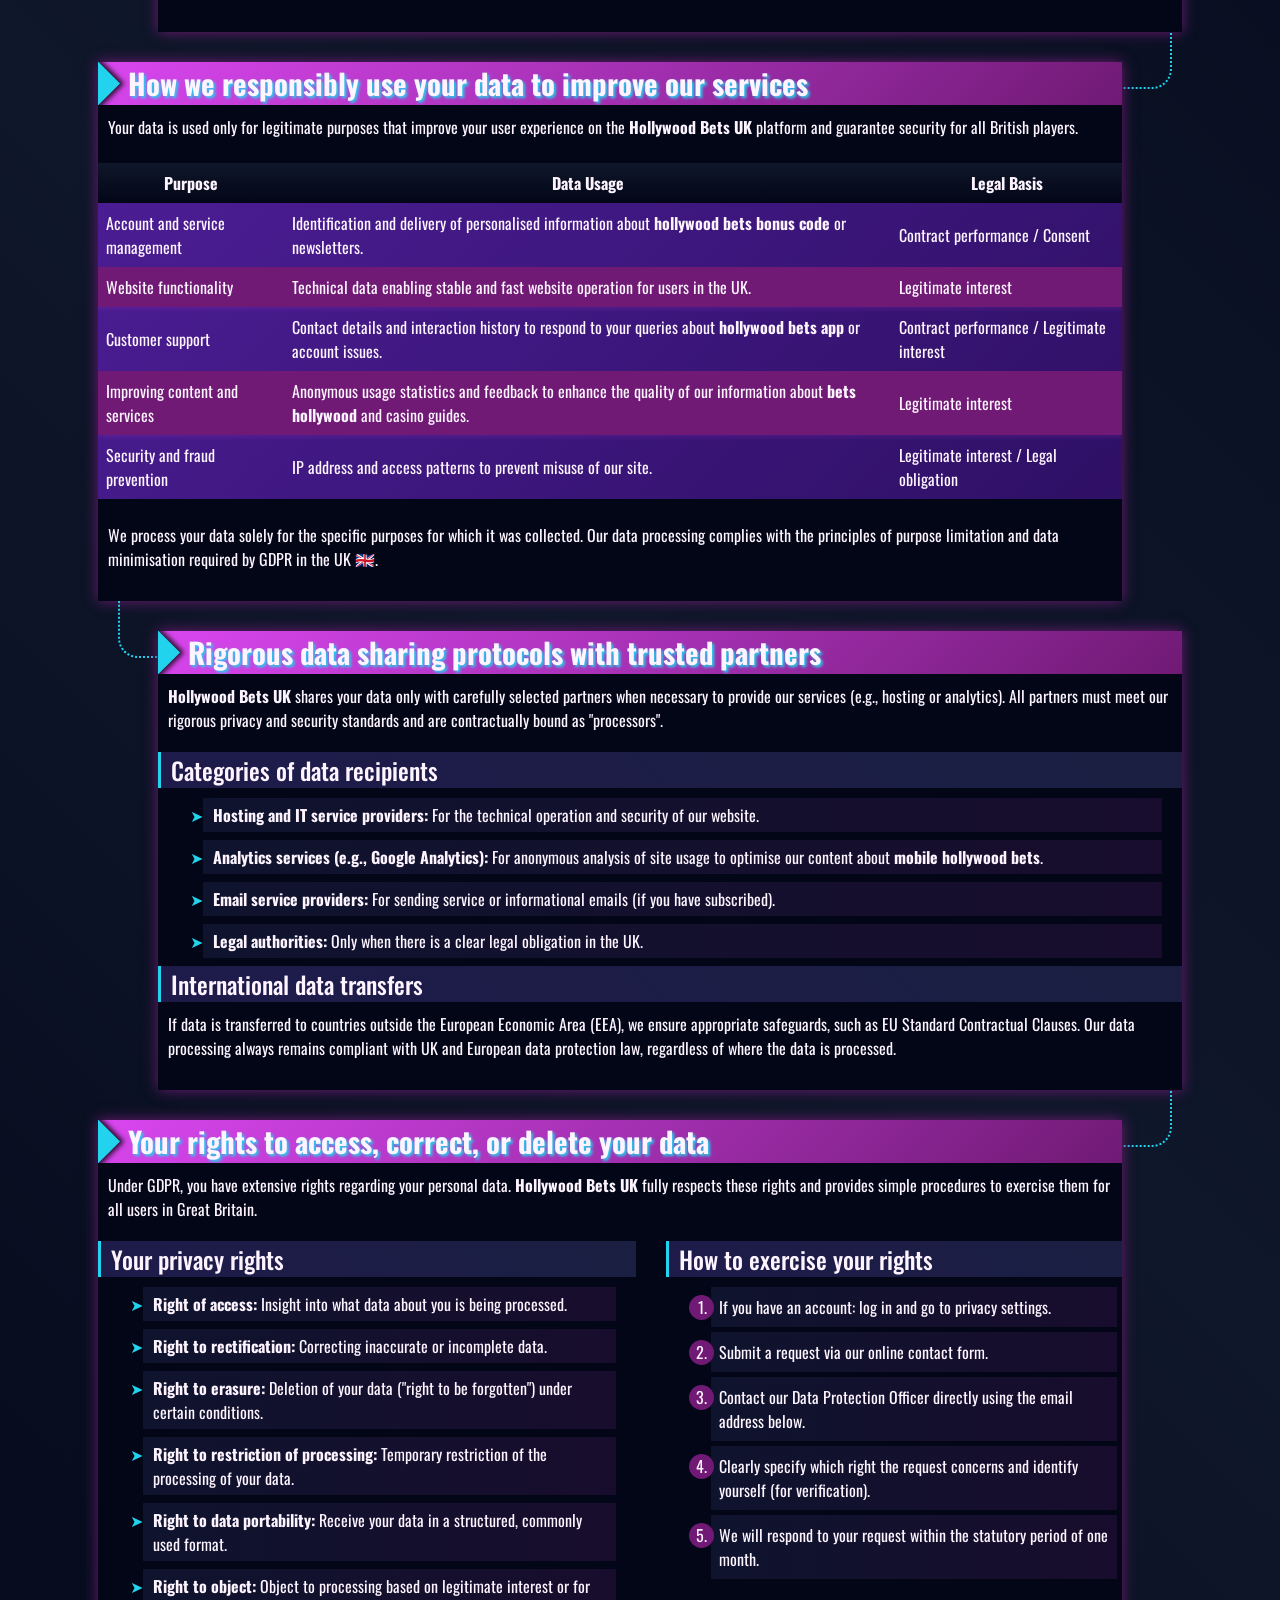
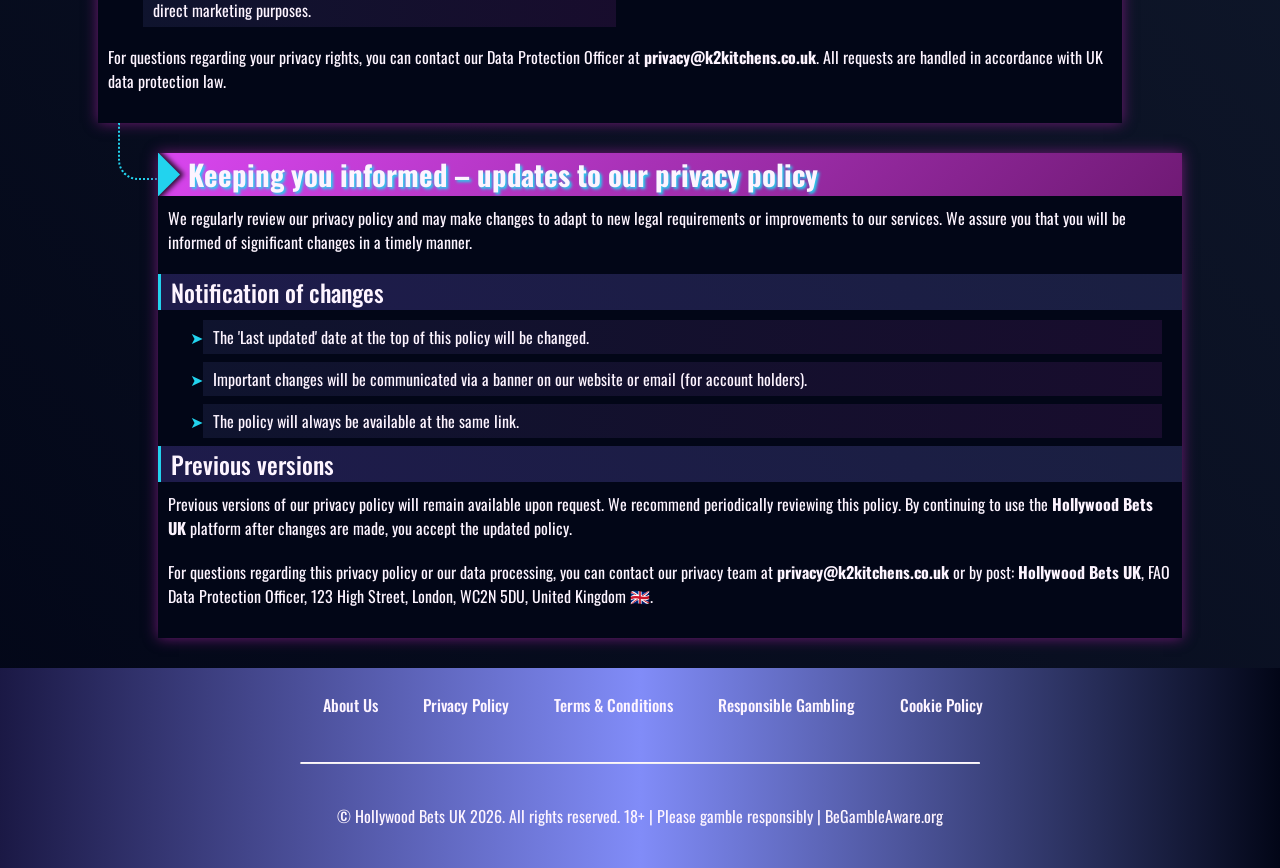
<file: privacy-policy/index.html>
<!DOCTYPE html>
<html lang="en">

<head>
    <meta charset="UTF-8">
    <meta name="viewport" content="width=device-width, initial-scale=1.0">
    <link rel="stylesheet" href="/style.css">
    <link rel="shortcut icon" href="/favicon.ico" type="image/x-icon">
    <title>Hollywood Bets UK – Privacy Policy - Transparency and Protection of Your Data</title>
    <meta name="description"
        content="Hollywood Bets UK guarantees full transparency in data processing. Learn how we safely collect, protect, and use your data for a safer and more personalised user experience for British bettors.">
    <meta name="googlebot" content="index,follow,noarchive">

    <link rel="canonical" href="https://k2kitchens.co.uk/privacy-policy/">

    <meta property="og:type" content="website" />
    <meta property="og:title" content="Hollywood Bets UK – Privacy Policy - Transparency and Protection of Your Data" />
    <meta property="og:description"
        content="Hollywood Bets UK guarantees full transparency in data processing for all users across Great Britain." />
    <meta property="og:url" content="https://k2kitchens.co.uk/privacy-policy/" />
    <meta property="og:site_name" content="Hollywood Bets UK" />
    <meta property="og:locale" content="en_GB" />

    <script type="application/ld+json">
    {
        "@context": "https://schema.org",
        "@type": "WebPage",
        "name": "Hollywood Bets UK Privacy Policy",
        "description": "Hollywood Bets UK privacy policy - transparent data protection for British users.",
        "url": "https://k2kitchens.co.uk/privacy-policy/",
        "inLanguage": "en-GB"
    }
    </script>
</head>

<body>

    <header>
        <div class="logo">
            <a href="/"><img src="/img/logo.webp" alt="Hollywood Bets UK logo" width="140" height="70"></a>
        </div>

        <div class="header-btn">
            <a href="/play/" rel="nofollow" content="noindex" class="h-violet-btn">Register</a>
            <a href="/play/" rel="nofollow" content="noindex" class="h-accent-btn">Download</a>
        </div>
    </header>

    <main>
        <div class="promo">
            <div class="promo-l">
                <h1>Hollywood Bets UK Privacy Policy – Transparency and Protection of Your Data</h1>
                <p class="txt">
                    Last updated: 25 March 2026
                </p>
                <p class="txt">
                    At <strong>Hollywood Bets UK</strong>, we place great importance on protecting your personal data.
                    This privacy policy explains how we collect, use, share, and protect your data when you use our
                    information services and portal dedicated to sports betting, casino guides, and <strong>hollywood
                        bets</strong> resources in the United Kingdom 🇬🇧. We are fully transparent about our data
                    processing practices and operate in accordance with stringent UK and European privacy regulations,
                    including the General Data Protection Regulation (GDPR). Whether you are looking for
                    <strong>hollywood bets reviews</strong>, the latest <strong>hollywood bets bonus code</strong>, or
                    information about the <strong>hollywood bets app</strong>, your privacy remains our priority.
                </p>
            </div>
        </div>

        <div class="wrapper">
            <div class="container">
                <div class="container__header">
                    <h2>What data we collect and how it improves your experience</h2>
                </div>
                <p class="txt">
                    To provide you with the best informational and user experience on our platform dedicated to British
                    bettors, we collect specific
                    personal data. This data helps us improve our content and services, and provide you with a safe and
                    personalised experience across Great Britain.
                </p>

                <h3>Personal data enabling identification</h3>
                <ul>
                    <li>Name and email address (if you create an account to receive newsletters about <strong>hollywood
                            bets welcome offer</strong> or save preferences).</li>
                    <li>Contact details when submitting queries via our contact form regarding <strong>bets
                            hollywood</strong> or <strong>mobile hollywood bets</strong> guides.</li>
                    <li>Account data enabling access to personalised content and betting strategy resources (if
                        applicable).</li>
                </ul>

                <h3>Technical and usage data</h3>
                <ul>
                    <li>IP address and device information for security and fraud prevention purposes.</li>
                    <li>Browser type and version to optimally display and ensure the performance of our site.</li>
                    <li>Page views, click behaviour, and visited content (such as <strong>hollywood bets net
                            login</strong> guides or casino reviews) to analyse interests.</li>
                    <li>Interaction data with our website and tools.</li>
                </ul>

                <p class="txt">
                    All our data collection activities comply with UK 🇬🇧 and European privacy regulations and aim to
                    improve your experience on the <strong>Hollywood Bets UK</strong> information platform. We never
                    collect
                    more data than is strictly necessary for the services provided to users across England, Scotland,
                    and Wales.
                </p>
            </div>

            <div class="container">
                <div class="container__header">
                    <h2>The role of cookies in personalising your experience</h2>
                </div>
                <p class="txt">
                    Cookies are small text files stored on your device to optimise your experience on <strong>Hollywood
                        Bets UK</strong>. They play a key role in providing a secure and personalised browsing
                    environment for our visitors in the United Kingdom.
                </p>

                <h3>Types of cookies we use</h3>
                <ul>
                    <li><strong>Essential cookies:</strong> Necessary for basic functions, security, and integrity of
                        the website.</li>
                    <li><strong>Functional cookies:</strong> Store your preferences (language, region) and settings for
                        betting guides.</li>
                    <li><strong>Analytical cookies:</strong> Help us understand how visitors use our site so we can
                        improve our content about <strong>hollywood bets uk</strong>.</li>
                    <li><strong>Marketing cookies:</strong> Used to measure the relevance of informational communication
                        (always with consent).</li>
                </ul>

                <h3>Managing cookies</h3>
                <p class="txt">
                    You retain full control over cookie settings via your browser or our cookie banner. Please note:
                    disabling essential cookies may affect the functionality of parts of the <strong>Hollywood
                        Bets UK</strong> website. Our cookie settings are specifically tailored to the needs of users in
                    Great Britain 🇬🇧 and comply with the ePrivacy Directive and UK regulations.
                </p>
            </div>

            <div class="container">
                <div class="container__header">
                    <h2>How we responsibly use your data to improve our services</h2>
                </div>
                <p class="txt">
                    Your data is used only for legitimate purposes that improve your user experience on the
                    <strong>Hollywood
                        Bets UK</strong> platform and guarantee security for all British players.
                </p>

                <div class="table-wrapper">
                    <table>
                        <thead>
                            <tr>
                                <th>Purpose</th>
                                <th>Data Usage</th>
                                <th>Legal Basis</th>
                            </tr>
                        </thead>
                        <tbody>
                            <tr>
                                <td>Account and service management</td>
                                <td>Identification and delivery of personalised information about <strong>hollywood bets
                                        bonus code</strong> or newsletters.</td>
                                <td>Contract performance / Consent</td>
                            </tr>
                            <tr>
                                <td>Website functionality</td>
                                <td>Technical data enabling stable and fast website operation for users in the UK.</td>
                                <td>Legitimate interest</td>
                            </tr>
                            <tr>
                                <td>Customer support</td>
                                <td>Contact details and interaction history to respond to your queries about
                                    <strong>hollywood bets app</strong> or account issues.
                                </td>
                                <td>Contract performance / Legitimate interest</td>
                            </tr>
                            <tr>
                                <td>Improving content and services</td>
                                <td>Anonymous usage statistics and feedback to enhance the quality of our information
                                    about <strong>bets hollywood</strong> and casino guides.</td>
                                <td>Legitimate interest</td>
                            </tr>
                            <tr>
                                <td>Security and fraud prevention</td>
                                <td>IP address and access patterns to prevent misuse of our site.</td>
                                <td>Legitimate interest / Legal obligation</td>
                            </tr>
                        </tbody>
                    </table>
                </div>

                <p class="txt">
                    We process your data solely for the specific purposes for which it was collected. Our data
                    processing complies with the principles of purpose limitation and data minimisation required by GDPR
                    in the UK 🇬🇧.
                </p>
            </div>

            <div class="container">
                <div class="container__header">
                    <h2>Rigorous data sharing protocols with trusted partners</h2>
                </div>
                <p class="txt">
                    <strong>Hollywood Bets UK</strong> shares your data only with carefully selected partners when
                    necessary
                    to provide our services (e.g., hosting or analytics). All partners must meet our rigorous privacy
                    and security standards and are contractually bound as "processors".
                </p>

                <h3>Categories of data recipients</h3>
                <ul>
                    <li><strong>Hosting and IT service providers:</strong> For the technical operation and security of
                        our website.</li>
                    <li><strong>Analytics services (e.g., Google Analytics):</strong> For anonymous analysis of site
                        usage to optimise our content about <strong>mobile hollywood bets</strong>.</li>
                    <li><strong>Email service providers:</strong> For sending service or informational emails (if you
                        have subscribed).</li>
                    <li><strong>Legal authorities:</strong> Only when there is a clear legal obligation in the UK.</li>
                </ul>

                <h3>International data transfers</h3>
                <p class="txt">
                    If data is transferred to countries outside the European Economic Area (EEA), we ensure appropriate
                    safeguards, such as EU Standard Contractual Clauses. Our data processing always remains compliant
                    with UK and European data protection law, regardless of where the data is processed.
                </p>
            </div>

            <div class="container">
                <div class="container__header">
                    <h2>Your rights to access, correct, or delete your data</h2>
                </div>
                <p class="txt">
                    Under GDPR, you have extensive rights regarding your personal data.
                    <strong>Hollywood Bets UK</strong> fully respects these rights and provides simple procedures to
                    exercise
                    them for all users in Great Britain.
                </p>

                <div class="comparison-list">
                    <div>
                        <h3>Your privacy rights</h3>
                        <ul>
                            <li><strong>Right of access:</strong> Insight into what data about you is being processed.
                            </li>
                            <li><strong>Right to rectification:</strong> Correcting inaccurate or incomplete data.</li>
                            <li><strong>Right to erasure:</strong> Deletion of your data ("right to be forgotten") under
                                certain conditions.</li>
                            <li><strong>Right to restriction of processing:</strong> Temporary restriction of the
                                processing of your data.</li>
                            <li><strong>Right to data portability:</strong> Receive your data in a structured, commonly
                                used format.</li>
                            <li><strong>Right to object:</strong> Object to processing based on legitimate interest or
                                for direct marketing purposes.</li>
                        </ul>
                    </div>

                    <div>
                        <h3>How to exercise your rights</h3>
                        <ol>
                            <li>If you have an account: log in and go to privacy settings.</li>
                            <li>Submit a request via our online <a href="/contact/">contact form</a>.</li>
                            <li>Contact our Data Protection Officer directly using the email address below.</li>
                            <li>Clearly specify which right the request concerns and identify yourself (for
                                verification).</li>
                            <li>We will respond to your request within the statutory period of one month.</li>
                        </ol>
                    </div>
                </div>

                <p class="txt">
                    For questions regarding your privacy rights, you can contact our Data Protection Officer at
                    <strong>privacy@k2kitchens.co.uk</strong>. All requests are handled in accordance with UK
                    data protection law.
                </p>
            </div>

            <div class="container">
                <div class="container__header">
                    <h2>Keeping you informed – updates to our privacy policy</h2>
                </div>
                <p class="txt">
                    We regularly review our privacy policy and may make changes to adapt to new legal requirements or
                    improvements to our services. We assure you that you will be informed of significant changes in a
                    timely manner.
                </p>

                <h3>Notification of changes</h3>
                <ul>
                    <li>The 'Last updated' date at the top of this policy will be changed.</li>
                    <li>Important changes will be communicated via a banner on our website or email (for account
                        holders).</li>
                    <li>The policy will always be available at the same link.</li>
                </ul>

                <h3>Previous versions</h3>
                <p class="txt">
                    Previous versions of our privacy policy will remain available upon request. We recommend
                    periodically reviewing this policy. By continuing to use the <strong>Hollywood Bets UK</strong>
                    platform
                    after changes are made, you accept the updated policy.
                </p>

                <p class="txt">
                    For questions regarding this privacy policy or our data processing, you can contact our privacy team
                    at <strong>privacy@k2kitchens.co.uk</strong> or by post: <strong>Hollywood Bets UK</strong>, FAO
                    Data Protection Officer,
                    123 High Street, London, WC2N 5DU, United Kingdom 🇬🇧.
                </p>
            </div>
        </div>
    </main>

    <footer>
        <ul class="f-nav">
            <li>
                <a href="/about-us/">About Us</a>
            </li>
            <li>
                <a href="/privacy-policy/">Privacy Policy</a>
            </li>
            <li>
                <a href="/terms-and-conditions/">Terms & Conditions</a>
            </li>
            <li>
                <a href="/responsible-gambling/">Responsible Gambling</a>
            </li>
            <li>
                <a href="/cookie-policy/">Cookie Policy</a>
            </li>
        </ul>

        <hr>

        <p class="txt">
            © Hollywood Bets UK 2026. All rights reserved. 18+ | Please gamble responsibly | BeGambleAware.org
        </p>
    </footer>
</body>

</html>
</file>
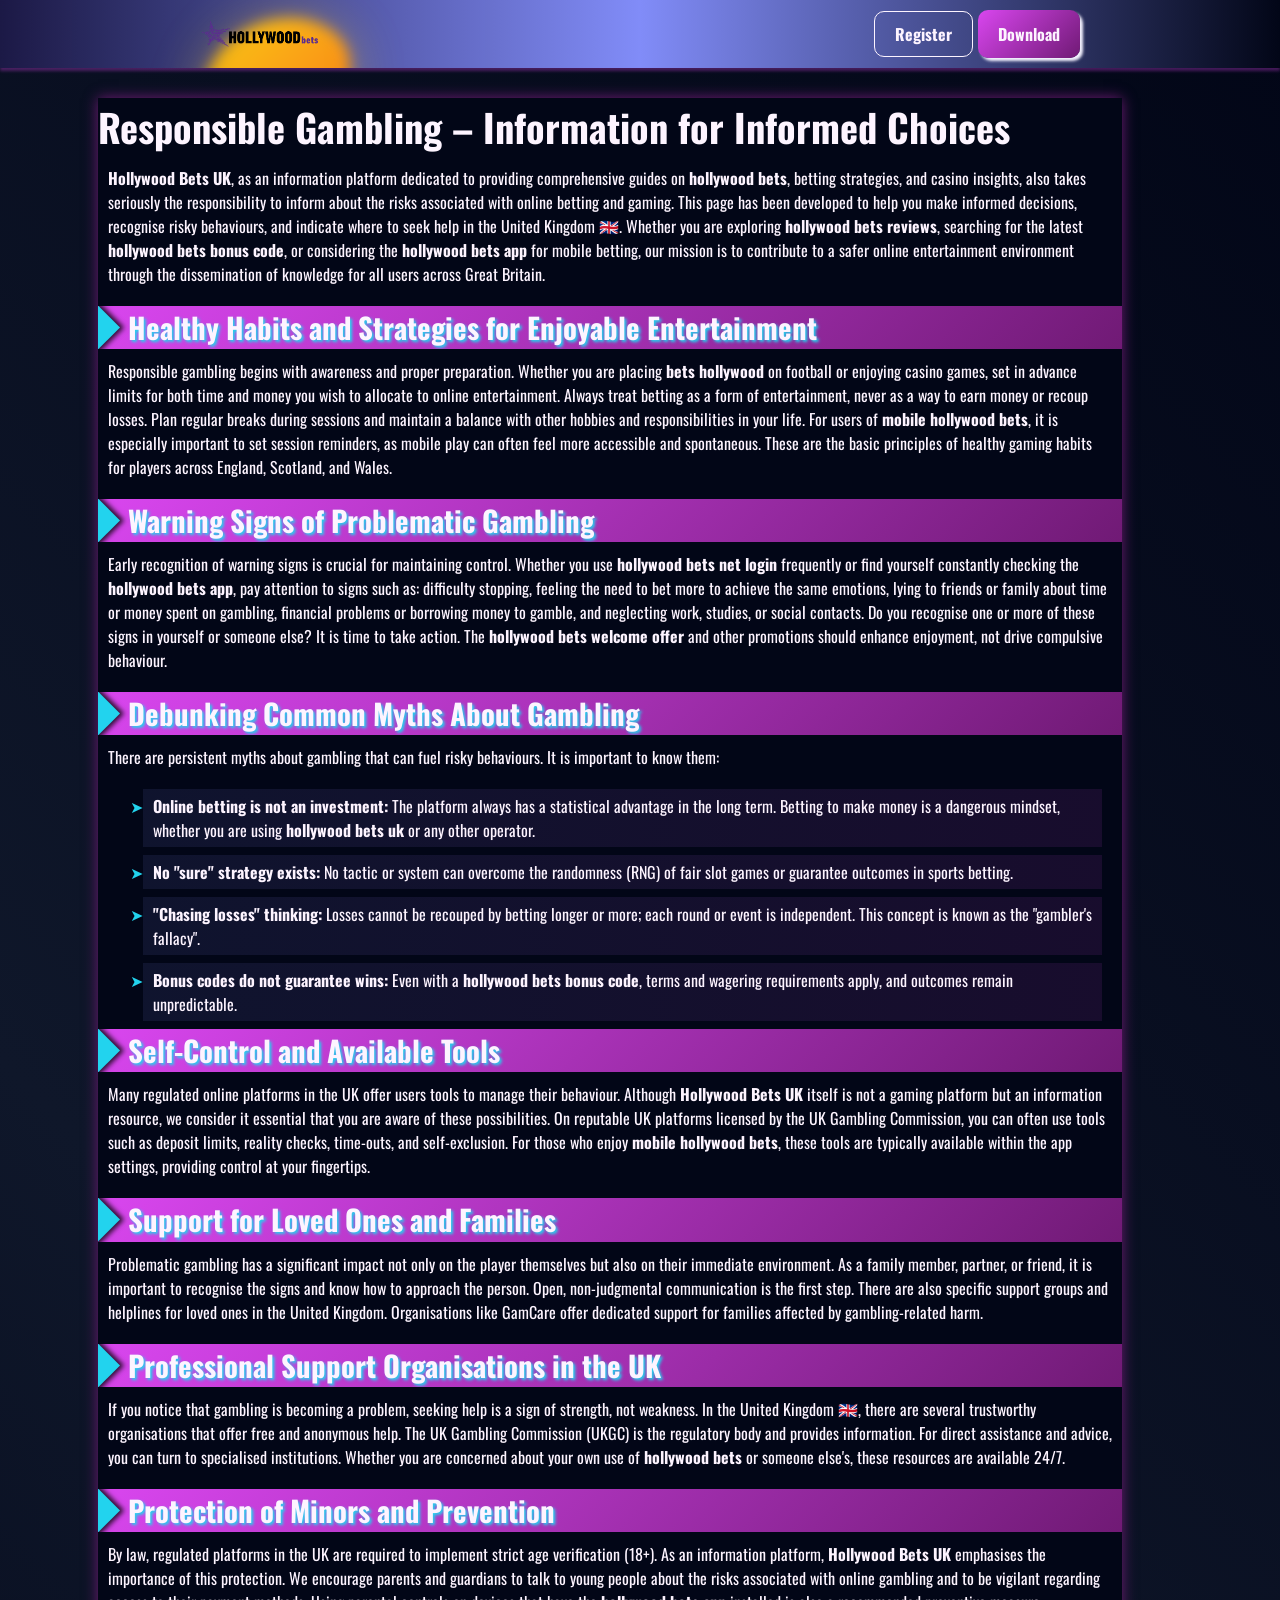
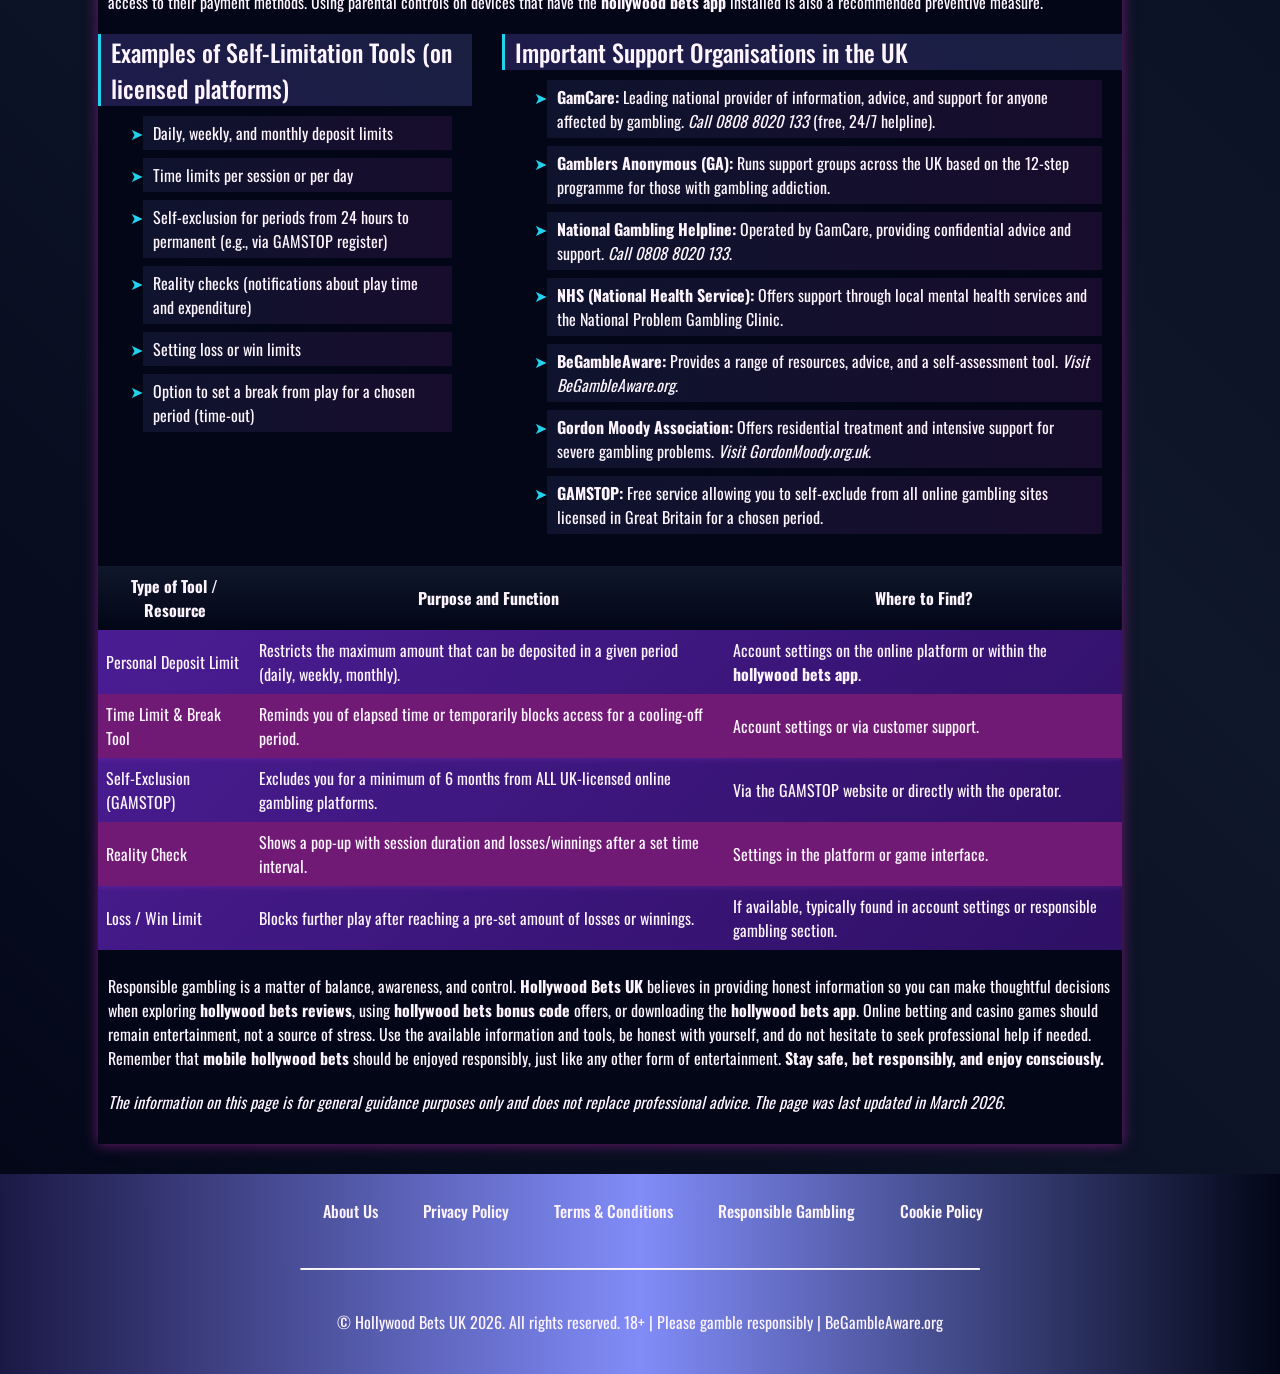
<file: responsible-gambling/index.html>
<!DOCTYPE html>
<html lang="en">

<head>
    <meta charset="UTF-8">
    <meta name="viewport" content="width=device-width, initial-scale=1.0">
    <link rel="stylesheet" href="/style.css">
    <link rel="shortcut icon" href="/favicon.ico" type="image/x-icon">
    <title>Responsible Gambling – Information and Support via Hollywood Bets UK</title>
    <meta name="description"
        content="Hollywood Bets UK provides information on responsible gambling. Learn to recognise risky behaviours, find self-control tools, and discover professional support organisations for safe and conscious enjoyment of online betting and casino entertainment.">
    <meta name="googlebot" content="index,follow,noarchive">

    <link rel="canonical" href="https://k2kitchens.co.uk/responsible-gambling/">

    <meta property="og:type" content="website" />
    <meta property="og:title" content="Responsible Gambling – Information and Support via Hollywood Bets UK" />
    <meta property="og:description"
        content="Hollywood Bets UK provides information on responsible gambling. Learn to recognise risky behaviours and find effective self-control tools for British players." />
    <meta property="og:url" content="https://k2kitchens.co.uk/responsible-gambling/" />
    <meta property="og:site_name" content="Hollywood Bets UK" />
    <meta property="og:locale" content="en_GB" />

    <meta name="twitter:card" content="summary" />
    <meta name="twitter:title" content="Responsible Gambling – Information from Hollywood Bets UK" />
    <meta name="twitter:description"
        content="Strategies and tools for healthy and conscious enjoyment of online betting and casino entertainment, developed by Hollywood Bets UK." />
</head>

<body>

    <header>
        <div class="logo">
            <a href="/"><img src="/img/logo.webp" alt="Hollywood Bets UK logo" width="140" height="70"></a>
        </div>

        <div class="header-btn">
            <a href="/play/" rel="nofollow" content="noindex" class="h-violet-btn">Register</a>
            <a href="/play/" rel="nofollow" content="noindex" class="h-accent-btn">Download</a>
        </div>
    </header>

    <main>
        <div class="wrapper">
            <div class="container">
                <h1>Responsible Gambling – Information for Informed Choices</h1>
                <p class="txt">
                    <strong>Hollywood Bets UK</strong>, as an information platform dedicated to providing comprehensive
                    guides on <strong>hollywood bets</strong>, betting strategies, and casino insights, also takes
                    seriously the responsibility to inform about the risks associated with online betting and gaming.
                    This page has been developed to help you make informed decisions, recognise risky behaviours, and
                    indicate where to seek help in the United Kingdom 🇬🇧. Whether you are exploring <strong>hollywood
                        bets reviews</strong>, searching for the latest <strong>hollywood bets bonus code</strong>, or
                    considering the <strong>hollywood bets app</strong> for mobile betting, our mission is to contribute
                    to a safer online entertainment environment through the dissemination of knowledge for all users
                    across Great Britain.
                </p>

                <div class="container__header">
                    <h2>Healthy Habits and Strategies for Enjoyable Entertainment</h2>
                </div>
                <p class="txt">
                    Responsible gambling begins with awareness and proper preparation. Whether you are placing
                    <strong>bets hollywood</strong> on football or enjoying casino games, set in advance limits for both
                    time and money you wish to allocate to online entertainment. Always treat betting as a form of
                    entertainment, never as a way to earn money or recoup losses. Plan regular breaks during sessions
                    and maintain a balance with other hobbies and responsibilities in your life. For users of
                    <strong>mobile hollywood bets</strong>, it is especially important to set session reminders, as
                    mobile play can often feel more accessible and spontaneous. These are the basic principles of
                    healthy gaming habits for players across England, Scotland, and Wales.
                </p>

                <div class="container__header">
                    <h2>Warning Signs of Problematic Gambling</h2>
                </div>
                <p class="txt">
                    Early recognition of warning signs is crucial for maintaining control. Whether you use
                    <strong>hollywood bets net login</strong> frequently or find yourself constantly checking the
                    <strong>hollywood bets app</strong>, pay attention to signs such as: difficulty stopping, feeling
                    the need to bet more to achieve the same emotions, lying to friends or family about time or money
                    spent on gambling, financial problems or borrowing money to gamble, and neglecting work, studies, or
                    social contacts. Do you recognise one or more of these signs in yourself or someone else? It is time
                    to take action. The <strong>hollywood bets welcome offer</strong> and other promotions should
                    enhance enjoyment, not drive compulsive behaviour.
                </p>

                <div class="container__header">
                    <h2>Debunking Common Myths About Gambling</h2>
                </div>
                <p class="txt">
                    There are persistent myths about gambling that can fuel risky behaviours. It is important to know
                    them:
                </p>
                <ul>
                    <li><strong>Online betting is not an investment:</strong> The platform always has a statistical
                        advantage in the long term. Betting to make money is a dangerous mindset, whether you are using
                        <strong>hollywood bets uk</strong> or any other operator.
                    </li>
                    <li><strong>No "sure" strategy exists:</strong> No tactic or system can overcome the randomness
                        (RNG) of fair slot games or guarantee outcomes in sports betting.</li>
                    <li><strong>"Chasing losses" thinking:</strong> Losses cannot be recouped by betting longer or more;
                        each round or event is independent. This concept is known as the "gambler's fallacy".</li>
                    <li><strong>Bonus codes do not guarantee wins:</strong> Even with a <strong>hollywood bets bonus
                            code</strong>, terms and wagering requirements apply, and outcomes remain unpredictable.
                    </li>
                </ul>

                <div class="container__header">
                    <h2>Self-Control and Available Tools</h2>
                </div>
                <p class="txt">
                    Many regulated online platforms in the UK offer users tools to manage their behaviour. Although
                    <strong>Hollywood Bets UK</strong> itself is not a gaming platform but an information resource, we
                    consider it essential that you are aware of these possibilities. On reputable UK platforms licensed
                    by the UK Gambling Commission, you can often use tools such as deposit limits, reality checks,
                    time-outs, and self-exclusion. For those who enjoy <strong>mobile hollywood bets</strong>, these
                    tools are typically available within the app settings, providing control at your fingertips.
                </p>

                <div class="container__header">
                    <h2>Support for Loved Ones and Families</h2>
                </div>
                <p class="txt">
                    Problematic gambling has a significant impact not only on the player themselves but also on their
                    immediate environment. As a family member, partner, or friend, it is important to recognise the
                    signs and know how to approach the person. Open, non-judgmental communication is the first step.
                    There are also specific support groups and helplines for loved ones in the United Kingdom.
                    Organisations like GamCare offer dedicated support for families affected by gambling-related harm.
                </p>

                <div class="container__header">
                    <h2>Professional Support Organisations in the UK</h2>
                </div>
                <p class="txt">
                    If you notice that gambling is becoming a problem, seeking help is a sign of strength, not weakness.
                    In the United Kingdom 🇬🇧, there are several trustworthy organisations that offer free and
                    anonymous help. The UK Gambling Commission (UKGC) is the regulatory body and provides information.
                    For direct assistance and advice, you can turn to specialised institutions. Whether you are
                    concerned about your own use of <strong>hollywood bets</strong> or someone else's, these resources
                    are available 24/7.
                </p>

                <div class="container__header">
                    <h2>Protection of Minors and Prevention</h2>
                </div>
                <p class="txt">
                    By law, regulated platforms in the UK are required to implement strict age verification (18+). As an
                    information platform, <strong>Hollywood Bets UK</strong> emphasises the importance of this
                    protection. We encourage parents and guardians to talk to young people about the risks associated
                    with online gambling and to be vigilant regarding access to their payment methods. Using parental
                    controls on devices that have the <strong>hollywood bets app</strong> installed is also a
                    recommended preventive measure.
                </p>

                <div class="comparison-list">
                    <div>
                        <h3>Examples of Self-Limitation Tools (on licensed platforms)</h3>
                        <ul>
                            <li>Daily, weekly, and monthly deposit limits</li>
                            <li>Time limits per session or per day</li>
                            <li>Self-exclusion for periods from 24 hours to permanent (e.g., via GAMSTOP register)</li>
                            <li>Reality checks (notifications about play time and expenditure)</li>
                            <li>Setting loss or win limits</li>
                            <li>Option to set a break from play for a chosen period (time-out)</li>
                        </ul>
                    </div>

                    <div>
                        <h3>Important Support Organisations in the UK</h3>
                        <ul>
                            <li><strong>GamCare:</strong> Leading national provider of information, advice, and support
                                for anyone affected by gambling. <em>Call 0808 8020 133</em> (free, 24/7 helpline).</li>
                            <li><strong>Gamblers Anonymous (GA):</strong> Runs support groups across the UK based on the
                                12-step programme for those with gambling addiction.</li>
                            <li><strong>National Gambling Helpline:</strong> Operated by GamCare, providing confidential
                                advice and support. <em>Call 0808 8020 133</em>.</li>
                            <li><strong>NHS (National Health Service):</strong> Offers support through local mental
                                health services and the National Problem Gambling Clinic.</li>
                            <li><strong>BeGambleAware:</strong> Provides a range of resources, advice, and a
                                self-assessment tool. <em>Visit BeGambleAware.org</em>.</li>
                            <li><strong>Gordon Moody Association:</strong> Offers residential treatment and intensive
                                support for severe gambling problems. <em>Visit GordonMoody.org.uk</em>.</li>
                            <li><strong>GAMSTOP:</strong> Free service allowing you to self-exclude from all online
                                gambling sites licensed in Great Britain for a chosen period.</li>
                        </ul>
                    </div>
                </div>

                <div class="table-wrapper">
                    <table>
                        <thead>
                            <tr>
                                <th>Type of Tool / Resource</th>
                                <th>Purpose and Function</th>
                                <th>Where to Find?</th>
                            </tr>
                        </thead>
                        <tbody>
                            <tr>
                                <td>Personal Deposit Limit</td>
                                <td>Restricts the maximum amount that can be deposited in a given period (daily, weekly,
                                    monthly).</td>
                                <td>Account settings on the online platform or within the <strong>hollywood bets
                                        app</strong>.</td>
                            </tr>
                            <tr>
                                <td>Time Limit & Break Tool</td>
                                <td>Reminds you of elapsed time or temporarily blocks access for a cooling-off period.
                                </td>
                                <td>Account settings or via customer support.</td>
                            </tr>
                            <tr>
                                <td>Self-Exclusion (GAMSTOP)</td>
                                <td>Excludes you for a minimum of 6 months from ALL UK-licensed online gambling
                                    platforms.</td>
                                <td>Via the GAMSTOP website or directly with the operator.</td>
                            </tr>
                            <tr>
                                <td>Reality Check</td>
                                <td>Shows a pop-up with session duration and losses/winnings after a set time interval.
                                </td>
                                <td>Settings in the platform or game interface.</td>
                            </tr>
                            <tr>
                                <td>Loss / Win Limit</td>
                                <td>Blocks further play after reaching a pre-set amount of losses or winnings.</td>
                                <td>If available, typically found in account settings or responsible gambling section.
                                </td>
                            </tr>
                        </tbody>
                    </table>
                </div>

                <p class="txt">
                    Responsible gambling is a matter of balance, awareness, and control. <strong>Hollywood Bets
                        UK</strong> believes in providing honest information so you can make thoughtful decisions when
                    exploring <strong>hollywood bets reviews</strong>, using <strong>hollywood bets bonus code</strong>
                    offers, or downloading the <strong>hollywood bets app</strong>. Online betting and casino games
                    should remain entertainment, not a source of stress. Use the available information and tools, be
                    honest with yourself, and do not hesitate to seek professional help if needed. Remember that
                    <strong>mobile hollywood bets</strong> should be enjoyed responsibly, just like any other form of
                    entertainment.
                    <strong>Stay safe, bet responsibly, and enjoy consciously.</strong>
                </p>
                <p class="txt"><em>The information on this page is for general guidance purposes only and does not
                        replace professional advice. The page was last updated in March 2026.</em></p>
            </div>
        </div>
    </main>

    <footer>
        <ul class="f-nav">
            <li>
                <a href="/about-us/">About Us</a>
            </li>
            <li>
                <a href="/privacy-policy/">Privacy Policy</a>
            </li>
            <li>
                <a href="/terms-and-conditions/">Terms & Conditions</a>
            </li>
            <li>
                <a href="/responsible-gambling/">Responsible Gambling</a>
            </li>
            <li>
                <a href="/cookie-policy/">Cookie Policy</a>
            </li>
        </ul>

        <hr>

        <p class="txt">
            © Hollywood Bets UK 2026. All rights reserved. 18+ | Please gamble responsibly | BeGambleAware.org
        </p>
    </footer>
</body>

</html>
</file>
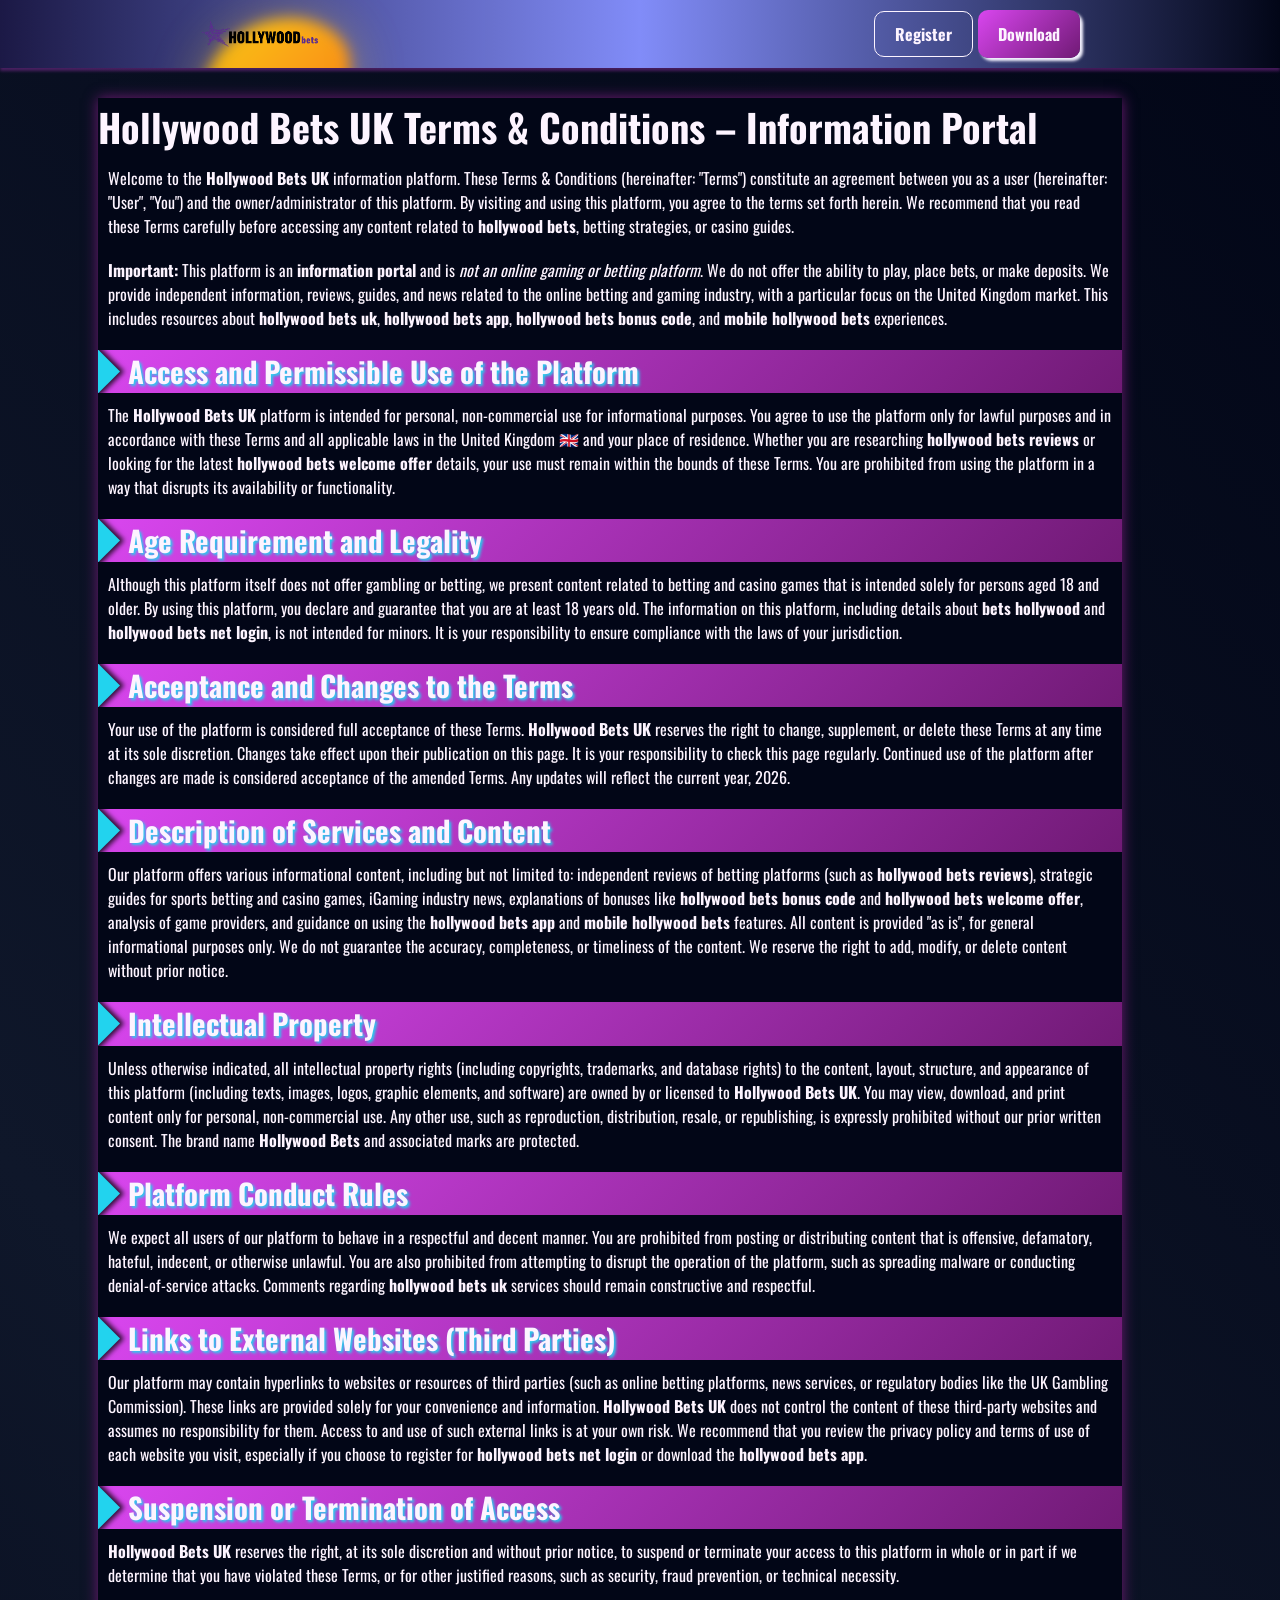
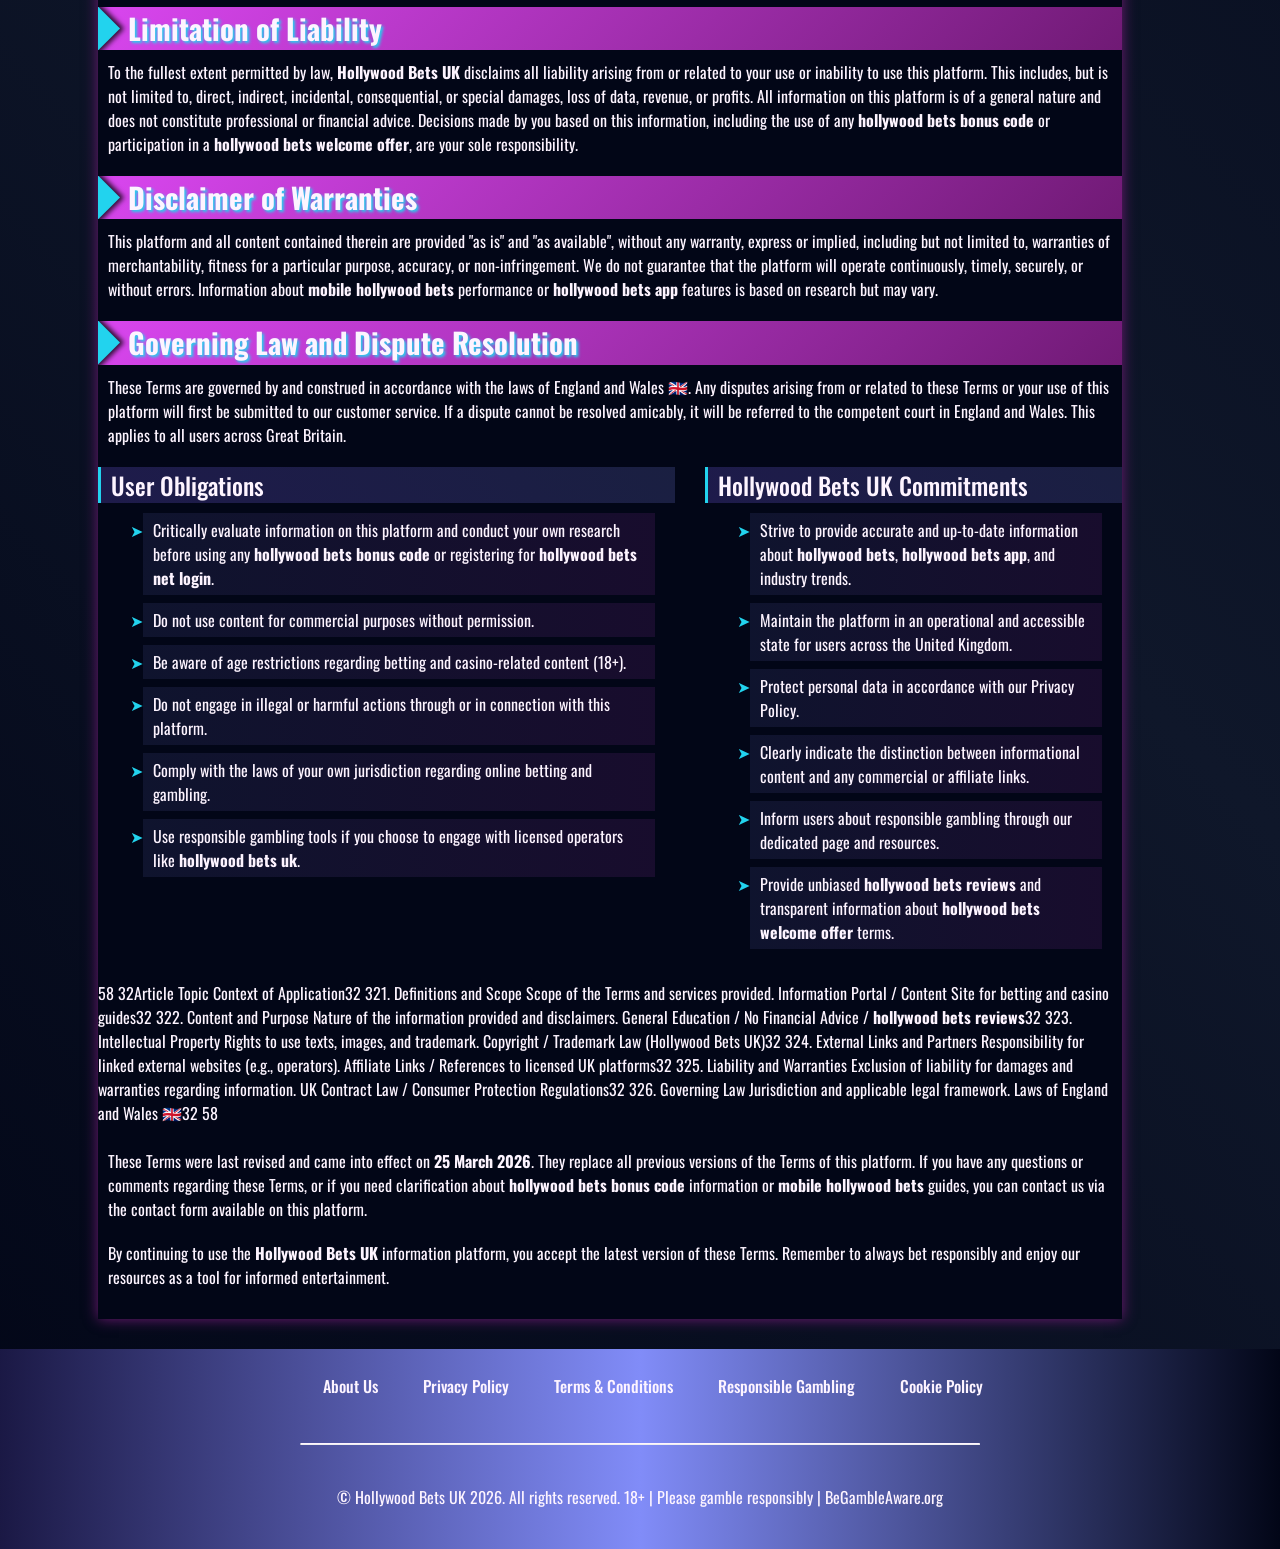
<file: terms-and-conditions/index.html>
<!DOCTYPE html>
<html lang="en">

<head>
    <meta charset="UTF-8">
    <meta name="viewport" content="width=device-width, initial-scale=1.0">
    <link rel="stylesheet" href="/style.css">
    <link rel="shortcut icon" href="/favicon.ico" type="image/x-icon">
    <title>Terms & Conditions – Hollywood Bets UK Information Platform</title>
    <meta name="description"
        content="By using the Hollywood Bets UK platform, you accept these Terms & Conditions, which define our services, describe your rights, and promote responsible use of our betting and casino information resources.">
    <meta name="googlebot" content="index,follow,noarchive">

    <link rel="canonical" href="https://k2kitchens.co.uk/terms-and-conditions/">

    <meta property="og:type" content="website" />
    <meta property="og:title" content="Terms & Conditions – Hollywood Bets UK Information Platform" />
    <meta property="og:description"
        content="Review the Terms & Conditions of the Hollywood Bets UK information platform for a clear understanding of the scope of services provided for British bettors." />
    <meta property="og:url" content="https://k2kitchens.co.uk/terms-and-conditions/" />
    <meta property="og:site_name" content="Hollywood Bets UK" />
    <meta property="og:locale" content="en_GB" />

    <meta name="twitter:card" content="summary" />
    <meta name="twitter:title" content="Terms & Conditions - Hollywood Bets UK" />
    <meta name="twitter:description"
        content="Official terms of use for the Hollywood Bets UK information portal, covering betting guides and casino resources." />
</head>

<body>

    <header>
        <div class="logo">
            <a href="/"><img src="/img/logo.webp" alt="Hollywood Bets UK logo" width="140" height="70"></a>
        </div>

        <div class="header-btn">
            <a href="/play/" rel="nofollow" content="noindex" class="h-violet-btn">Register</a>
            <a href="/play/" rel="nofollow" content="noindex" class="h-accent-btn">Download</a>
        </div>
    </header>

    <main>
        <div class="wrapper">
            <div class="container">
                <h1>Hollywood Bets UK Terms & Conditions – Information Portal</h1>
                <p class="txt">
                    Welcome to the <strong>Hollywood Bets UK</strong> information platform. These Terms & Conditions
                    (hereinafter: "Terms") constitute an agreement between you as a user (hereinafter: "User", "You")
                    and the owner/administrator of this platform. By visiting and using this platform, you agree to the
                    terms set forth herein. We recommend that you read these Terms carefully before accessing any
                    content related to <strong>hollywood bets</strong>, betting strategies, or casino guides.
                </p>
                <p class="txt">
                    <strong>Important:</strong> This platform is an <strong>information portal</strong> and is <em>not
                        an online gaming or betting platform</em>. We do not offer the ability to play, place bets, or
                    make deposits. We provide independent information, reviews, guides, and news related to the online
                    betting and gaming industry, with a particular focus on the United Kingdom market. This includes
                    resources about <strong>hollywood bets uk</strong>, <strong>hollywood bets app</strong>,
                    <strong>hollywood bets bonus code</strong>, and <strong>mobile hollywood bets</strong> experiences.
                </p>

                <div class="container__header">
                    <h2>Access and Permissible Use of the Platform</h2>
                </div>
                <p class="txt">
                    The <strong>Hollywood Bets UK</strong> platform is intended for personal, non-commercial use for
                    informational purposes. You agree to use the platform only for lawful purposes and in accordance
                    with these Terms and all applicable laws in the United Kingdom 🇬🇧 and your place of residence.
                    Whether you are researching <strong>hollywood bets reviews</strong> or looking for the latest
                    <strong>hollywood bets welcome offer</strong> details, your use must remain within the bounds of
                    these Terms. You are prohibited from using the platform in a way that disrupts its availability or
                    functionality.
                </p>

                <div class="container__header">
                    <h2>Age Requirement and Legality</h2>
                </div>
                <p class="txt">
                    Although this platform itself does not offer gambling or betting, we present content related to
                    betting and casino games that is intended solely for persons aged 18 and older. By using this
                    platform, you declare and guarantee that you are at least 18 years old. The information on this
                    platform, including details about <strong>bets hollywood</strong> and <strong>hollywood bets net
                        login</strong>, is not intended for minors. It is your responsibility to ensure compliance with
                    the laws of your jurisdiction.
                </p>

                <div class="container__header">
                    <h2>Acceptance and Changes to the Terms</h2>
                </div>
                <p class="txt">
                    Your use of the platform is considered full acceptance of these Terms.
                    <strong>Hollywood Bets UK</strong> reserves the right to change, supplement, or delete these Terms
                    at any time at its sole discretion. Changes take effect upon their publication on this page. It is
                    your responsibility to check this page regularly. Continued use of the platform after changes are
                    made is considered acceptance of the amended Terms. Any updates will reflect the current year, 2026.
                </p>

                <div class="container__header">
                    <h2>Description of Services and Content</h2>
                </div>
                <p class="txt">
                    Our platform offers various informational content, including but not limited to: independent reviews
                    of betting platforms (such as <strong>hollywood bets reviews</strong>), strategic guides for sports
                    betting and casino games, iGaming industry news, explanations of bonuses like <strong>hollywood bets
                        bonus code</strong> and <strong>hollywood bets welcome offer</strong>, analysis of game
                    providers, and guidance on using the <strong>hollywood bets app</strong> and <strong>mobile
                        hollywood bets</strong> features. All content is provided "as is", for general informational
                    purposes only. We do not guarantee the accuracy, completeness, or timeliness of the content. We
                    reserve the right to add, modify, or delete content without prior notice.
                </p>

                <div class="container__header">
                    <h2>Intellectual Property</h2>
                </div>
                <p class="txt">
                    Unless otherwise indicated, all intellectual property rights (including copyrights, trademarks, and
                    database rights) to the content, layout, structure, and appearance of this platform (including
                    texts, images, logos, graphic elements, and software) are owned by or licensed to <strong>Hollywood
                        Bets UK</strong>. You may view, download, and print content only for personal, non-commercial
                    use. Any other use, such as reproduction, distribution, resale, or republishing, is expressly
                    prohibited without our prior written consent. The brand name <strong>Hollywood Bets</strong> and
                    associated marks are protected.
                </p>

                <div class="container__header">
                    <h2>Platform Conduct Rules</h2>
                </div>
                <p class="txt">
                    We expect all users of our platform to behave in a respectful and decent manner. You are prohibited
                    from posting or distributing content that is offensive, defamatory, hateful, indecent, or otherwise
                    unlawful. You are also prohibited from attempting to disrupt the operation of the platform, such as
                    spreading malware or conducting denial-of-service attacks. Comments regarding <strong>hollywood bets
                        uk</strong> services should remain constructive and respectful.
                </p>

                <div class="container__header">
                    <h2>Links to External Websites (Third Parties)</h2>
                </div>
                <p class="txt">
                    Our platform may contain hyperlinks to websites or resources of third parties (such as online
                    betting platforms, news services, or regulatory bodies like the UK Gambling Commission). These links
                    are provided solely for your convenience and information. <strong>Hollywood Bets UK</strong> does
                    not control the content of these third-party websites and assumes no responsibility for them. Access
                    to and use of such external links is at your own risk. We recommend that you review the privacy
                    policy and terms of use of each website you visit, especially if you choose to register for
                    <strong>hollywood bets net login</strong> or download the <strong>hollywood bets app</strong>.
                </p>

                <div class="container__header">
                    <h2>Suspension or Termination of Access</h2>
                </div>
                <p class="txt">
                    <strong>Hollywood Bets UK</strong> reserves the right, at its sole discretion and without prior
                    notice, to suspend or terminate your access to this platform in whole or in part if we determine
                    that you have violated these Terms, or for other justified reasons, such as security, fraud
                    prevention, or technical necessity.
                </p>

                <div class="container__header">
                    <h2>Limitation of Liability</h2>
                </div>
                <p class="txt">
                    To the fullest extent permitted by law, <strong>Hollywood Bets UK</strong> disclaims all liability
                    arising from or related to your use or inability to use this platform. This includes, but is not
                    limited to, direct, indirect, incidental, consequential, or special damages, loss of data, revenue,
                    or profits. All information on this platform is of a general nature and does not constitute
                    professional or financial advice. Decisions made by you based on this information, including the use
                    of any <strong>hollywood bets bonus code</strong> or participation in a <strong>hollywood bets
                        welcome offer</strong>, are your sole responsibility.
                </p>

                <div class="container__header">
                    <h2>Disclaimer of Warranties</h2>
                </div>
                <p class="txt">
                    This platform and all content contained therein are provided "as is" and "as available", without any
                    warranty, express or implied, including but not limited to, warranties of merchantability, fitness
                    for a particular purpose, accuracy, or non-infringement. We do not guarantee that the platform will
                    operate continuously, timely, securely, or without errors. Information about <strong>mobile
                        hollywood bets</strong> performance or <strong>hollywood bets app</strong> features is based on
                    research but may vary.
                </p>

                <div class="container__header">
                    <h2>Governing Law and Dispute Resolution</h2>
                </div>
                <p class="txt">
                    These Terms are governed by and construed in accordance with the laws of England and Wales 🇬🇧. Any
                    disputes arising from or related to these Terms or your use of this platform will first be submitted
                    to our customer service. If a dispute cannot be resolved amicably, it will be referred to the
                    competent court in England and Wales. This applies to all users across Great Britain.
                </p>

                <div class="comparison-list">
                    <div>
                        <h3>User Obligations</h3>
                        <ul>
                            <li>Critically evaluate information on this platform and conduct your own research before
                                using any <strong>hollywood bets bonus code</strong> or registering for
                                <strong>hollywood bets net login</strong>.
                            </li>
                            <li>Do not use content for commercial purposes without permission.</li>
                            <li>Be aware of age restrictions regarding betting and casino-related content (18+).</li>
                            <li>Do not engage in illegal or harmful actions through or in connection with this platform.
                            </li>
                            <li>Comply with the laws of your own jurisdiction regarding online betting and gambling.
                            </li>
                            <li>Use responsible gambling tools if you choose to engage with licensed operators like
                                <strong>hollywood bets uk</strong>.
                            </li>
                        </ul>
                    </div>

                    <div>
                        <h3>Hollywood Bets UK Commitments</h3>
                        <ul>
                            <li>Strive to provide accurate and up-to-date information about <strong>hollywood
                                    bets</strong>, <strong>hollywood bets app</strong>, and industry trends.</li>
                            <li>Maintain the platform in an operational and accessible state for users across the United
                                Kingdom.</li>
                            <li>Protect personal data in accordance with our Privacy Policy.</li>
                            <li>Clearly indicate the distinction between informational content and any commercial or
                                affiliate links.</li>
                            <li>Inform users about responsible gambling through our dedicated page and resources.</li>
                            <li>Provide unbiased <strong>hollywood bets reviews</strong> and transparent information
                                about <strong>hollywood bets welcome offer</strong> terms.</li>
                        </ul>
                    </div>
                </div>

                <div class="table-wrapper">
                    58
                    <thead>
                        32<th>Article</th>
                        <th>Topic</th>
                        <th>Context of Application</th>32
                    </thead>
                    <tbody>
                        32<td>1. Definitions and Scope</td>
                        <td>Scope of the Terms and services provided.</td>
                        <td>Information Portal / Content Site for betting and casino guides</td>32
                        32<td>2. Content and Purpose</td>
                        <td>Nature of the information provided and disclaimers.</td>
                        <td>General Education / No Financial Advice / <strong>hollywood bets reviews</strong></td>32
                        32<td>3. Intellectual Property</td>
                        <td>Rights to use texts, images, and trademark.</td>
                        <td>Copyright / Trademark Law (Hollywood Bets UK)</td>32
                        32<td>4. External Links and Partners</td>
                        <td>Responsibility for linked external websites (e.g., operators).</td>
                        <td>Affiliate Links / References to licensed UK platforms</td>32
                        32<td>5. Liability and Warranties</td>
                        <td>Exclusion of liability for damages and warranties regarding information.</td>
                        <td>UK Contract Law / Consumer Protection Regulations</td>32
                        32<td>6. Governing Law</td>
                        <td>Jurisdiction and applicable legal framework.</td>
                        <td>Laws of England and Wales 🇬🇧</td>32
                    </tbody>
                    58
                </div>

                <p class="txt">
                    These Terms were last revised and came into effect on <strong>25 March 2026</strong>. They replace
                    all previous versions of the Terms of this platform. If you have any questions or comments regarding
                    these Terms, or if you need clarification about <strong>hollywood bets bonus code</strong>
                    information or <strong>mobile hollywood bets</strong> guides, you can contact us via the contact
                    form available on this platform.
                </p>
                <p class="txt">
                    By continuing to use the <strong>Hollywood Bets UK</strong> information platform, you accept the
                    latest version of these Terms. Remember to always bet responsibly and enjoy our resources as a tool
                    for informed entertainment.
                </p>
            </div>
        </div>
    </main>

    <footer>
        <ul class="f-nav">
            <li>
                <a href="/about-us/">About Us</a>
            </li>
            <li>
                <a href="/privacy-policy/">Privacy Policy</a>
            </li>
            <li>
                <a href="/terms-and-conditions/">Terms & Conditions</a>
            </li>
            <li>
                <a href="/responsible-gambling/">Responsible Gambling</a>
            </li>
            <li>
                <a href="/cookie-policy/">Cookie Policy</a>
            </li>
        </ul>

        <hr>

        <p class="txt">
            © Hollywood Bets UK 2026. All rights reserved. 18+ | Please gamble responsibly | BeGambleAware.org
        </p>
    </footer>
</body>

</html>
</file>
<file: style.css>
@font-face {
	font-family: Oswald;
	src: url('./font/Oswald-Regular.ttf') format('truetype');
	font-weight: 400;
	font-style: normal;
}
@font-face {
	font-family: Oswald;
	src: url('./font/Oswald-Medium.ttf') format('truetype');
	font-weight: 500;
	font-style: normal;
}
@font-face {
	font-family: Oswald;
	src: url('./font/Oswald-Bold.ttf') format('truetype');
	font-weight: 700;
	font-style: normal;
}

@font-face {
	font-family: Inter;
	src: url('./font/Inter_18pt-Regular.ttf') format('truetype');
	font-weight: 400;
	font-style: normal;
}
@font-face {
	font-family: Inter;
	src: url('./font/Inter_18pt-Medium.ttf') format('truetype');
	font-weight: 500;
	font-style: normal;
}
@font-face {
	font-family: Inter;
	src: url('./font/Inter_18pt-Bold.ttf') format('truetype');
	font-weight: 700;
	font-style: normal;
}

:root {
	interpolate-size: allow-keywords;

	--background: linear-gradient(45deg, #020617 0%, #0f172a 45%, #020617 100%);
	--header: linear-gradient(90deg, #1e1b4be0, #818cf8, #020617);
	--btn-accent: linear-gradient(135deg, #d946ef, #701a75);
	--btn-inherit: #fdf4ff;
	--accent: linear-gradient(135deg, #a855f7, #6b21a8);
	--sub-title: linear-gradient(-135deg, #818cf830, #1e1b4b);
	--gift: #f5f3ff;
	--gift-bg: rgba(217, 70, 239, 0.1);
	--gift-btn: linear-gradient(135deg, #4c1d95, #2e1065);
	--border-radius: 10px;
	--container: #020617;
	--table: linear-gradient(180deg, #0f172a, #020617);
	--minus: #22d3ee;
	--shadow: #d946ef50;
	--second-shadow: #701a75;
	--text-shadow: #818cf8;
	--list-bg: linear-gradient(90deg, rgba(129, 140, 248, 0.1), rgba(217, 70, 239, 0.1));
}

* {
	margin: 0;
	padding: 0;
	box-sizing: border-box;
	scroll-behavior: smooth;
	text-overflow: clip;
}

ul {
	list-style: '➤';
	margin-left: 25px;
}

ul li,
ol li {
	position: relative;
	z-index: 1;
	background: var(--list-bg);
}

ul li {
	padding: 5px 10px;
	margin: 8px 20px;
}

ul li::marker {
	color: var(--minus);
}

ol li {
	padding: 8px;
	margin: 5px 5px 5px 45px;
}

ol li::before {
	content: '';
	position: absolute;
	top: 8px;
	left: -22px;
	width: 25px;
	height: 25px;
	border-radius: 50%;
	background-color: var(--second-shadow);
	z-index: -1;
}

ol {
	list-style-position: outside;
}

a {
	text-decoration: none;
	color: inherit;
}

img,
video {
	width: 80%;
	height: auto;
	display: block;
	border-radius: var(--border-radius);
}

button {
	all: unset;
	cursor: pointer;
	box-sizing: border-box;
}

input,
textarea,
button,
select {
	font: inherit;
	border: none;
	outline: none;
}

h1,
h2,
h3,
h4,
h5,
h6 {
	font-weight: 500;
	color: var(--btn-inherit) fff;
}

h1 {
	font-weight: 700;
	font-size: 2.4rem;
}

h2 {
	font-size: 1.8rem;
	font-weight: 700;
	text-shadow: 2px 2px 3px var(--minus);
}

h3 {
	font-size: 1.5rem;
	font-weight: 500;
	padding-left: 10px;
	margin-bottom: 10px;
	border-left: 3px solid var(--minus);
	background: var(--sub-title);
}

.txt {
	font-size: 1rem;
	margin: 10px 10px 20px 10px;
}

body {
	font-family: 'Oswald', sans-serif;
	font-size: 1rem;
	line-height: 1.5;
	background: var(--background);
	color: var(--btn-inherit);
	box-sizing: border-box;
}

main {
	width: 100%;
	margin: 0 auto;
}

header {
	padding: 10px 200px;
	height: auto;
	display: flex;
	align-items: center;
	justify-content: space-between;
	background: var(--header);
	box-shadow: 0 3px 3px var(--shadow);
	max-width: 100vw;
	margin: 0 auto;
	position: sticky;
	top: 0;
	z-index: 100;
	overflow: hidden;
}

header img {
	width: 120px;
	height: auto;
	border-radius: 10px;
}

.logo {
	position: relative;
}
.logo::before {
	content: '';
	position: absolute;
	width: 150px;
	height: 150px;
	background: linear-gradient(135deg, #facc15, #f97316);
	box-shadow:
		0 0 50px rgba(250, 204, 21, 0.4),
		inset 10px -10px 20px rgba(0, 0, 0, 0.1);
	border-radius: 60% 40% 30% 70% / 60% 30% 70% 40%;
	animation: morph 8s ease-in-out infinite;
	filter: blur(7px);
	z-index: -1;
}

.header-btn {
	display: flex;
	align-items: center;
	justify-content: center;
}

.h-violet-btn {
	padding: 10px 20px;
	font-size: 1rem;
	border: 1px solid var(--btn-inherit);
	border-radius: var(--border-radius);
	margin-right: 5px;
	font-weight: 700;
	transition: all 0.3s ease-in-out;
}

.h-accent-btn {
	padding: 12px 20px;
	font-size: 1rem;
	background: var(--btn-accent);
	box-shadow: 3px 3px 3px var(--gift);
	border-radius: var(--border-radius);
	text-align: center;
	font-weight: 700;
	transition: all 0.3s ease;
}

.h-app-link {
	font-size: 1rem;
	font-weight: 600;
	transition: all 0.5s ease;
}

.h-accent-btn:hover {
	background: white;
	color: var(--minus);
}

.h-violet-btn:hover,
.h-accent-btn:hover {
	transform: scale(0.9);
	box-shadow: 1px 1px 5px var(--gift);
}

.h-app-link:hover {
	font-size: 1.2rem;
}

.wrapper {
	max-width: 80%;
	margin: 0 auto;
}

.promo {
	display: flex;
	flex-direction: column;
	align-items: center;
	justify-content: space-between;
	padding: 10px;
	margin: 0 auto;
	gap: 10px;
	background-image:
		linear-gradient(90deg, rgba(17, 22, 65, 0.89) 30%, rgba(255, 255, 255, 0) 100%), url(./img/layer.webp);
	background-attachment: fixed;
	background-repeat: no-repeat;
	background-size: cover;
}

.promo-l {
	padding: 40px 60px;
	width: 70%;
	z-index: 10;
}

.promo-gift {
	position: relative;
	display: flex;
	align-items: center;
	width: 60%;
	height: auto;
	padding: 10px 30px;
	text-align: center;
	background: var(--gift-bg);
	backdrop-filter: blur(5px);
}

.gift-box {
	position: absolute;
	left: 0;
	background: var(--gift);
	border-radius: 100%;
	display: none;
	width: 84px;
	height: auto;
	align-items: center;
	justify-content: center;
	padding: 12px;
	margin: 0px auto;
	margin-top: -48px;
}

.txt-accent {
	color: var(--minus);
	font-size: 2rem;
	line-height: 2rem;
	text-transform: uppercase;
	font-weight: 700;
	text-shadow:
		0 0 10px var(--btn-inherit),
		0 0 24px var(--minus),
		-0.2rem 0.1rem 16px var(--minus),
		0.2rem 0.1rem 16px var(--minus),
		0 -0.5rem 32px var(--text-shadow),
		0 0.5rem 48px var(--text-shadow);
	animation:
		shine 2s forwards,
		flicker 3s infinite;
}

.flicker {
	animation:
		shine 2s forwards,
		blink 3s 2s infinite;
}

.fast-flicker {
	animation:
		shine 2s forwards,
		blink 10s 1s infinite;
}

.btn-accent {
	display: inline-block;
	padding: 10px 12px;
	font-size: 1rem;
	background: var(--gift-btn);
	color: var(--btn-inherit) fff;
	border-radius: 10px;
	text-align: center;
	font-weight: 700;
	margin: 10px auto;
	text-transform: uppercase;
	transition: all 0.4s ease-in-out;
}

.btn-accent:hover {
	transform: scale(1.1);
}

.container {
	padding-bottom: 10px;
	margin: 30px auto;
	background: var(--container);
	box-shadow: 0 0 13px var(--second-shadow);
}

.container:nth-child(odd) {
	transform: translateX(-30px);
}

.container:nth-child(even) {
	transform: translateX(30px);
}

.container:not(:last-child)::after {
	content: '';
	position: absolute;
	top: 100%;
	width: 50px;
	height: 55px;
	border-style: dotted;
	border-color: var(--minus);
	z-index: -1;
}

.container:nth-child(odd):not(:last-child)::after {
	left: 20px;
	border-width: 0 0 2px 2px;
	border-bottom-left-radius: 20px;
}

.container:nth-child(even):not(:last-child)::after {
	right: 10px;
	border-width: 0 2px 2px 0;
	border-bottom-right-radius: 20px;
}

.container__header {
	position: relative;
	padding-left: 30px;
	margin-bottom: 10px;
	background: var(--btn-accent);
	overflow: hidden;
}

.container__header::before {
	content: '';
	position: absolute;
	left: -30px;
	aspect-ratio: 1 / 1;
	height: 100%;
	background: var(--minus);
	transform: rotate(45deg);
	box-shadow: 0 0 5px 3px rgba(0, 0, 0, 0.8);
}

.container__body {
	display: flex;
	flex-direction: column;
	gap: 5px;
	margin: 10px auto;
}

.table-wrapper {
	overflow-x: auto;
	margin: 1.5rem 0;
	width: 100%;
}

.table-wrapper table {
	width: 100%;
	border-collapse: collapse;
	color: var(--white);
	font-size: 1rem;
	min-width: 320px;
	background: var(--gift-btn);
}

thead {
	background: var(--table);
}

table td,
table th {
	border: 1px solid var(--background);
	padding: 8px;
}

table tr:nth-child(even) {
	background: var(--second-shadow);
	box-shadow: 0 3px 3px var(--gift-bg);
}
.row-title {
	padding-left: 10px;
	font-weight: bold;
}

.img {
	display: flex;
	justify-content: center;
	position: relative;
}

.quote {
	padding: 0 10px;
	border-left: 1px solid var(--minus);
	border-right: 1px solid var(--minus);
}

hr {
	width: 100%;
	border-top: 1px solid var(--btn-inherit);
	border-radius: 10px;
	margin-top: 10px;
}

.comparison-list {
	display: flex;
	align-items: start;
	justify-content: space-evenly;
	gap: 30px;
}

.faq-content {
	display: flex;
	flex-direction: column;
	gap: 5px;
	background: var(--table);
	padding: 10px;
}

.qa-content {
	margin: 20px auto;
	display: flex;
	flex-direction: column;
}

details::details-content {
	transition:
		height 1s ease,
		opacity 2s ease;
	height: 0;
	opacity: 0;
}

details[open]::details-content {
	height: auto;
	opacity: 1;
}

summary {
	list-style: none;
	cursor: pointer;
	border-left: 5px solid var(--minus);
}

.qa-title {
	width: 100%;
	position: relative;
	margin: 0;
	display: block;
	cursor: pointer;
}

.qa-answaer {
	font-size: 18px;
	padding: 10px;
	margin-left: 10px;
	color: var(--btn-inherit);
	background: var(--second-shadow);
}

.rewiev-item {
	display: flex;
	flex-direction: column;
	gap: 10px;
}

.user-img {
	width: 100px;
	margin: 0 auto;
	border-radius: 50%;
}

.about-author {
	display: flex;
	flex-direction: row;
	align-items: center;
	justify-content: space-between;
	padding-left: 10px;
}

.author-img {
	width: 100px;
	height: auto;
}

.about-author .txt {
	padding: 5px;
	margin: 0 20px;
}

.top-btn {
	position: fixed;
	right: 20px;
	bottom: 20px;
	width: 50px;
	height: 50px;
	background: var(--accent);
	border-radius: 50%;
	display: flex;
	align-items: center;
	justify-content: center;
	z-index: 1000;
	transition: all 0.3s ease;
	box-shadow: 0 4px 12px var(--shadow);
	animation: fade-in linear both;
	animation-timeline: scroll();
	animation-range: 0 800px;
}

.top-btn a {
	text-decoration: none;
	color: transparent;
	position: absolute;
	width: 100%;
	height: 100%;
}

.top-btn::after {
	content: '';
	width: 12px;
	height: 12px;
	border-top: 3px solid var(--btn-inherit);
	border-left: 3px solid var(--btn-inherit);
	transform: rotate(45deg);
	margin-top: 5px;
	pointer-events: none;
}

.cookie-checkbox {
	display: none;
}

.cookie-checkbox:checked + .cookie-modal {
	display: none;
}

.cookie-modal {
	position: fixed;
	bottom: 0;
	display: flex;
	gap: 20px;
	align-items: center;
	justify-content: space-around;
	padding: 10px 20px;
	background: var(--second-shadow);
	box-shadow: 0 0 5px var(--minus);
	z-index: 100;
	transition: opacity 0.3s ease;
}

.cookie-modal .txt {
	margin: 10px;
}

.icon {
	display: flex;
	align-items: center;
	justify-content: center;
	width: 40px;
	height: auto;
	border-radius: 50%;
	background: var(--btn-inherit);
	& img {
		width: 100%;
	}
}

.agree {
	cursor: pointer;
	background: var(--shadow);
}

footer {
	display: flex;
	flex-direction: column;
	align-items: center;
	justify-content: center;
	gap: 30px;
	margin: 0 auto;
	width: 100%;
	padding: 20px 300px;
	background: var(--header);
	text-align: center;
}

.f-nav {
	list-style: none;
	display: flex;
	align-items: center;
	justify-content: space-between;
	width: 100%;
	font-size: 1rem;
	font-weight: 500;
	transition: all 0.4s ease-in-out;
}

.f-nav li {
	margin: 0;
	background: none;
}

.f-nav li:hover {
	color: var(--btn-accent);
}

footer a img {
	width: 80px;
	height: auto;
}
.f-active {
	color: var(--btn-accent);
}

@media (max-width: 1024px) {
	h1 {
		font-size: 2rem;
	}

	h2 {
		font-size: 1.5rem;
	}

	ul {
		margin-left: 0;
	}

	header {
		padding: 6px;
		margin: 0 auto;
		text-align: center;
		align-items: center;
		justify-content: space-around;
		gap: 4px;
		max-width: 100vw;
		margin: 0 auto;
		position: sticky;
		top: 0;
		z-index: 100;
	}

	header img {
		max-width: 100px;
	}

	.h-violet-btn {
		margin-right: 10px;
	}

	.h-violet-btn,
	.h-accent-btn {
		padding: 10px 14px;
	}

	.header-app {
		position: absolute;
		bottom: -24px;
		background: var(--header);
		width: 100vw;
	}

	.promo {
		width: 100%;
		padding: 20px 10px;
		margin: 0 auto;
		flex-direction: column;
	}

	.promo-l {
		width: 100%;
		padding: 20px;
	}

	.promo-gift {
		width: 100%;
		padding: 10px;
	}

	.txt-accent {
		font-size: 1rem;
	}

	.container:not(:last-child)::after {
		left: 50%;
		transform: translateX(-50%);
		width: 0;
		height: 50px;
		border-width: 0 0 0 2px;
		border-style: dotted;
		border-color: var(--second-shadow);
		border-radius: 0;
		z-index: -1;
	}

	.container:nth-child(odd):not(:last-child)::after {
		left: 50%;
	}

	.container__header::before {
		transform: none;
		aspect-ratio: 1/2;
	}

	table {
		width: 100%;
	}

	.comparison-list {
		flex-direction: column;
	}

	.wrapper {
		max-width: 100%;
		padding: 10px;
		margin: 20px auto;
	}

	.container:nth-child(odd) {
		transform: translateX(0);
	}

	.container:nth-child(even) {
		transform: translateX(0);
	}

	.top-btn {
		right: 10px;
		bottom: 10px;
		width: 35px;
		height: 35px;
	}

	.cookie-modal {
		flex-direction: column;
		padding: 10px;
		gap: 8px;
	}

	.cookie-modal .txt {
		font-size: 0.75rem;
	}

	.agree {
		padding: 5px 10px;
	}

	footer {
		padding: 10px;
		text-align: center;
		gap: 15px;
	}

	footer ul:first-child {
		flex-direction: column;
	}
}

/* Animation */

@keyframes morph {
	0% {
		border-radius: 60% 40% 30% 70% / 60% 30% 70% 40%;
	}
	25% {
		border-radius: 45% 55% 50% 50% / 55% 45% 55% 45%;
	}
	50% {
		border-radius: 30% 70% 70% 30% / 30% 30% 70% 70%;
	}
	75% {
		border-radius: 55% 45% 40% 60% / 45% 55% 45% 55%;
	}
	100% {
		border-radius: 60% 40% 30% 70% / 60% 30% 70% 40%;
	}
}

@keyframes float {
	0%,
	100% {
		transform: translate(0, 0) rotate(0deg);
	}
	33% {
		transform: translate(15px, -25px) rotate(5deg);
	}
	66% {
		transform: translate(-10px, 10px) rotate(-5deg);
	}
}

@keyframes pulse-shadow {
	0% {
		box-shadow: 0 0 25px 3px var(--second-shadow);
	}
	50% {
		box-shadow: 0 0 15px 8px var(--second-shadow);
	}
	100% {
		box-shadow: 0 0 25px 3px var(--second-shadow);
	}
}

@keyframes blink {
	0%,
	22%,
	36%,
	75% {
		color: var(--btn-inherit);
		text-shadow:
			0 0 0.6rem var(--btn-inherit),
			0 0 1.5rem var(--minus),
			-0.2rem 0.1rem 1rem var(--minus),
			0.2rem 0.1rem 1rem var(--minus),
			0 -0.5rem 2rem var(--text-shadow),
			0 0.5rem 3rem var(--text-shadow);
	}
	28%,
	33% {
		color: var(--minus);
		text-shadow: none;
	}
	82%,
	97% {
		color: var(--text-shadow);
		text-shadow: none;
	}
}

@keyframes shine {
	0% {
		color: #6b1839;
		text-shadow: none;
	}
	100% {
		color: var(--btn-inherit);
		text-shadow:
			0 0 0.6rem var(--btn-inherit),
			0 0 1.5rem var(--minus),
			-0.2rem 0.1rem 1rem var(--minus),
			0.2rem 0.1rem 1rem var(--minus),
			0 -0.5rem 2rem var(--text-shadow),
			0 0.5rem 3rem var(--text-shadow);
	}
}

@keyframes flicker {
	from {
		opacity: 1;
	}

	4% {
		opacity: 0.9;
	}

	6% {
		opacity: 0.85;
	}

	8% {
		opacity: 0.95;
	}

	10% {
		opacity: 0.9;
	}

	11% {
		opacity: 0.922;
	}

	12% {
		opacity: 0.9;
	}

	14% {
		opacity: 0.95;
	}

	16% {
		opacity: 0.98;
	}

	17% {
		opacity: 0.9;
	}

	19% {
		opacity: 0.93;
	}

	20% {
		opacity: 0.99;
	}

	24% {
		opacity: 1;
	}

	26% {
		opacity: 0.94;
	}

	28% {
		opacity: 0.98;
	}

	37% {
		opacity: 0.93;
	}

	38% {
		opacity: 0.5;
	}

	39% {
		opacity: 0.96;
	}

	42% {
		opacity: 1;
	}

	44% {
		opacity: 0.97;
	}

	46% {
		opacity: 0.94;
	}

	56% {
		opacity: 0.9;
	}

	58% {
		opacity: 0.9;
	}

	60% {
		opacity: 0.99;
	}

	68% {
		opacity: 1;
	}

	70% {
		opacity: 0.9;
	}

	72% {
		opacity: 0.95;
	}

	93% {
		opacity: 0.93;
	}

	95% {
		opacity: 0.95;
	}

	97% {
		opacity: 0.93;
	}

	to {
		opacity: 1;
	}
}

@keyframes fade-in {
	from {
		opacity: 0;
		visibility: hidden;
	}
	to {
		opacity: 1;
		visibility: visible;
	}
}

/* End Animation */
</file>
